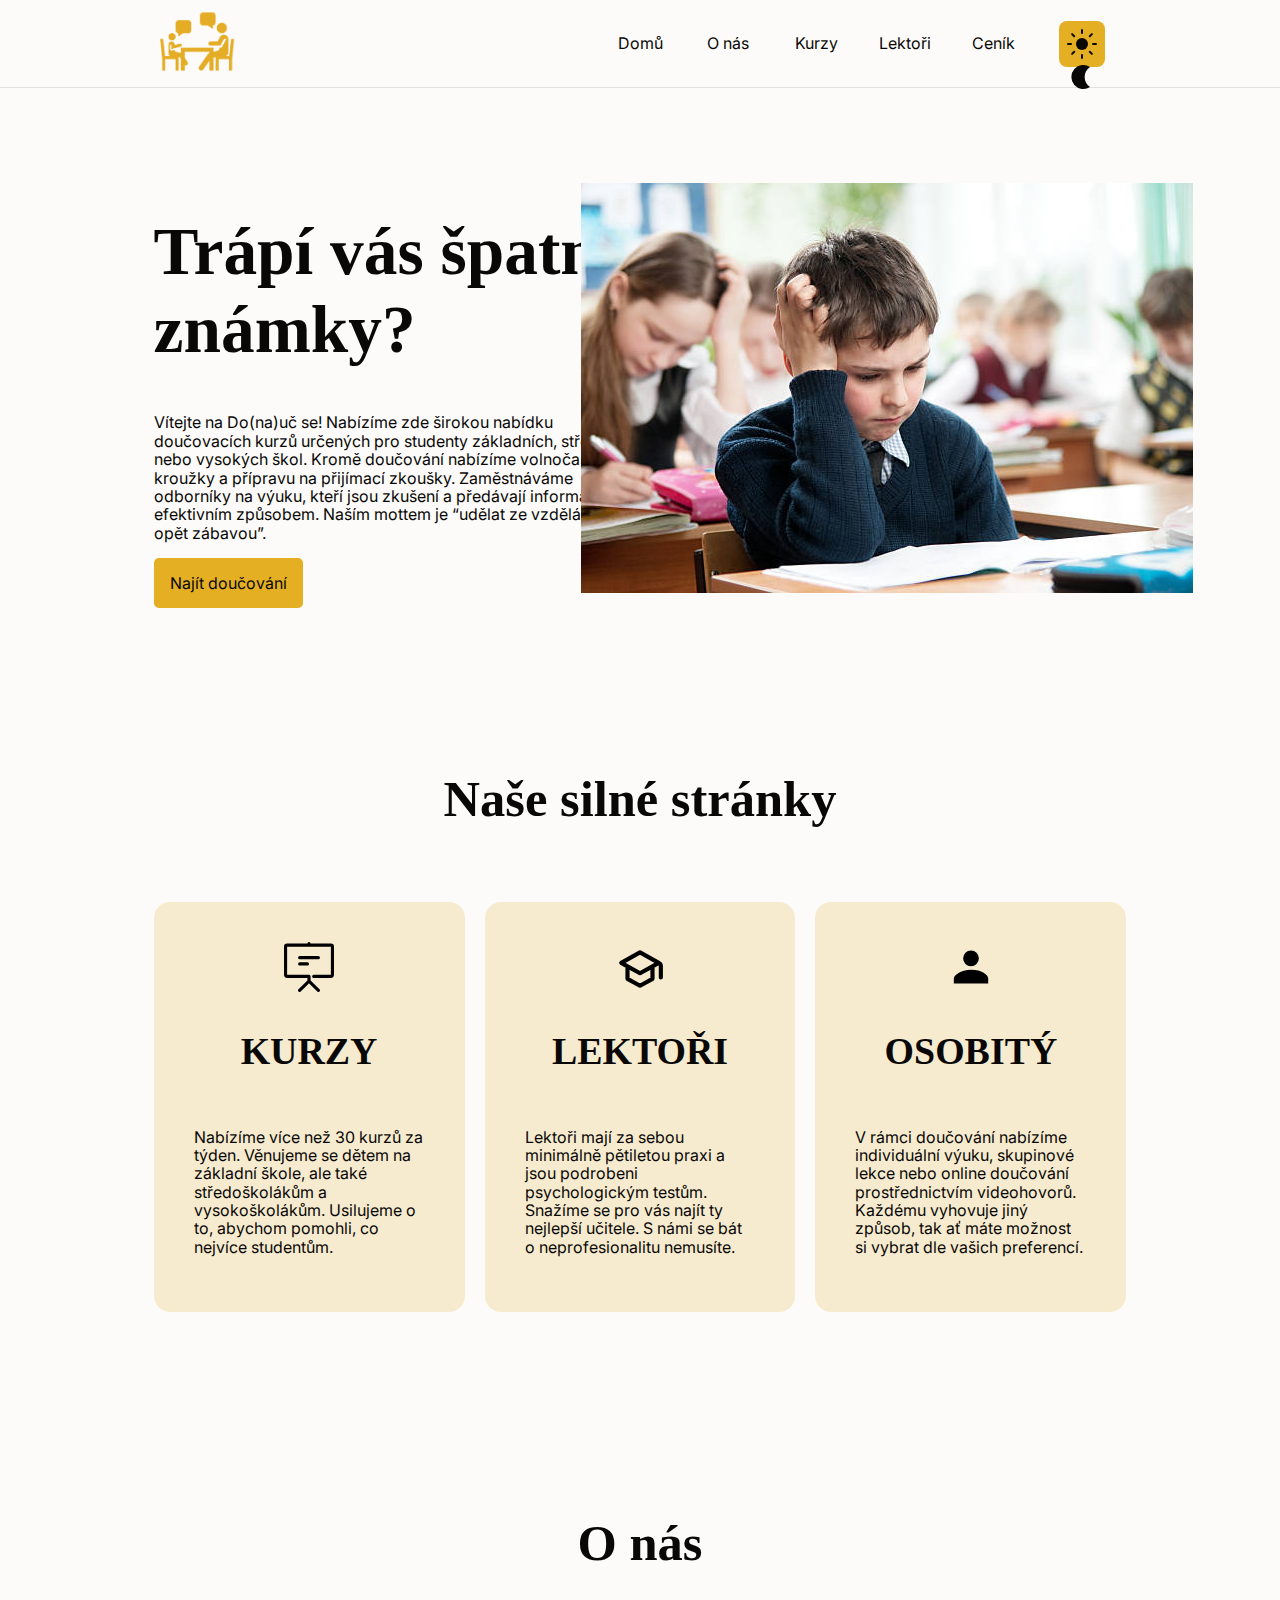
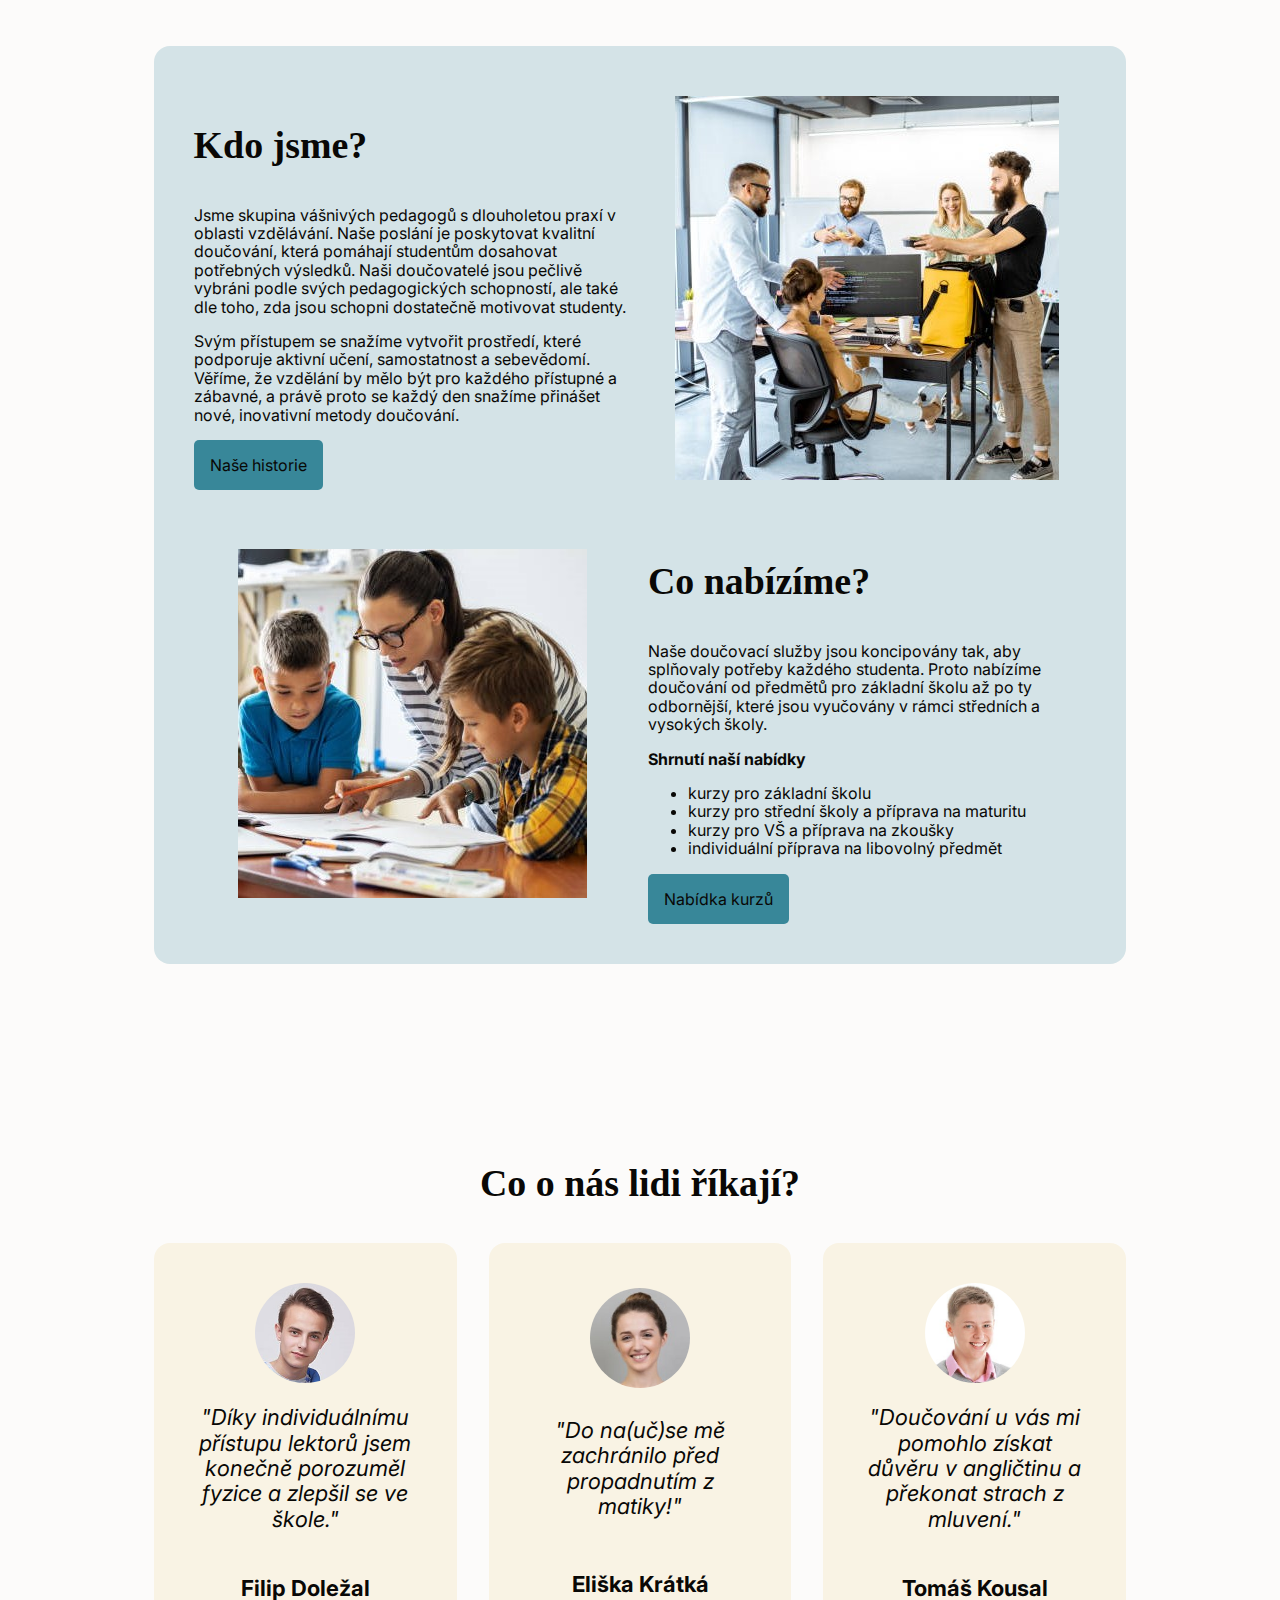
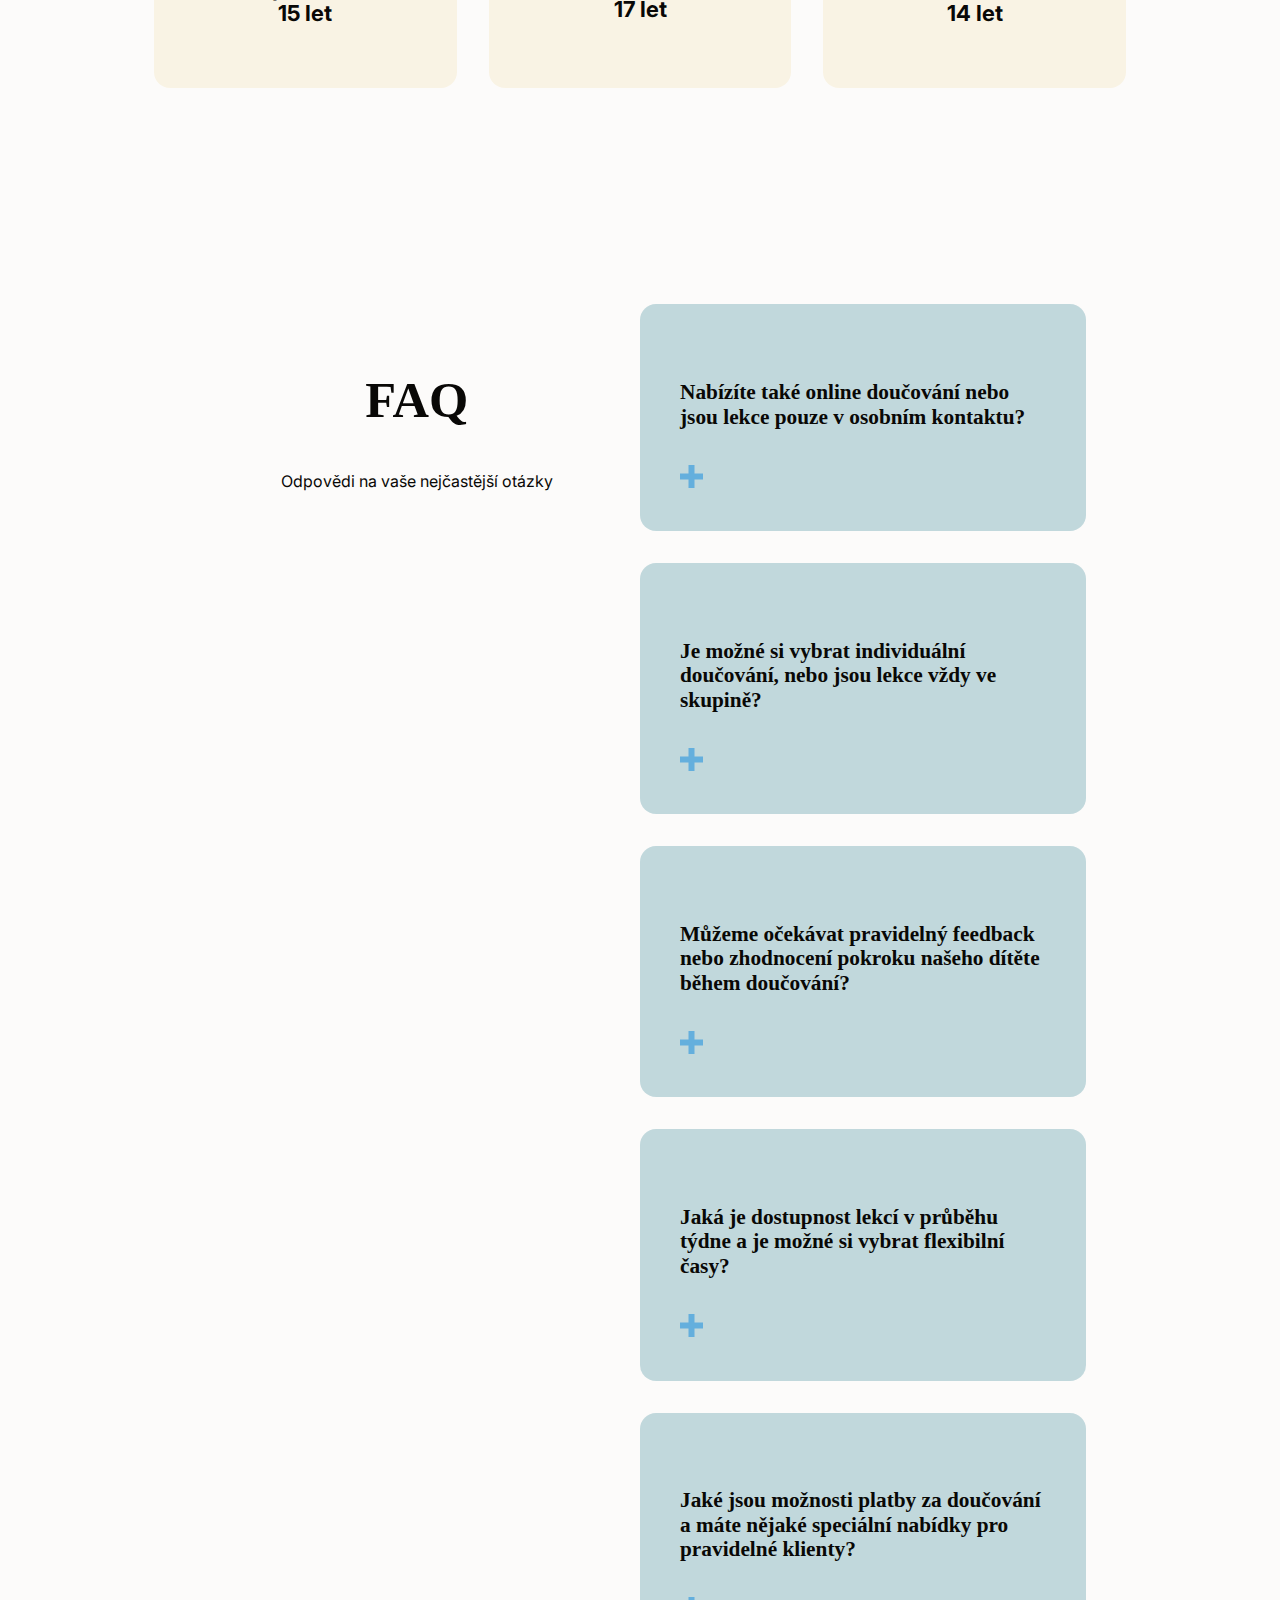
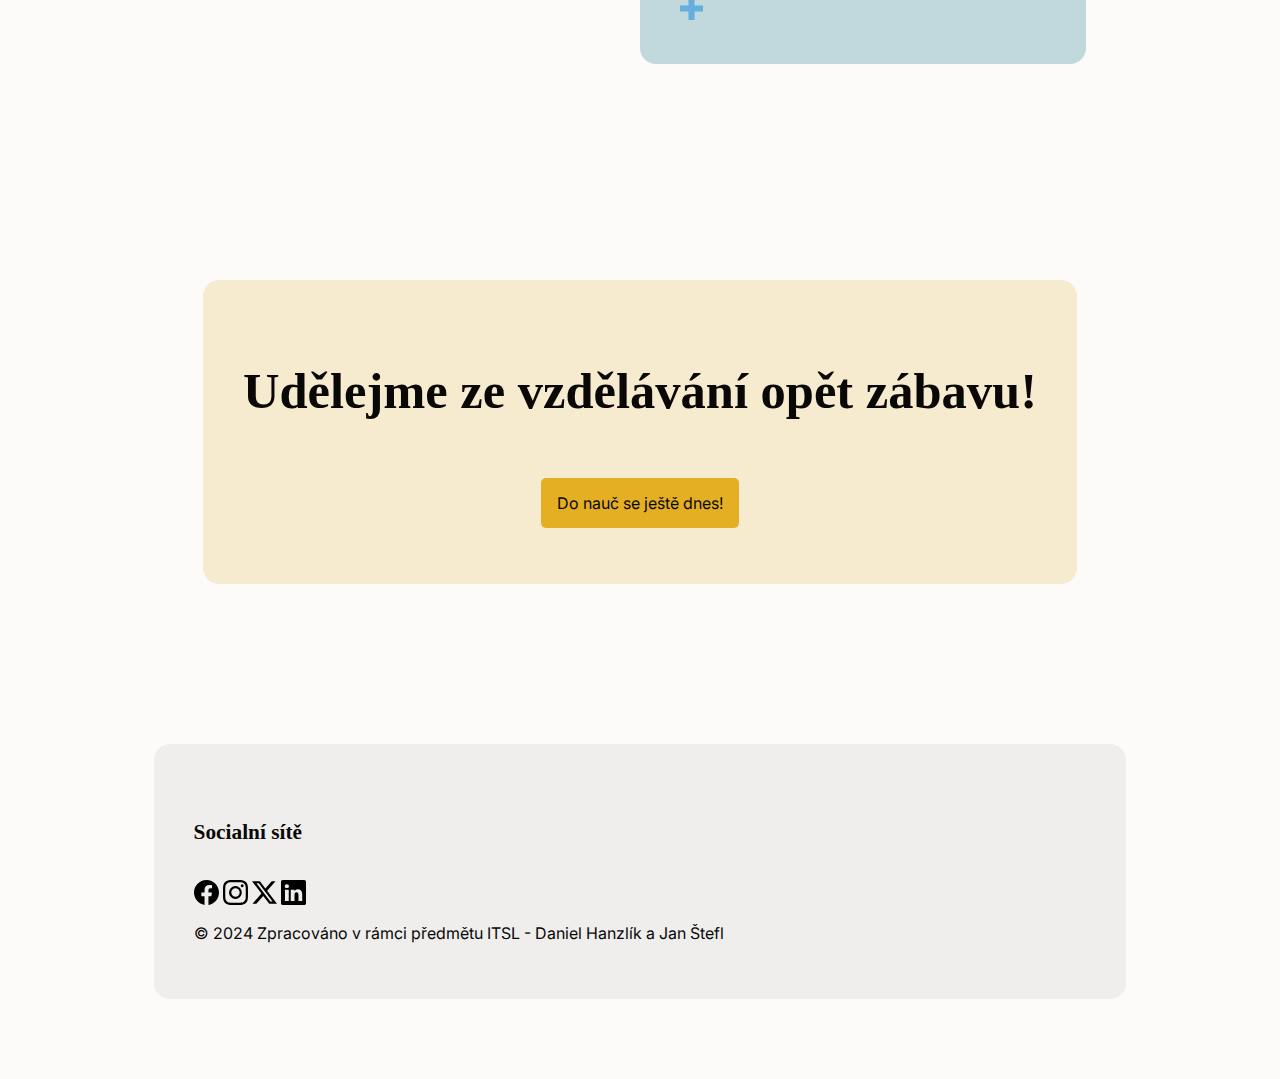
<file: index.html>
<!DOCTYPE html>
<html lang="cs">
  <head>
    <meta charset="UTF-8" />
    <meta name="viewport" content="width=device-width, initial-scale=1.0" />
    <meta name="color-scheme" content="light dark" />
    <link
      rel="apple-touch-icon"
      sizes="180x180"
      href="assets/favicon/apple-touch-icon.png"
    />
    <link
      rel="icon"
      type="image/png"
      sizes="32x32"
      href="assets/favicon/favicon-32x32.png"
    />
    <link
      rel="icon"
      type="image/png"
      sizes="16x16"
      href="assets/favicon/favicon-16x16.png"
    />
    <link rel="manifest" href="assets/favicon/site.webmanifest" />
    <link rel="stylesheet" href="assets/css/normalize.css" />
    <link rel="stylesheet" href="assets/css/font.css" />
    <link rel="stylesheet" href="assets/css/color.css" />
    <link rel="stylesheet" href="assets/css/color-class.css" />
    <link rel="stylesheet" href="assets/css/mycss.css" />
    <link rel="stylesheet" href="assets/css/index.css" />
    <title>Domů</title>
    <script src="assets/js/darkmode.js" defer></script>
    <script src="assets/js/faq-button.js" defer></script>
  </head>
  <body class="bodycontainer">
    <header class="header">
      <nav>
        <ul class="navigation">
          <li class="logo">
            <a href="index.html"
              ><img
                class="img-100"
                src="assets/img/logo/png/donaucse-bez-textu-ctverec.png"
                alt=""
            /></a>
          </li>
          <li class="home"><a href="index.html">Domů</a></li>
          <li class="about"><a href="onas.html">O nás</a></li>
          <li class="services"><a href="kurzy.html">Kurzy</a></li>
          <li class="contact"><a href="lektori.html">Lektoři</a></li>
          <li class="cenik"><a href="cenik.html">Ceník</a></li>
          <button class="darkmode" id="darkmode-btn">
            <svg width="30" height="30" id="light-icon">
              <circle cx="15" cy="15" r="6" fill="currentColor" />

              <line
                id="ray"
                stroke="currentColor"
                stroke-width="2"
                stroke-linecap="round"
                x1="15"
                y1="1"
                x2="15"
                y2="4"
              ></line>

              <use href="#ray" transform="rotate(45 15 15)" />
              <use href="#ray" transform="rotate(90 15 15)" />
              <use href="#ray" transform="rotate(135 15 15)" />
              <use href="#ray" transform="rotate(180 15 15)" />
              <use href="#ray" transform="rotate(225 15 15)" />
              <use href="#ray" transform="rotate(270 15 15)" />
              <use href="#ray" transform="rotate(315 15 15)" />
            </svg>
            <svg width="30" height="30" id="dark-icon">
              <path
                fill="currentColor"
                d="
                        M 23, 5
                        A 12 12 0 1 0 23, 25
                        A 12 12 0 0 1 23, 5"
              />
            </svg>
          </button>
        </ul>
      </nav>
    </header>

    <main class="main">
      <section class="section1">
        <div class="text1">
          <h1 class="zarovnani-vlevo">Trápí vás špatné známky?</h1>
          <p>
            Vítejte na Do(na)uč se! Nabízíme zde širokou nabídku doučovacích
            kurzů určených pro studenty základních, středních nebo vysokých
            škol. Kromě doučování nabízíme volnočasové kroužky a přípravu na
            přijímací zkoušky. Zaměstnáváme odborníky na výuku, kteří jsou
            zkušení a předávají informace efektivním způsobem. Naším mottem je
            “udělat ze vzdělávání opět zábavou”.
          </p>
          <button class="button">
            <a href="kurzy.html">Najít doučování</a>
          </button>
        </div>
        <img
          class="img1"
          src="/assets/img/fotky/domu/hero.jpg"
          alt="hero image"
        />
      </section>

      <section class="section2">
        <h2 class="nadpis2">Naše silné stránky</h2>

        <div class="text2-1 card primary20">
          <img
            class="img-50"
            src="assets/icons/blackboard-svgrepo-com.svg"
            alt=""
          />
          <h3>KURZY</h3>
          <p>
            Nabízíme více než 30 kurzů za týden. Věnujeme se dětem na základní
            škole, ale také středoškolákům a vysokoškolákům. Usilujeme o to,
            abychom pomohli, co nejvíce studentům.
          </p>
        </div>

        <div class="text2-2 card primary20">
          <img
            class="img-50"
            src="assets/icons/school-svgrepo-com.svg"
            alt=""
          />
          <h3>LEKTOŘI</h3>
          <p>
            Lektoři mají za sebou minimálně pětiletou praxi a jsou podrobeni
            psychologickým testům. Snažíme se pro vás najít ty nejlepší učitele.
            S námi se bát o neprofesionalitu nemusíte.
          </p>
        </div>

        <div class="text2-3 card primary20">
          <img
            class="img-50"
            src="assets/icons/person-svgrepo-com.svg"
            alt=""
          />
          <h3>OSOBITÝ</h3>
          <p>
            V rámci doučování nabízíme individuální výuku, skupinové lekce nebo
            online doučování prostřednictvím videohovorů. Každému vyhovuje jiný
            způsob, tak ať máte možnost si vybrat dle vašich preferencí.
          </p>
        </div>
      </section>

      <section class="section3-nadpis">
        <h2 class="nadpis3-1">O nás</h2>
        <div class="section3 obsah3-1 card secondary20">
          <div class="text3-1">
            <h3>Kdo jsme?</h3>
            <p>
              Jsme skupina vášnivých pedagogů s dlouholetou praxí v oblasti
              vzdělávání. Naše poslání je poskytovat kvalitní doučování, která
              pomáhají studentům dosahovat potřebných výsledků. Naši doučovatelé
              jsou pečlivě vybráni podle svých pedagogických schopností, ale
              také dle toho, zda jsou schopni dostatečně motivovat studenty.
            </p>
            <p>
              Svým přístupem se snažíme vytvořit prostředí, které podporuje
              aktivní učení, samostatnost a sebevědomí. Věříme, že vzdělání by
              mělo být pro každého přístupné a zábavné, a právě proto se každý
              den snažíme přinášet nové, inovativní metody doučování.
            </p>
            <button class="button-secondary">
              <a href="onas.html">Naše historie</a>
            </button>
          </div>
          <img
            class="img3-1"
            src="/assets/img/fotky/domu/kdo-jsme.jpg"
            alt="img"
          />
          <div class="text3-2">
            <h3>Co nabízíme?</h3>
            <p>
              Naše doučovací služby jsou koncipovány tak, aby splňovaly potřeby
              každého studenta. Proto nabízíme doučování od předmětů pro
              základní školu až po ty odbornější, které jsou vyučovány v rámci
              středních a vysokých školy.
            </p>
            <b><p>Shrnutí naší nabídky</p></b>
            <ul>
              <li>kurzy pro základní školu</li>
              <li>kurzy pro střední školy a příprava na maturitu</li>
              <li>kurzy pro VŠ a příprava na zkoušky</li>
              <li>individuální příprava na libovolný předmět</li>
            </ul>
            <button class="button-secondary">
              <a href="kurzy.html">Nabídka kurzů</a>
            </button>
          </div>
          <img
            class="img3-2"
            src="/assets/img/fotky/domu/co-nabizime.jpg"
            alt="img"
          />
        </div>
      </section>

      <section class="section4">
        <h3 class="podnadpis4-1">Co o nás lidi říkají?</h3>
        <div class="osoba1 card primary10 citace">
          <img
            class="img-100"
            src="/assets/img/fotky/domu/porret3.jpg"
            alt="obrazek cloveka"
          />
          <p><i> "Do na(uč)se mě zachránilo před propadnutím z matiky!" </i></p>

          <p>
            <b
              >Eliška Krátká <br />
              17 let</b
            >
          </p>
        </div>
        <div class="osoba2 card primary10 citace">
          <img
            class="img-100"
            src="/assets/img/fotky/domu/portret1.jpg"
            alt="obrazek cloveka"
          />
          <p>
            <i>
              "Díky individuálnímu přístupu lektorů jsem konečně porozuměl
              fyzice a zlepšil se ve škole."</i
            >
          </p>

          <p>
            <b
              >Filip Doležal <br />
              15 let</b
            >
          </p>
        </div>
        <div class="osoba3 card primary10 citace">
          <img
            class="img-100"
            src="/assets/img/fotky/domu/portret2.jpg"
            alt="obrazek cloveka"
          />
          <p>
            <i>
              "Doučování u vás mi pomohlo získat důvěru v angličtinu a překonat
              strach z mluvení."</i
            >
          </p>

          <p>
            <b
              >Tomáš Kousal <br />
              14 let</b
            >
          </p>
        </div>
      </section>

      <section class="section6 card">
        <div class="nadpis6-1">
          <h2>FAQ</h2>
          <p>Odpovědi na vaše nejčastější otázky</p>
        </div>

        <div class="otazka1 card secondary30 gap">
          <h5>
            Nabízíte také online doučování nebo jsou lekce pouze v osobním
            kontaktu?
          </h5>
          <button id="otazka1">
            <svg
              width="23"
              height="23"
              viewBox="0 0 23 23"
              fill="none"
              class="faq-icon"
            >
              <path
                d="M11.5 0L11.5 23"
                stroke="var(--accent)"
                stroke-width="6"
              ></path>
              <path
                d="M23 11.5L-2.38419e-07 11.5"
                stroke="var(--accent)"
                stroke-width="6"
              ></path>
            </svg>
          </button>

          <p id="odpoved1">
            Nabízíme jak osobní doučování, tak i online lekce. Pro online
            doučování využíváme interaktivní online platformu, kde studenti a
            instruktoři mohou komunikovat prostřednictvím videohovorů a sdílet
            materiály
          </p>
        </div>
        <div class="otazka2 card secondary30 gap">
          <h5>
            Je možné si vybrat individuální doučování, nebo jsou lekce vždy ve
            skupině?
          </h5>
          <button class="faq-button" id="otazka2">
            <svg
              width="23"
              height="23"
              viewBox="0 0 23 23"
              fill="none"
              class="faq-icon"
            >
              <path
                d="M11.5 0L11.5 23"
                stroke="var(--accent)"
                stroke-width="6"
              ></path>
              <path
                d="M23 11.5L-2.38419e-07 11.5"
                stroke="var(--accent)"
                stroke-width="6"
              ></path>
            </svg>
          </button>

          <p id="odpoved2">
            Stačí nám říct, zda preferujete individuální doučování nebo lekce ve
            skupině. Poté vám připravíme nabídku kurzů odpovídající vašim
            požadavkům.
          </p>
        </div>
        <div class="otazka3 card secondary30 gap">
          <h5>
            Můžeme očekávat pravidelný feedback nebo zhodnocení pokroku našeho
            dítěte během doučování?
          </h5>
          <button class="faq-button" id="otazka3">
            <svg
              width="23"
              height="23"
              viewBox="0 0 23 23"
              fill="none"
              class="faq-icon"
            >
              <path
                d="M11.5 0L11.5 23"
                stroke="var(--accent)"
                stroke-width="6"
              ></path>
              <path
                d="M23 11.5L-2.38419e-07 11.5"
                stroke="var(--accent)"
                stroke-width="6"
              ></path>
            </svg>
          </button>

          <p id="odpoved3">
            Každý student dostává pravidelný feedback od našich instruktorů.
            Během lekcí se sleduje pokrok a na konci každé lekce dostanete
            zhodnocení toho, na čem ještě pracovat a co už jste zvládli. V
            případě Vašeho zájmu Vám zhodnocení můžeme i vypisovat
          </p>
        </div>
        <div class="otazka4 card secondary30 gap">
          <h5>
            Jaká je dostupnost lekcí v průběhu týdne a je možné si vybrat
            flexibilní časy?
          </h5>
          <button class="faq-button" id="otazka4">
            <svg
              width="23"
              height="23"
              viewBox="0 0 23 23"
              fill="none"
              class="faq-icon"
            >
              <path
                d="M11.5 0L11.5 23"
                stroke="var(--accent)"
                stroke-width="6"
              ></path>
              <path
                d="M23 11.5L-2.38419e-07 11.5"
                stroke="var(--accent)"
                stroke-width="6"
              ></path>
            </svg>
          </button>

          <p id="odpoved4">
            Po domluvě s vámi se domluvíme na termínu, který vám vyhovuje. Naše
            lekce jsou k dispozici v průběhu celého týdne, takže si můžete
            vybrat časy, které vám nejlépe vyhovují.
          </p>
        </div>
        <div class="otazka5 card secondary30 gap">
          <h5>
            Jaké jsou možnosti platby za doučování a máte nějaké speciální
            nabídky pro pravidelné klienty?
          </h5>
          <button class="faq-button" id="otazka5">
            <svg
              width="23"
              height="23"
              viewBox="0 0 23 23"
              fill="none"
              class="faq-icon"
            >
              <path
                d="M11.5 0L11.5 23"
                stroke="var(--accent)"
                stroke-width="6"
              ></path>
              <path
                d="M23 11.5L-2.38419e-07 11.5"
                stroke="var(--accent)"
                stroke-width="6"
              ></path>
            </svg>
          </button>

          <p id="odpoved5">
            Platbu za doučování můžete provést buď jednorázově před každou lekcí
            nebo si můžete zakoupit balíček lekcí se slevou. Stačí nám říct,
            jaký způsob platby preferujete, a my vám připravíme fakturu nebo
            platební odkaz.
          </p>
        </div>
      </section>

      <section class="section5 card primary20">
        <h2 class="podnadpis5-1">Udělejme ze vzdělávání opět zábavu!</h2>
        <p class="tlacitko5-1 button">
          <a href="kurzy.html">Do nauč se ještě dnes!</a>
        </p>
      </section>
    </main>

    <footer class="footer card text5">
      <h5>Socialní sítě</h5>
      <img class="img-25" src="/assets/icons/facebook.svg" alt="fb" />
      <img class="img-25" src="/assets/icons/instagram.svg" alt="ig" />
      <img class="img-25" src="/assets/icons/twitter-x.svg" alt="twitter" />
      <img class="img-25" src="/assets/icons/linkedin.svg" alt="linkedin" />
      <p>
        &copy; 2024 Zpracováno v rámci předmětu ITSL - Daniel Hanzlík a Jan
        Štefl
      </p>
    </footer>
  </body>
</html>
</file>
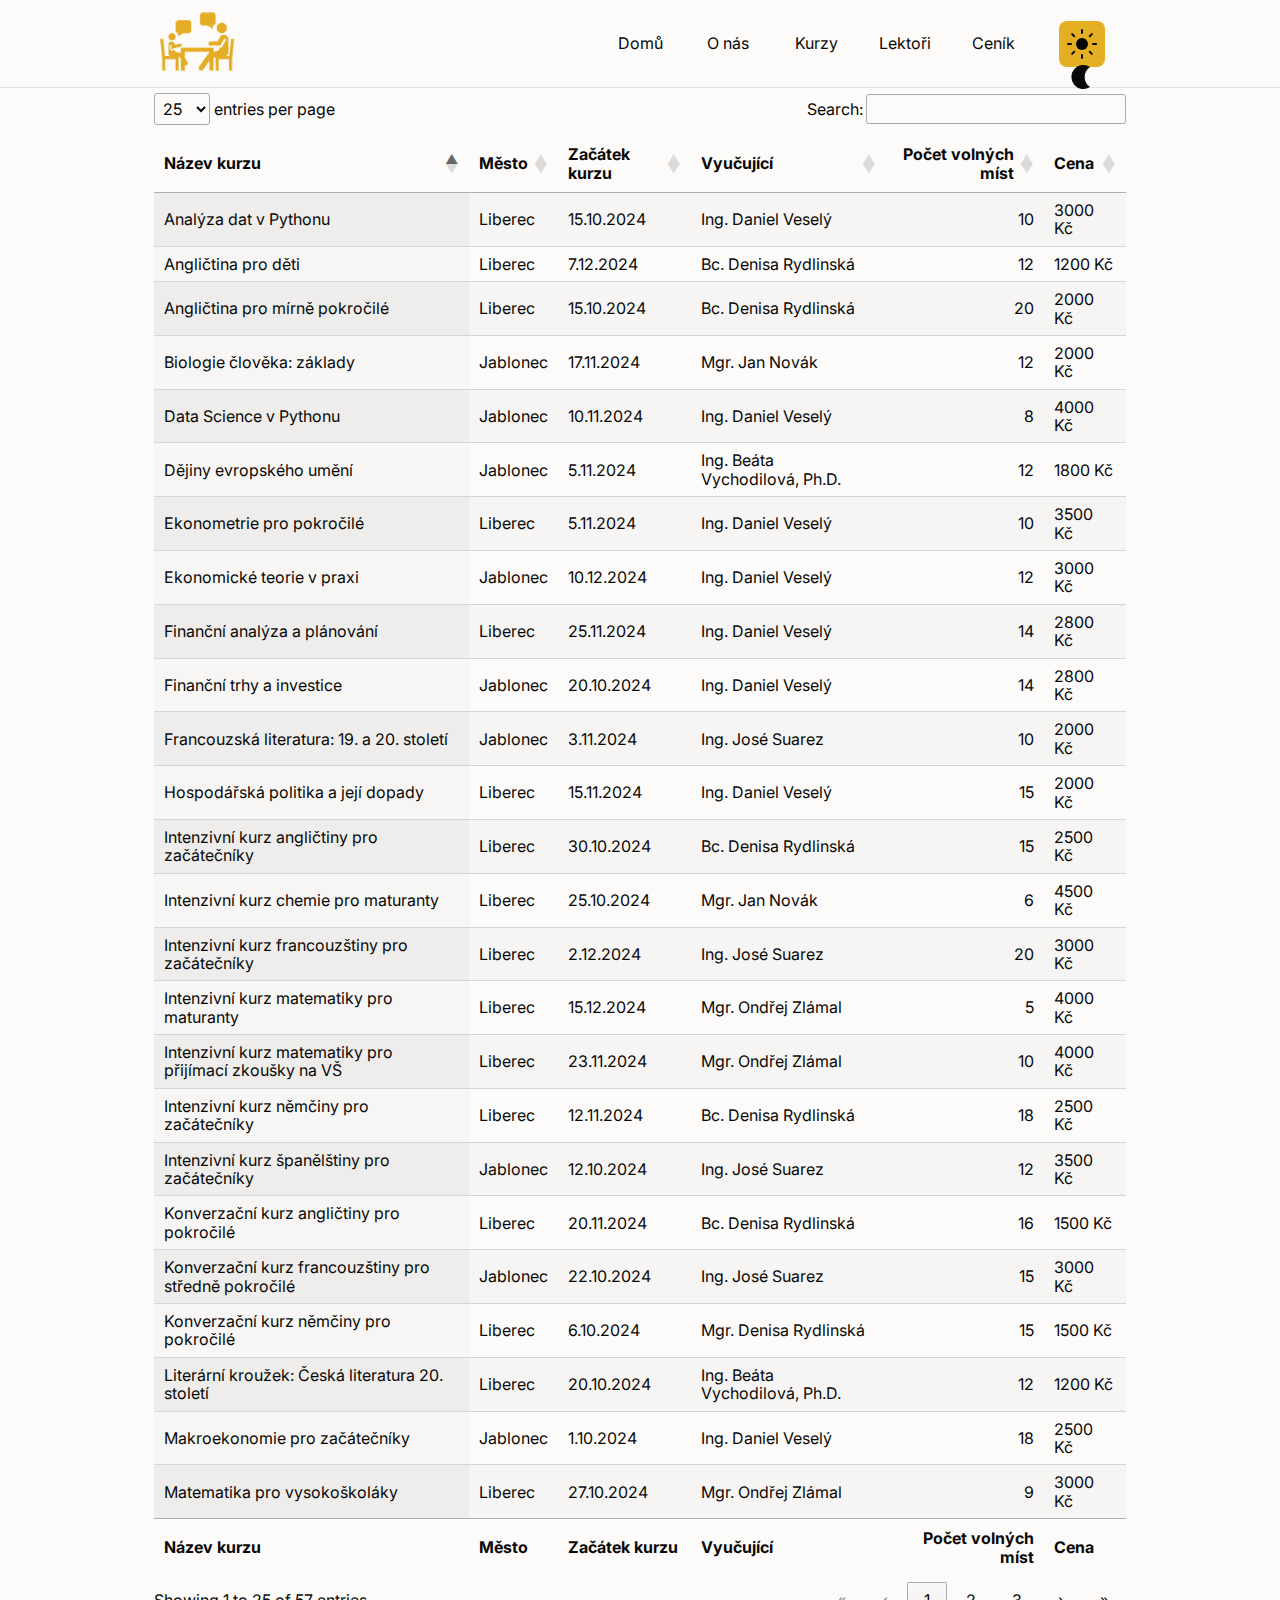
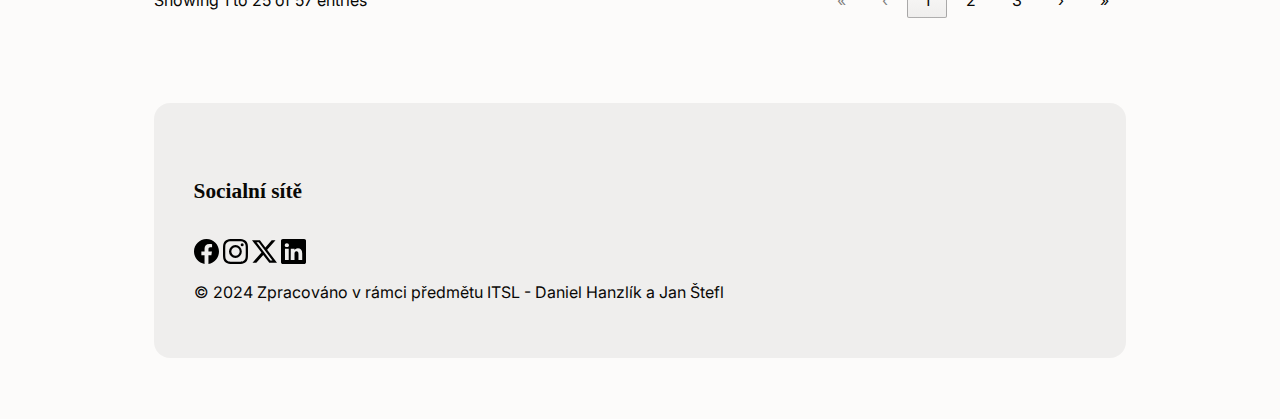
<file: cenik.html>
<!DOCTYPE html>
<html lang="cs">
  <head>
    <meta charset="UTF-8" />
    <meta name="viewport" content="width=device-width, initial-scale=1.0" />
    <meta name="color-scheme" content="light dark" />
    <link
      rel="apple-touch-icon"
      sizes="180x180"
      href="assets/favicon/apple-touch-icon.png"
    />
    <link
      rel="icon"
      type="image/png"
      sizes="32x32"
      href="assets/favicon/favicon-32x32.png"
    />
    <link
      rel="icon"
      type="image/png"
      sizes="16x16"
      href="assets/favicon/favicon-16x16.png"
    />
    <link rel="manifest" href="assets/favicon/site.webmanifest" />
    <link rel="stylesheet" href="assets/css/normalize.css" />
    <link rel="stylesheet" href="assets/css/font.css" />
    <link rel="stylesheet" href="assets/css/color.css" />
    <link rel="stylesheet" href="assets/css/color-class.css" />
    <link rel="stylesheet" href="assets/css/mycss.css" />
    <link rel="stylesheet" href="assets/css/datatables.css" />
    <title>Ceník</title>
    <script src="assets/js/darkmode.js" defer></script>
    <script src="assets/js/jquery-3.7.1.min.js" defer></script>
    <script src="assets/js/datatables.js" defer></script>
  </head>
  <body class="bodycontainer">
    <header class="header">
      <nav>
        <ul class="navigation">
          <li class="logo">
            <a href="index.html"
              ><img
                class="img-100"
                src="assets/img/logo/png/donaucse-bez-textu-ctverec.png"
                alt=""
            /></a>
          </li>
          <li class="home"><a href="index.html">Domů</a></li>
          <li class="about"><a href="onas.html">O nás</a></li>
          <li class="services"><a href="kurzy.html">Kurzy</a></li>
          <li class="contact"><a href="lektori.html">Lektoři</a></li>
          <li class="cenik"><a href="cenik.html">Ceník</a></li>
          <button class="darkmode" id="darkmode-btn">
            <svg width="30" height="30" id="light-icon">
              <circle cx="15" cy="15" r="6" fill="currentColor" />

              <line
                id="ray"
                stroke="currentColor"
                stroke-width="2"
                stroke-linecap="round"
                x1="15"
                y1="1"
                x2="15"
                y2="4"
              ></line>

              <use href="#ray" transform="rotate(45 15 15)" />
              <use href="#ray" transform="rotate(90 15 15)" />
              <use href="#ray" transform="rotate(135 15 15)" />
              <use href="#ray" transform="rotate(180 15 15)" />
              <use href="#ray" transform="rotate(225 15 15)" />
              <use href="#ray" transform="rotate(270 15 15)" />
              <use href="#ray" transform="rotate(315 15 15)" />
            </svg>
            <svg width="30" height="30" id="dark-icon">
              <path
                fill="currentColor"
                d="
                          M 23, 5
                          A 12 12 0 1 0 23, 25
                          A 12 12 0 0 1 23, 5"
              />
            </svg>
          </button>
        </ul>
      </nav>
    </header>

    <main class="main">
      <table
        id="example"
        class="display"
        style="width: 100%"
        data-page-length="25"
      >
        <thead>
          <tr>
            <th>Název kurzu</th>
            <th>Město</th>
            <th>Začátek kurzu</th>
            <th>Vyučující</th>
            <th>Počet volných míst</th>
            <th>Cena</th>
          </tr>
        </thead>
        <tbody>
          <tr>
            <td>Příprava ke státní maturitě z matematiky I.</td>
            <td>Liberec</td>
            <td>2.10.2024</td>
            <td>Mgr. Ondřej Zlámal</td>
            <td>5</td>
            <td>2500 Kč</td>
          </tr>
          <tr>
            <td>Příprava ke státní maturitě z matematiky II.</td>
            <td>Liberec</td>
            <td>3.10.2024</td>
            <td>Mgr. Ondřej Zlámal</td>
            <td>7</td>
            <td>2500 Kč</td>
          </tr>
          <tr>
            <td>Konverzační kurz němčiny pro pokročilé</td>
            <td>Liberec</td>
            <td>6.10.2024</td>
            <td>Mgr. Denisa Rydlinská</td>
            <td>15</td>
            <td>1500 Kč</td>
          </tr>
          <tr>
            <td>Příprava na DELE a DELF jazykové zkoušky</td>
            <td>Jablonec</td>
            <td>7.10.2024</td>
            <td>Ing. José Suarez</td>
            <td>10</td>
            <td>5000 Kč</td>
          </tr>
          <tr>
            <td>Česká historie v kontextu</td>
            <td>Jablonec</td>
            <td>8.10.2024</td>
            <td>Ing. Beáta Vychodilová, Ph.D.</td>
            <td>18</td>
            <td>1000 Kč</td>
          </tr>
          <tr>
            <td>Pokročilá fyzika pro maturanty</td>
            <td>Liberec</td>
            <td>10.10.2024</td>
            <td>Mgr. Ondřej Zlámal</td>
            <td>8</td>
            <td>3000 Kč</td>
          </tr>
          <tr>
            <td>Úvod do biochemie</td>
            <td>Jablonec</td>
            <td>17.10.2024</td>
            <td>Mgr. Jan Novák</td>
            <td>10</td>
            <td>4000 Kč</td>
          </tr>
          <tr>
            <td>Konverzační kurz francouzštiny pro středně pokročilé</td>
            <td>Jablonec</td>
            <td>22.10.2024</td>
            <td>Ing. José Suarez</td>
            <td>15</td>
            <td>3000 Kč</td>
          </tr>
          <tr>
            <td>Intenzivní kurz chemie pro maturanty</td>
            <td>Liberec</td>
            <td>25.10.2024</td>
            <td>Mgr. Jan Novák</td>
            <td>6</td>
            <td>4500 Kč</td>
          </tr>

          <tr>
            <td>Pokročilá fyzika pro maturanty</td>
            <td>Liberec</td>
            <td>10.10.2024</td>
            <td>Mgr. Ondřej Zlámal</td>
            <td>8</td>
            <td>3000 Kč</td>
          </tr>
          <tr>
            <td>Intenzivní kurz španělštiny pro začátečníky</td>
            <td>Jablonec</td>
            <td>12.10.2024</td>
            <td>Ing. José Suarez</td>
            <td>12</td>
            <td>3500 Kč</td>
          </tr>
          <tr>
            <td>Angličtina pro mírně pokročilé</td>
            <td>Liberec</td>
            <td>15.10.2024</td>
            <td>Bc. Denisa Rydlinská</td>
            <td>20</td>
            <td>2000 Kč</td>
          </tr>
          <tr>
            <td>Úvod do biochemie</td>
            <td>Jablonec</td>
            <td>17.10.2024</td>
            <td>Mgr. Jan Novák</td>
            <td>10</td>
            <td>4000 Kč</td>
          </tr>
          <tr>
            <td>Literární kroužek: Česká literatura 20. století</td>
            <td>Liberec</td>
            <td>20.10.2024</td>
            <td>Ing. Beáta Vychodilová, Ph.D.</td>
            <td>12</td>
            <td>1200 Kč</td>
          </tr>
          <tr>
            <td>Matematika pro vysokoškoláky</td>
            <td>Liberec</td>
            <td>27.10.2024</td>
            <td>Mgr. Ondřej Zlámal</td>
            <td>9</td>
            <td>3000 Kč</td>
          </tr>
          <tr>
            <td>Intenzivní kurz angličtiny pro začátečníky</td>
            <td>Liberec</td>
            <td>30.10.2024</td>
            <td>Bc. Denisa Rydlinská</td>
            <td>15</td>
            <td>2500 Kč</td>
          </tr>
          <tr>
            <td>Francouzská literatura: 19. a 20. století</td>
            <td>Jablonec</td>
            <td>3.11.2024</td>
            <td>Ing. José Suarez</td>
            <td>10</td>
            <td>2000 Kč</td>
          </tr>
          <tr>
            <td>Dějiny evropského umění</td>
            <td>Jablonec</td>
            <td>5.11.2024</td>
            <td>Ing. Beáta Vychodilová, Ph.D.</td>
            <td>12</td>
            <td>1800 Kč</td>
          </tr>
          <tr>
            <td>Moderní fyzika: kvantová mechanika</td>
            <td>Liberec</td>
            <td>7.11.2024</td>
            <td>Mgr. Ondřej Zlámal</td>
            <td>6</td>
            <td>3500 Kč</td>
          </tr>
          <tr>
            <td>Španělština pro pokročilé</td>
            <td>Jablonec</td>
            <td>9.11.2024</td>
            <td>Ing. José Suarez</td>
            <td>14</td>
            <td>3000 Kč</td>
          </tr>
          <tr>
            <td>Intenzivní kurz němčiny pro začátečníky</td>
            <td>Liberec</td>
            <td>12.11.2024</td>
            <td>Bc. Denisa Rydlinská</td>
            <td>18</td>
            <td>2500 Kč</td>
          </tr>
          <tr>
            <td>Vývoj českého jazyka</td>
            <td>Liberec</td>
            <td>15.11.2024</td>
            <td>Ing. Beáta Vychodilová, Ph.D.</td>
            <td>10</td>
            <td>1500 Kč</td>
          </tr>
          <tr>
            <td>Biologie člověka: základy</td>
            <td>Jablonec</td>
            <td>17.11.2024</td>
            <td>Mgr. Jan Novák</td>
            <td>12</td>
            <td>2000 Kč</td>
          </tr>
          <tr>
            <td>Konverzační kurz angličtiny pro pokročilé</td>
            <td>Liberec</td>
            <td>20.11.2024</td>
            <td>Bc. Denisa Rydlinská</td>
            <td>16</td>
            <td>1500 Kč</td>
          </tr>
          <tr>
            <td>Intenzivní kurz matematiky pro přijímací zkoušky na VŠ</td>
            <td>Liberec</td>
            <td>23.11.2024</td>
            <td>Mgr. Ondřej Zlámal</td>
            <td>10</td>
            <td>4000 Kč</td>
          </tr>
          <tr>
            <td>Španělská kultura a historie</td>
            <td>Jablonec</td>
            <td>25.11.2024</td>
            <td>Ing. José Suarez</td>
            <td>8</td>
            <td>2500 Kč</td>
          </tr>
          <tr>
            <td>Středověká česká literatura</td>
            <td>Liberec</td>
            <td>27.11.2024</td>
            <td>Ing. Beáta Vychodilová, Ph.D.</td>
            <td>14</td>
            <td>1500 Kč</td>
          </tr>
          <tr>
            <td>Základy chemie pro středoškoláky</td>
            <td>Jablonec</td>
            <td>29.11.2024</td>
            <td>Mgr. Jan Novák</td>
            <td>18</td>
            <td>2500 Kč</td>
          </tr>
          <tr>
            <td>Intenzivní kurz francouzštiny pro začátečníky</td>
            <td>Liberec</td>
            <td>2.12.2024</td>
            <td>Ing. José Suarez</td>
            <td>20</td>
            <td>3000 Kč</td>
          </tr>
          <tr>
            <td>Česká gramatika pro cizince</td>
            <td>Liberec</td>
            <td>5.12.2024</td>
            <td>Ing. Beáta Vychodilová, Ph.D.</td>
            <td>15</td>
            <td>2000 Kč</td>
          </tr>
          <tr>
            <td>Angličtina pro děti</td>
            <td>Liberec</td>
            <td>7.12.2024</td>
            <td>Bc. Denisa Rydlinská</td>
            <td>12</td>
            <td>1200 Kč</td>
          </tr>
          <tr>
            <td>Příprava na zkoušku z biologie pro VŠ</td>
            <td>Jablonec</td>
            <td>9.12.2024</td>
            <td>Mgr. Jan Novák</td>
            <td>10</td>
            <td>3500 Kč</td>
          </tr>
          <tr>
            <td>Pokročilý kurz němčiny pro obchodníky</td>
            <td>Liberec</td>
            <td>12.12.2024</td>
            <td>Bc. Denisa Rydlinská</td>
            <td>10</td>
            <td>3000 Kč</td>
          </tr>
          <tr>
            <td>Intenzivní kurz matematiky pro maturanty</td>
            <td>Liberec</td>
            <td>15.12.2024</td>
            <td>Mgr. Ondřej Zlámal</td>
            <td>5</td>
            <td>4000 Kč</td>
          </tr>
          <tr>
            <td>Španělská konverzace pro pokročilé</td>
            <td>Jablonec</td>
            <td>17.12.2024</td>
            <td>Ing. José Suarez</td>
            <td>18</td>
            <td>2000 Kč</td>
          </tr>
          <tr>
            <td>České dějiny: renesance a baroko</td>
            <td>Liberec</td>
            <td>19.12.2024</td>
            <td>Ing. Beáta Vychodilová, Ph.D.</td>
            <td>14</td>
            <td>1500 Kč</td>
          </tr>
          <tr>
            <td>Základy mikrobiologie</td>
            <td>Jablonec</td>
            <td>21.12.2024</td>
            <td>Mgr. Jan Novák</td>
            <td>10</td>
            <td>3000 Kč</td>
          </tr>

          <tr>
            <td>Úvod do programování v Pythonu</td>
            <td>Liberec</td>
            <td>5.9.2024</td>
            <td>Ing. Daniel Veselý</td>
            <td>10</td>
            <td>3000 Kč</td>
          </tr>
          <tr>
            <td>Webové programování v JavaScriptu</td>
            <td>Liberec</td>
            <td>10.9.2024</td>
            <td>Ing. Daniel Veselý</td>
            <td>12</td>
            <td>3500 Kč</td>
          </tr>
          <tr>
            <td>Základy programování v Javě</td>
            <td>Jablonec</td>
            <td>15.9.2024</td>
            <td>Ing. Daniel Veselý</td>
            <td>8</td>
            <td>3200 Kč</td>
          </tr>
          <tr>
            <td>Pokročilé techniky programování v C++</td>
            <td>Jablonec</td>
            <td>20.9.2024</td>
            <td>Ing. Daniel Veselý</td>
            <td>6</td>
            <td>4000 Kč</td>
          </tr>
          <tr>
            <td>Úvod do ekonomie</td>
            <td>Liberec</td>
            <td>25.9.2024</td>
            <td>Ing. Daniel Veselý</td>
            <td>15</td>
            <td>2000 Kč</td>
          </tr>
          <tr>
            <td>Makroekonomie pro začátečníky</td>
            <td>Jablonec</td>
            <td>1.10.2024</td>
            <td>Ing. Daniel Veselý</td>
            <td>18</td>
            <td>2500 Kč</td>
          </tr>
          <tr>
            <td>Mikroekonomie: základní principy</td>
            <td>Liberec</td>
            <td>5.10.2024</td>
            <td>Ing. Daniel Veselý</td>
            <td>12</td>
            <td>2200 Kč</td>
          </tr>
          <tr>
            <td>Programování mobilních aplikací</td>
            <td>Jablonec</td>
            <td>10.10.2024</td>
            <td>Ing. Daniel Veselý</td>
            <td>8</td>
            <td>3500 Kč</td>
          </tr>
          <tr>
            <td>Analýza dat v Pythonu</td>
            <td>Liberec</td>
            <td>15.10.2024</td>
            <td>Ing. Daniel Veselý</td>
            <td>10</td>
            <td>3000 Kč</td>
          </tr>
          <tr>
            <td>Finanční trhy a investice</td>
            <td>Jablonec</td>
            <td>20.10.2024</td>
            <td>Ing. Daniel Veselý</td>
            <td>14</td>
            <td>2800 Kč</td>
          </tr>
          <tr>
            <td>Programování webových aplikací v PHP</td>
            <td>Liberec</td>
            <td>25.10.2024</td>
            <td>Ing. Daniel Veselý</td>
            <td>9</td>
            <td>3300 Kč</td>
          </tr>
          <tr>
            <td>Úvod do databázových systémů</td>
            <td>Jablonec</td>
            <td>30.10.2024</td>
            <td>Ing. Daniel Veselý</td>
            <td>12</td>
            <td>3000 Kč</td>
          </tr>
          <tr>
            <td>Ekonometrie pro pokročilé</td>
            <td>Liberec</td>
            <td>5.11.2024</td>
            <td>Ing. Daniel Veselý</td>
            <td>10</td>
            <td>3500 Kč</td>
          </tr>
          <tr>
            <td>Data Science v Pythonu</td>
            <td>Jablonec</td>
            <td>10.11.2024</td>
            <td>Ing. Daniel Veselý</td>
            <td>8</td>
            <td>4000 Kč</td>
          </tr>
          <tr>
            <td>Hospodářská politika a její dopady</td>
            <td>Liberec</td>
            <td>15.11.2024</td>
            <td>Ing. Daniel Veselý</td>
            <td>15</td>
            <td>2000 Kč</td>
          </tr>
          <tr>
            <td>Programování v R pro analýzu dat</td>
            <td>Jablonec</td>
            <td>20.11.2024</td>
            <td>Ing. Daniel Veselý</td>
            <td>10</td>
            <td>3200 Kč</td>
          </tr>
          <tr>
            <td>Finanční analýza a plánování</td>
            <td>Liberec</td>
            <td>25.11.2024</td>
            <td>Ing. Daniel Veselý</td>
            <td>14</td>
            <td>2800 Kč</td>
          </tr>
          <tr>
            <td>Pokročilé databázové techniky</td>
            <td>Jablonec</td>
            <td>30.11.2024</td>
            <td>Ing. Daniel Veselý</td>
            <td>8</td>
            <td>3500 Kč</td>
          </tr>
          <tr>
            <td>Úvod do machine learning</td>
            <td>Liberec</td>
            <td>5.12.2024</td>
            <td>Ing. Daniel Veselý</td>
            <td>10</td>
            <td>4000 Kč</td>
          </tr>
          <tr>
            <td>Ekonomické teorie v praxi</td>
            <td>Jablonec</td>
            <td>10.12.2024</td>
            <td>Ing. Daniel Veselý</td>
            <td>12</td>
            <td>3000 Kč</td>
          </tr>
        </tbody>
        <tfoot>
          <tr>
            <th>Název kurzu</th>
            <th>Město</th>
            <th>Začátek kurzu</th>
            <th>Vyučující</th>
            <th>Počet volných míst</th>
            <th>Cena</th>
          </tr>
        </tfoot>
      </table>
    </main>

    <footer class="footer card text5">
      <h5>Socialní sítě</h5>
      <img class="img-25" src="/assets/icons/facebook.svg" alt="fb" />
      <img class="img-25" src="/assets/icons/instagram.svg" alt="ig" />
      <img class="img-25" src="/assets/icons/twitter-x.svg" alt="twitter" />
      <img class="img-25" src="/assets/icons/linkedin.svg" alt="linkedin" />
      <p>
        &copy; 2024 Zpracováno v rámci předmětu ITSL - Daniel Hanzlík a Jan
        Štefl
      </p>
    </footer>
  </body>
</html>
</file>
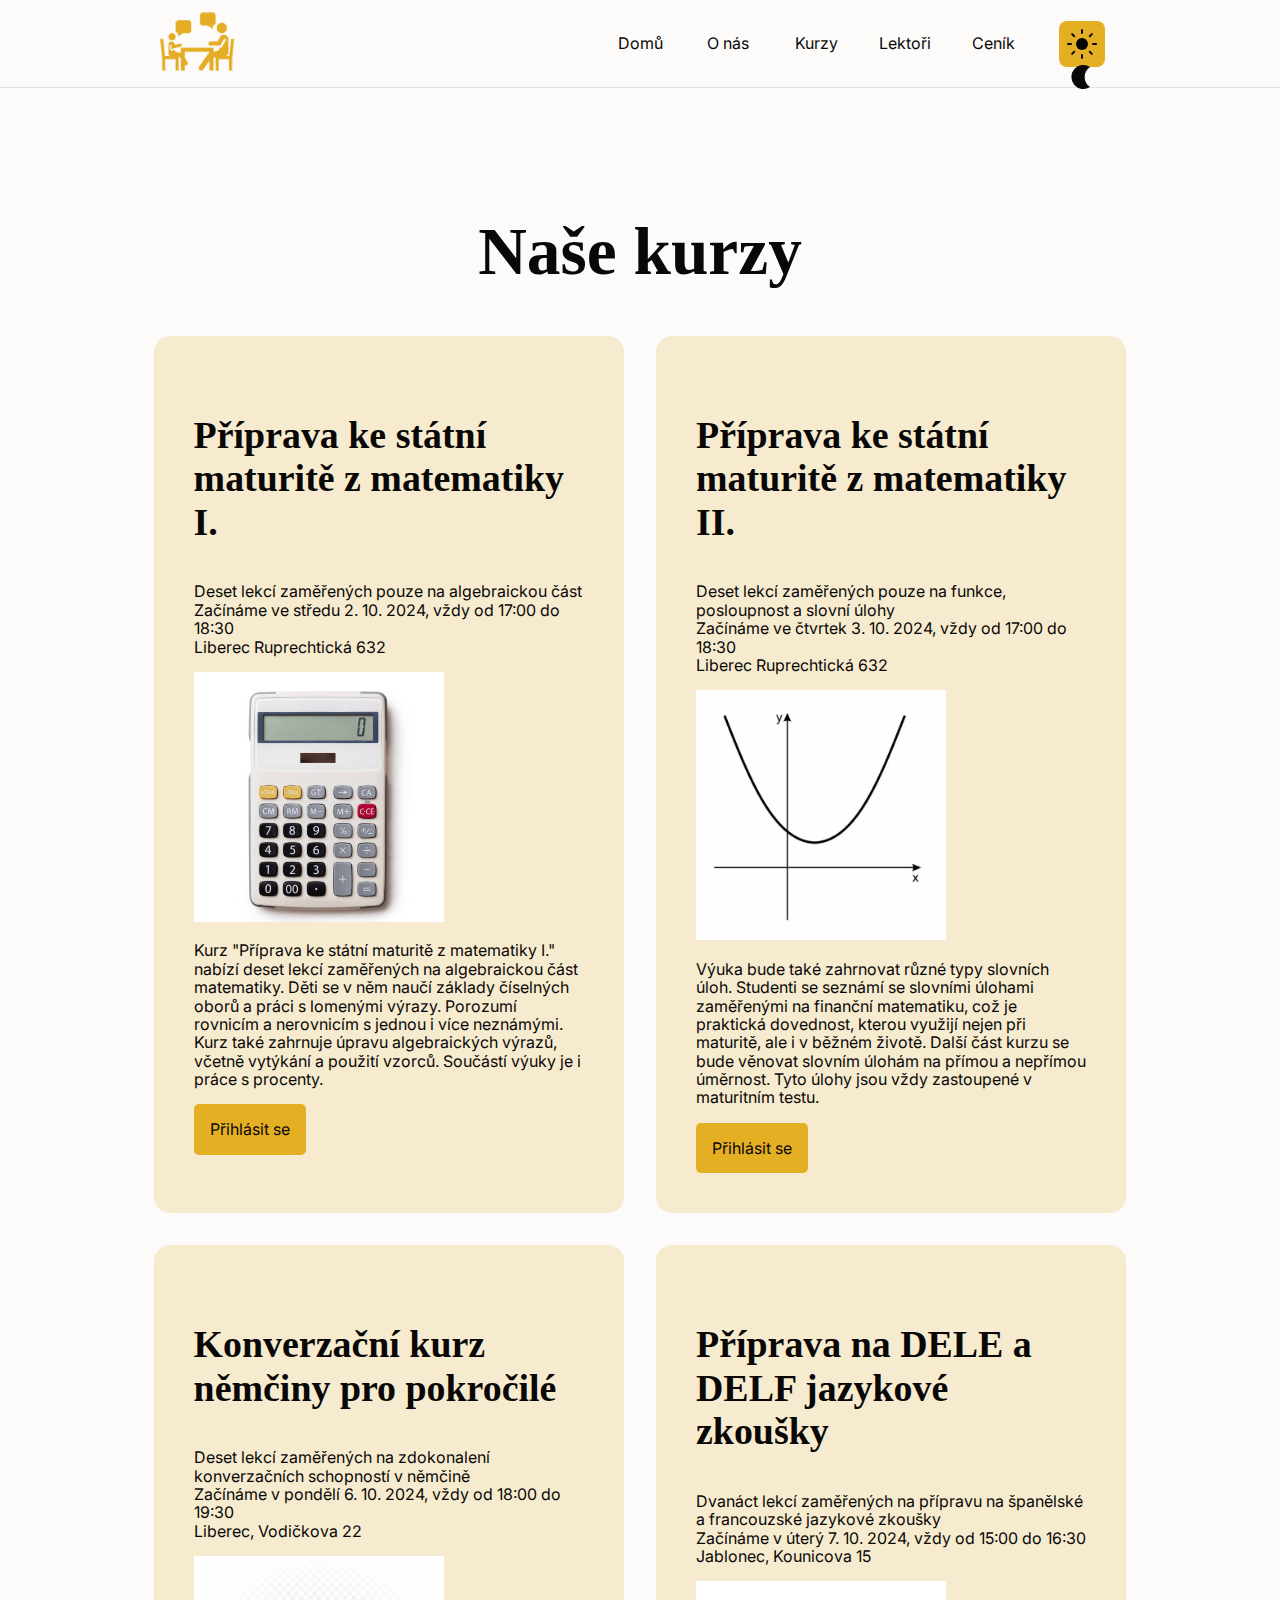
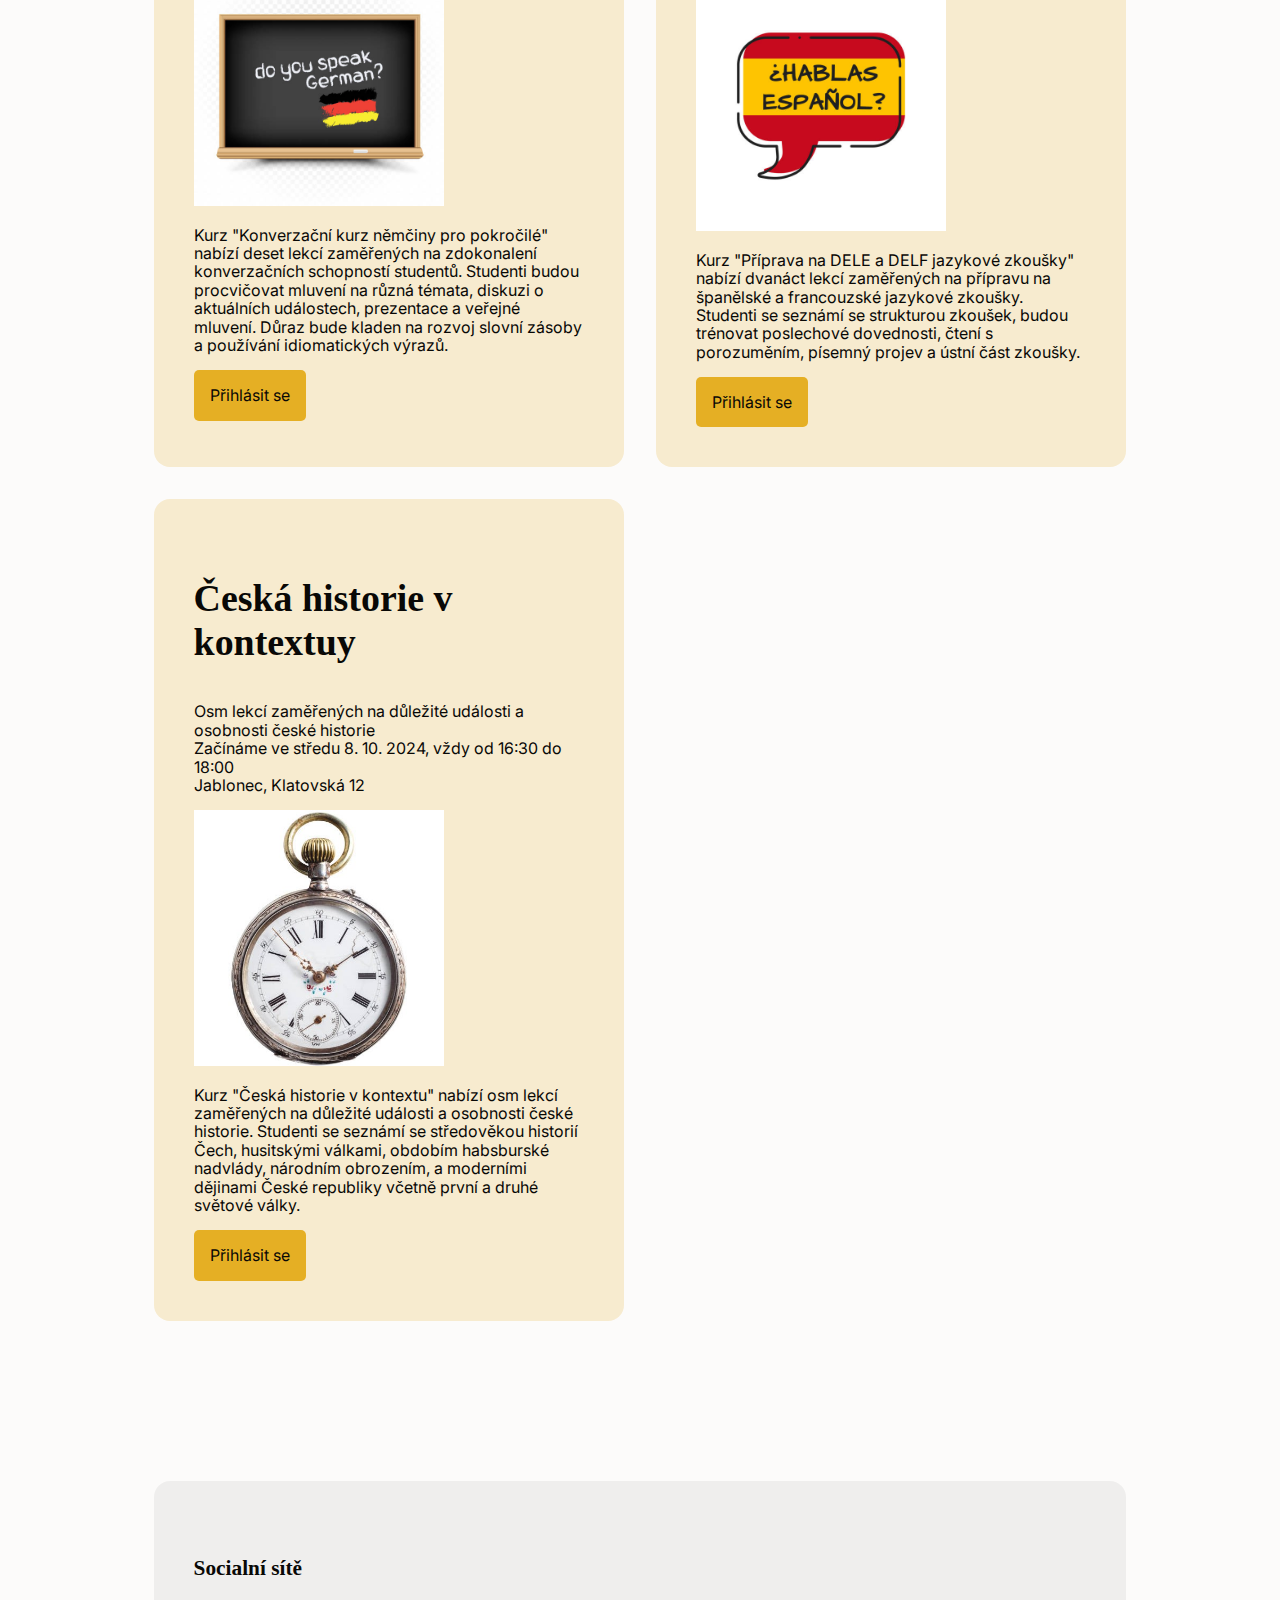
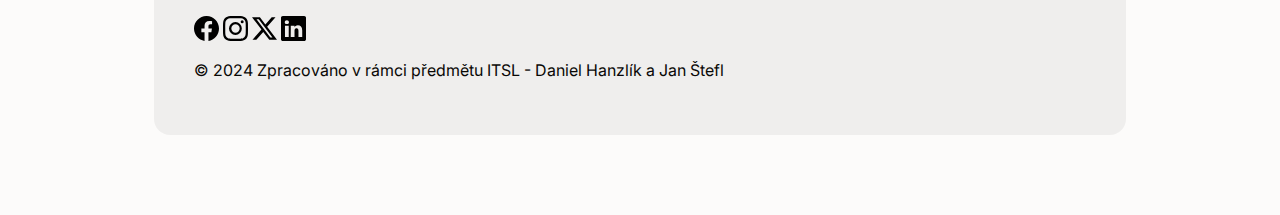
<file: kurzy.html>
<!DOCTYPE html>
<html lang="cs">
  <head>
    <meta charset="UTF-8" />
    <meta name="viewport" content="width=device-width, initial-scale=1.0" />
    <meta name="color-scheme" content="light dark" />
    <link
      rel="apple-touch-icon"
      sizes="180x180"
      href="assets/favicon/apple-touch-icon.png"
    />
    <link
      rel="icon"
      type="image/png"
      sizes="32x32"
      href="assets/favicon/favicon-32x32.png"
    />
    <link
      rel="icon"
      type="image/png"
      sizes="16x16"
      href="assets/favicon/favicon-16x16.png"
    />
    <link rel="manifest" href="assets/favicon/site.webmanifest" />
    <link rel="stylesheet" href="assets/css/normalize.css" />
    <link rel="stylesheet" href="assets/css/font.css" />
    <link rel="stylesheet" href="assets/css/color.css" />
    <link rel="stylesheet" href="assets/css/color-class.css" />
    <link rel="stylesheet" href="assets/css/mycss.css" />
    <link rel="stylesheet" href="assets/css/kurzy.css" />
    <title>Kurzy</title>
    <script src="assets/js/darkmode.js" defer></script>
  </head>
  <body class="bodycontainer">
    <header class="header">
      <nav>
        <ul class="navigation">
          <li class="logo">
            <a href="index.html"
              ><img
                class="img-100"
                src="assets/img/logo/png/donaucse-bez-textu-ctverec.png"
                alt=""
            /></a>
          </li>
          <li class="home"><a href="index.html">Domů</a></li>
          <li class="about"><a href="onas.html">O nás</a></li>
          <li class="services"><a href="kurzy.html">Kurzy</a></li>
          <li class="contact"><a href="lektori.html">Lektoři</a></li>
          <li class="cenik"><a href="cenik.html">Ceník</a></li>
          <button class="darkmode" id="darkmode-btn">
            <svg width="30" height="30" id="light-icon">
              <circle cx="15" cy="15" r="6" fill="currentColor" />

              <line
                id="ray"
                stroke="currentColor"
                stroke-width="2"
                stroke-linecap="round"
                x1="15"
                y1="1"
                x2="15"
                y2="4"
              ></line>

              <use href="#ray" transform="rotate(45 15 15)" />
              <use href="#ray" transform="rotate(90 15 15)" />
              <use href="#ray" transform="rotate(135 15 15)" />
              <use href="#ray" transform="rotate(180 15 15)" />
              <use href="#ray" transform="rotate(225 15 15)" />
              <use href="#ray" transform="rotate(270 15 15)" />
              <use href="#ray" transform="rotate(315 15 15)" />
            </svg>
            <svg width="30" height="30" id="dark-icon">
              <path
                fill="currentColor"
                d="
                        M 23, 5
                        A 12 12 0 1 0 23, 25
                        A 12 12 0 0 1 23, 5"
              />
            </svg>
          </button>
        </ul>
      </nav>
    </header>

    <main class="main">
      <section>
        <h1>Naše kurzy</h1>
        <div class="kurzy">
          <div class="card primary20">
            <h3>Příprava ke státní maturitě z matematiky I.</h3>
            <p>
              Deset lekcí zaměřených pouze na algebraickou část <br />
              Začínáme ve středu 2. 10. 2024, vždy od 17:00 do 18:30 <br />
              Liberec Ruprechtická 632
            </p>
            <img
              class="img-250"
              src="/assets/img/fotky/kurzy/matika1.jpg"
              alt=""
            />
            <p>
              Kurz "Příprava ke státní maturitě z matematiky I." nabízí deset
              lekcí zaměřených na algebraickou část matematiky. Děti se v něm
              naučí základy číselných oborů a práci s lomenými výrazy. Porozumí
              rovnicím a nerovnicím s jednou i více neznámými. Kurz také
              zahrnuje úpravu algebraických výrazů, včetně vytýkání a použití
              vzorců. Součástí výuky je i práce s procenty.
            </p>
            <button class="button">
              <a href="prihlaska.html">Přihlásit se</a>
            </button>
          </div>

          <div class="card primary20">
            <h3>Příprava ke státní maturitě z matematiky II.</h3>
            <p>
              Deset lekcí zaměřených pouze na funkce, posloupnost a slovní úlohy
              <br />
              Začínáme ve čtvrtek 3. 10. 2024, vždy od 17:00 do 18:30 <br />
              Liberec Ruprechtická 632
            </p>
            <img
              class="img-250"
              src="/assets/img/fotky/kurzy/matika2.jpg"
              alt=""
            />
            <p>
              Výuka bude také zahrnovat různé typy slovních úloh. Studenti se
              seznámí se slovními úlohami zaměřenými na finanční matematiku, což
              je praktická dovednost, kterou využijí nejen při maturitě, ale i v
              běžném životě. Další část kurzu se bude věnovat slovním úlohám na
              přímou a nepřímou úměrnost. Tyto úlohy jsou vždy zastoupené v
              maturitním testu.
            </p>
            <button class="button">
              <a href="prihlaska.html">Přihlásit se</a>
            </button>
          </div>

          <div class="card primary20">
            <h3>Konverzační kurz němčiny pro pokročilé</h3>
            <p>
              Deset lekcí zaměřených na zdokonalení konverzačních schopností v
              němčině <br />
              Začínáme v pondělí 6. 10. 2024, vždy od 18:00 do 19:30 <br />
              Liberec, Vodičkova 22
            </p>
            <img
              class="img-250"
              src="/assets/img/fotky/kurzy/nemcina.jpg"
              alt=""
            />
            <p>
              Kurz "Konverzační kurz němčiny pro pokročilé" nabízí deset lekcí
              zaměřených na zdokonalení konverzačních schopností studentů.
              Studenti budou procvičovat mluvení na různá témata, diskuzi o
              aktuálních událostech, prezentace a veřejné mluvení. Důraz bude
              kladen na rozvoj slovní zásoby a používání idiomatických výrazů.
            </p>
            <button class="button">
              <a href="prihlaska.html">Přihlásit se</a>
            </button>
          </div>

          <div class="card primary20">
            <h3>Příprava na DELE a DELF jazykové zkoušky</h3>
            <p>
              Dvanáct lekcí zaměřených na přípravu na španělské a francouzské
              jazykové zkoušky<br />
              Začínáme v úterý 7. 10. 2024, vždy od 15:00 do 16:30 <br />
              Jablonec, Kounicova 15
            </p>
            <img
              class="img-250"
              src="/assets/img/fotky/kurzy/delf.jpg"
              alt=""
            />
            <p>
              Kurz "Příprava na DELE a DELF jazykové zkoušky" nabízí dvanáct
              lekcí zaměřených na přípravu na španělské a francouzské jazykové
              zkoušky. Studenti se seznámí se strukturou zkoušek, budou trénovat
              poslechové dovednosti, čtení s porozuměním, písemný projev a ústní
              část zkoušky.
            </p>
            <button class="button">
              <a href="prihlaska.html">Přihlásit se</a>
            </button>
          </div>

          <div class="card primary20">
            <h3>Česká historie v kontextuy</h3>
            <p>
              Osm lekcí zaměřených na důležité události a osobnosti české
              historie
              <br />
              Začínáme ve středu 8. 10. 2024, vždy od 16:30 do 18:00 <br />
              Jablonec, Klatovská 12
            </p>
            <img
              class="img-250"
              src="/assets/img/fotky/kurzy/dejepis.jpg"
              alt=""
            />
            <p>
              Kurz "Česká historie v kontextu" nabízí osm lekcí zaměřených na
              důležité události a osobnosti české historie. Studenti se seznámí
              se středověkou historií Čech, husitskými válkami, obdobím
              habsburské nadvlády, národním obrozením, a moderními dějinami
              České republiky včetně první a druhé světové války.
            </p>
            <button class="button">
              <a href="prihlaska.html">Přihlásit se</a>
            </button>
          </div>
        </div>
      </section>
    </main>

    <footer class="footer card text5">
      <h5>Socialní sítě</h5>
      <img class="img-25" src="/assets/icons/facebook.svg" alt="fb" />
      <img class="img-25" src="/assets/icons/instagram.svg" alt="ig" />
      <img class="img-25" src="/assets/icons/twitter-x.svg" alt="twitter" />
      <img class="img-25" src="/assets/icons/linkedin.svg" alt="linkedin" />
      <p>
        &copy; 2024 Zpracováno v rámci předmětu ITSL - Daniel Hanzlík a Jan
        Štefl
      </p>
    </footer>
  </body>
</html>
</file>
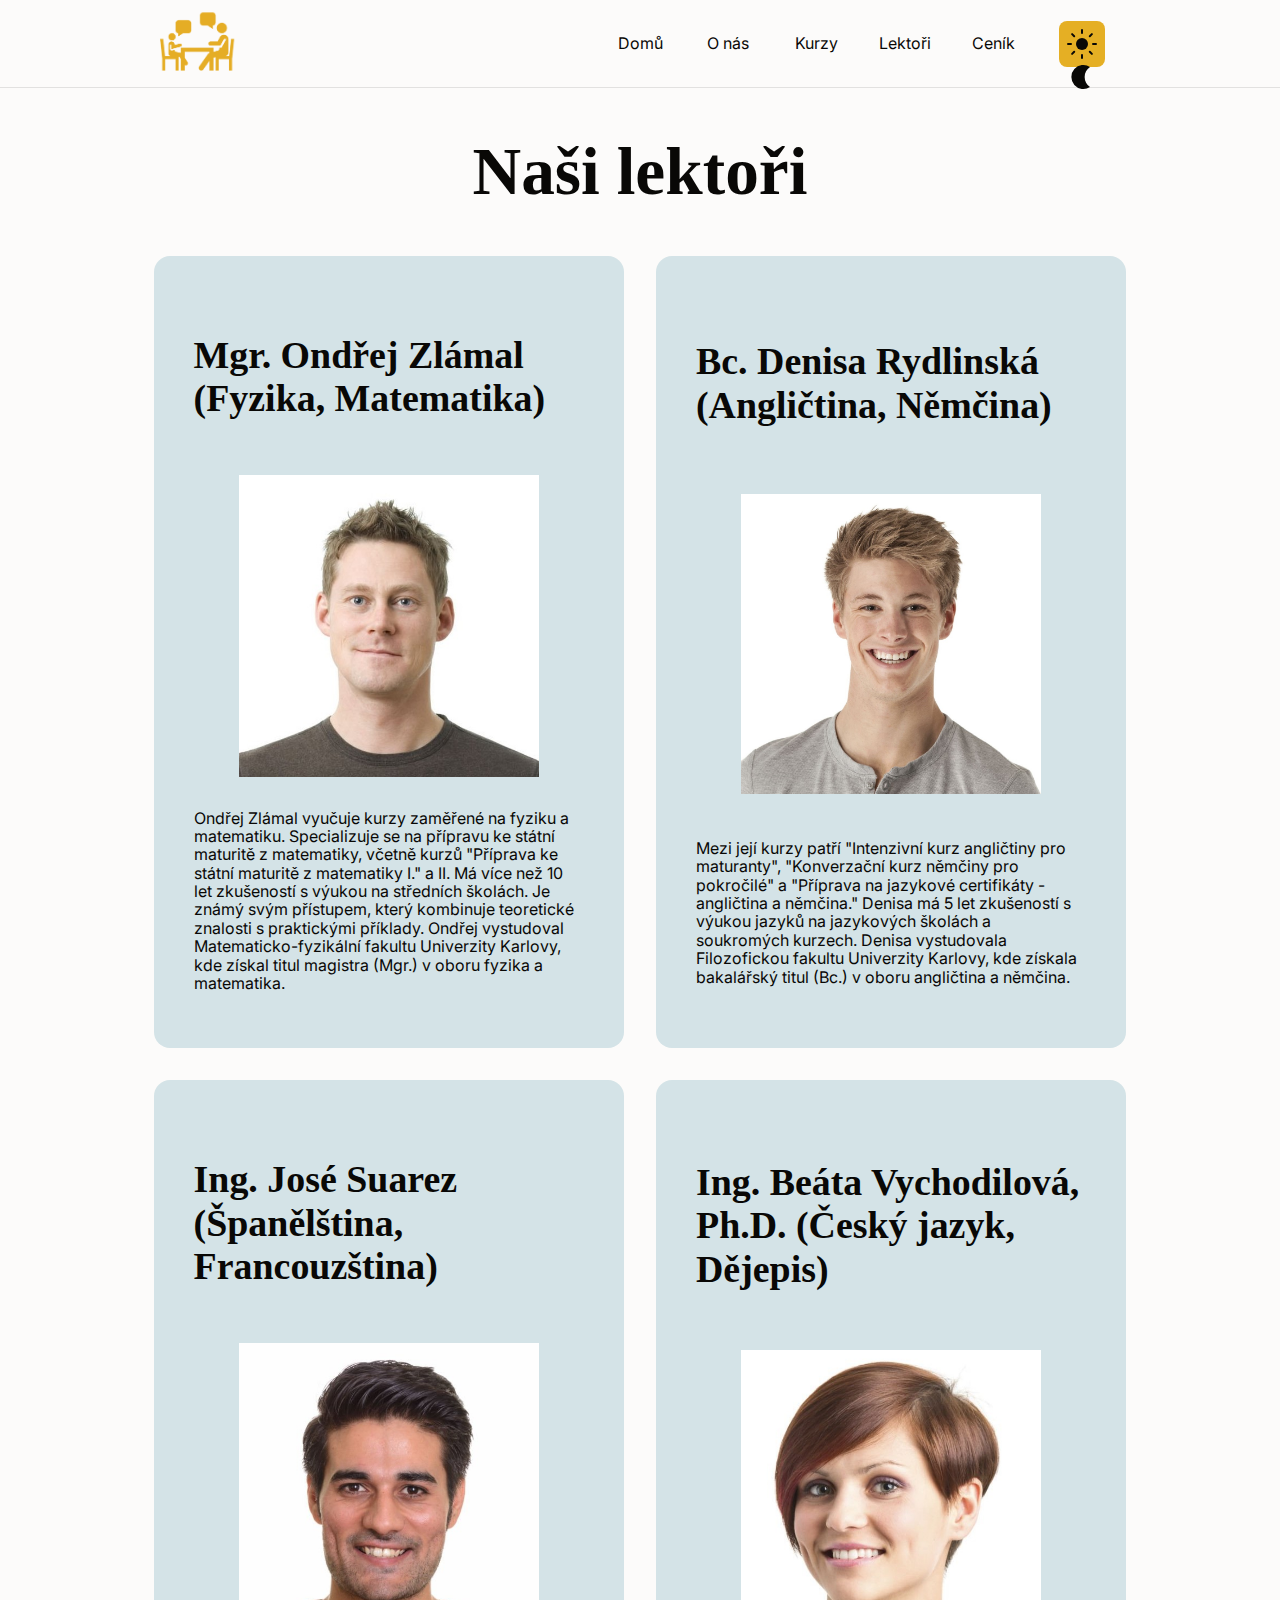
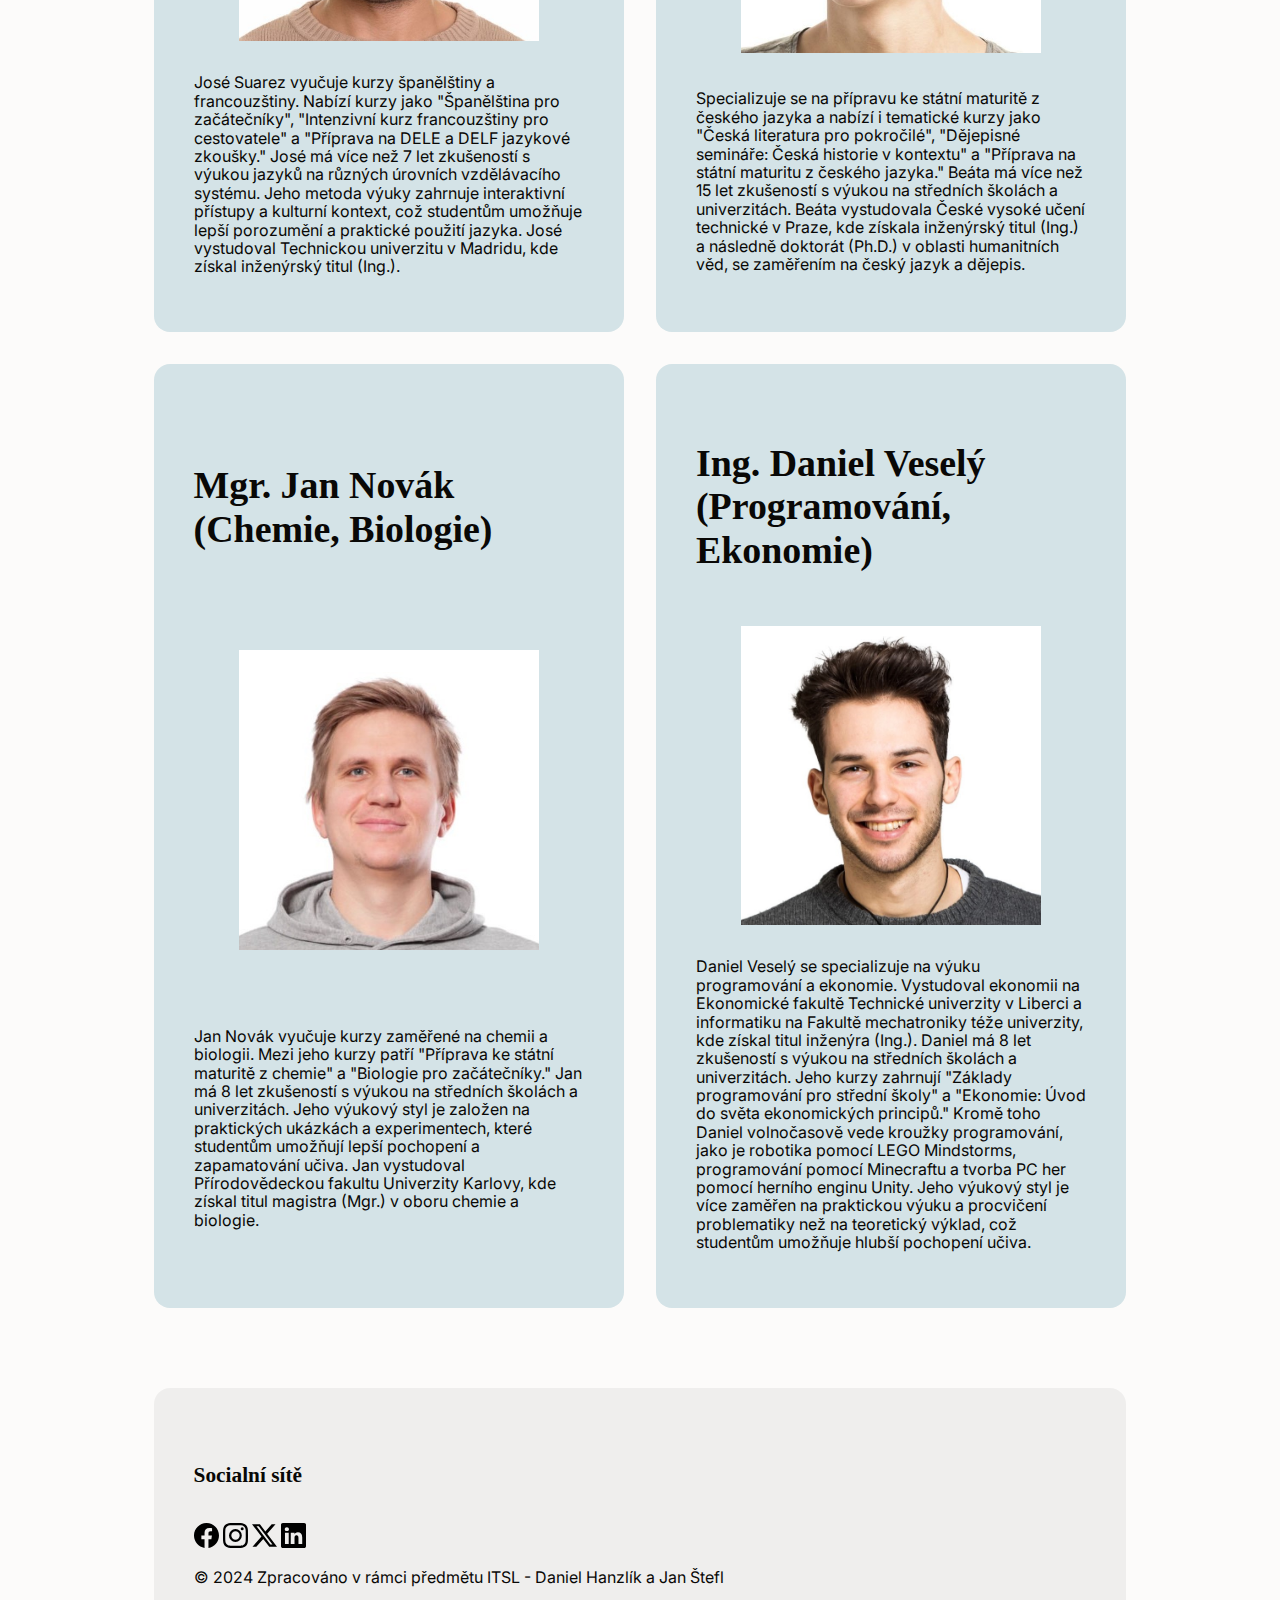
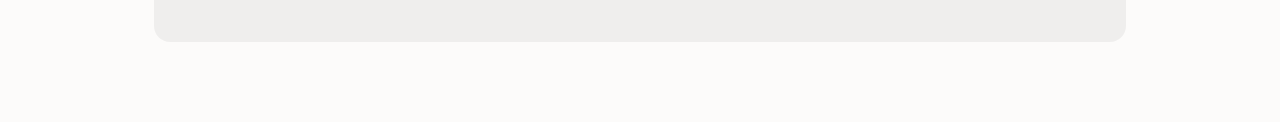
<file: lektori.html>
<!DOCTYPE html>
<html lang="cs">
  <head>
    <meta charset="UTF-8" />
    <meta name="viewport" content="width=device-width, initial-scale=1.0" />
    <meta name="color-scheme" content="light dark" />
    <link
      rel="apple-touch-icon"
      sizes="180x180"
      href="assets/favicon/apple-touch-icon.png"
    />
    <link
      rel="icon"
      type="image/png"
      sizes="32x32"
      href="assets/favicon/favicon-32x32.png"
    />
    <link
      rel="icon"
      type="image/png"
      sizes="16x16"
      href="assets/favicon/favicon-16x16.png"
    />
    <link rel="manifest" href="assets/favicon/site.webmanifest" />
    <link rel="stylesheet" href="assets/css/normalize.css" />
    <link rel="stylesheet" href="assets/css/font.css" />
    <link rel="stylesheet" href="assets/css/color.css" />
    <link rel="stylesheet" href="assets/css/color-class.css" />
    <link rel="stylesheet" href="assets/css/mycss.css" />
    <link rel="stylesheet" href="assets/css/lektori.css" />
    <title>Lektoři</title>
    <script src="assets/js/darkmode.js" defer></script>
  </head>
  <body class="bodycontainer">
    <header class="header">
      <nav>
        <ul class="navigation">
          <li class="logo">
            <a href="index.html"
              ><img
                class="img-100"
                src="assets/img/logo/png/donaucse-bez-textu-ctverec.png"
                alt=""
            /></a>
          </li>
          <li class="home"><a href="index.html">Domů</a></li>
          <li class="about"><a href="onas.html">O nás</a></li>
          <li class="services"><a href="kurzy.html">Kurzy</a></li>
          <li class="contact"><a href="lektori.html">Lektoři</a></li>
          <li class="cenik"><a href="cenik.html">Ceník</a></li>
          <button class="darkmode" id="darkmode-btn">
            <svg width="30" height="30" id="light-icon">
              <circle cx="15" cy="15" r="6" fill="currentColor" />

              <line
                id="ray"
                stroke="currentColor"
                stroke-width="2"
                stroke-linecap="round"
                x1="15"
                y1="1"
                x2="15"
                y2="4"
              ></line>

              <use href="#ray" transform="rotate(45 15 15)" />
              <use href="#ray" transform="rotate(90 15 15)" />
              <use href="#ray" transform="rotate(135 15 15)" />
              <use href="#ray" transform="rotate(180 15 15)" />
              <use href="#ray" transform="rotate(225 15 15)" />
              <use href="#ray" transform="rotate(270 15 15)" />
              <use href="#ray" transform="rotate(315 15 15)" />
            </svg>
            <svg width="30" height="30" id="dark-icon">
              <path
                fill="currentColor"
                d="
                        M 23, 5
                        A 12 12 0 1 0 23, 25
                        A 12 12 0 0 1 23, 5"
              />
            </svg>
          </button>
        </ul>
      </nav>
    </header>

    <main class="main">
      <h1>Naši lektoři</h1>
      <div class="lektori">
        <div class="card secondary20">
          <h3>Mgr. Ondřej Zlámal (Fyzika, Matematika)</h3>
          <img
            class="img-300"
            src="/assets/img/fotky/lektori/CHLAP1.jpg"
            alt="lektor"
          />
          <p>
            Ondřej Zlámal vyučuje kurzy zaměřené na fyziku a matematiku.
            Specializuje se na přípravu ke státní maturitě z matematiky, včetně
            kurzů "Příprava ke státní maturitě z matematiky I." a II. Má více
            než 10 let zkušeností s výukou na středních školách. Je známý svým
            přístupem, který kombinuje teoretické znalosti s praktickými
            příklady. Ondřej vystudoval Matematicko-fyzikální fakultu Univerzity
            Karlovy, kde získal titul magistra (Mgr.) v oboru fyzika a
            matematika.
          </p>
        </div>

        <div class="card secondary20">
          <h3>Bc. Denisa Rydlinská (Angličtina, Němčina)</h3>
          <img
            class="img-300"
            src="/assets/img/fotky/lektori/CHLAP2.jpg"
            alt="lektor"
          />
          <p>
            Mezi její kurzy patří "Intenzivní kurz angličtiny pro maturanty",
            "Konverzační kurz němčiny pro pokročilé" a "Příprava na jazykové
            certifikáty - angličtina a němčina." Denisa má 5 let zkušeností s
            výukou jazyků na jazykových školách a soukromých kurzech. Denisa
            vystudovala Filozofickou fakultu Univerzity Karlovy, kde získala
            bakalářský titul (Bc.) v oboru angličtina a němčina.
          </p>
        </div>

        <div class="card secondary20">
          <h3>Ing. José Suarez (Španělština, Francouzština)</h3>
          <img
            class="img-300"
            src="/assets/img/fotky/lektori/jose.jpg"
            alt="lektor"
          />
          <p>
            José Suarez vyučuje kurzy španělštiny a francouzštiny. Nabízí kurzy
            jako "Španělština pro začátečníky", "Intenzivní kurz francouzštiny
            pro cestovatele" a "Příprava na DELE a DELF jazykové zkoušky." José
            má více než 7 let zkušeností s výukou jazyků na různých úrovních
            vzdělávacího systému. Jeho metoda výuky zahrnuje interaktivní
            přístupy a kulturní kontext, což studentům umožňuje lepší porozumění
            a praktické použití jazyka. José vystudoval Technickou univerzitu v
            Madridu, kde získal inženýrský titul (Ing.).
          </p>
        </div>

        <div class="card secondary20">
          <h3>Ing. Beáta Vychodilová, Ph.D. (Český jazyk, Dějepis)</h3>
          <img
            class="img-300"
            src="/assets/img/fotky/lektori/beata.jpg"
            alt="lektor"
          />
          <p>
            Specializuje se na přípravu ke státní maturitě z českého jazyka a
            nabízí i tematické kurzy jako "Česká literatura pro pokročilé",
            "Dějepisné semináře: Česká historie v kontextu" a "Příprava na
            státní maturitu z českého jazyka." Beáta má více než 15 let
            zkušeností s výukou na středních školách a univerzitách. Beáta
            vystudovala České vysoké učení technické v Praze, kde získala
            inženýrský titul (Ing.) a následně doktorát (Ph.D.) v oblasti
            humanitních věd, se zaměřením na český jazyk a dějepis.
          </p>
        </div>

        <div class="card secondary20">
          <h3>Mgr. Jan Novák (Chemie, Biologie)</h3>
          <img
            class="img-300"
            src="/assets/img/fotky/lektori/CHLAP3.jpg"
            alt="lektor"
          />
          <p>
            Jan Novák vyučuje kurzy zaměřené na chemii a biologii. Mezi jeho
            kurzy patří "Příprava ke státní maturitě z chemie" a "Biologie pro
            začátečníky." Jan má 8 let zkušeností s výukou na středních školách
            a univerzitách. Jeho výukový styl je založen na praktických ukázkách
            a experimentech, které studentům umožňují lepší pochopení a
            zapamatování učiva. Jan vystudoval Přírodovědeckou fakultu
            Univerzity Karlovy, kde získal titul magistra (Mgr.) v oboru chemie
            a biologie.
          </p>
        </div>

        <div class="card secondary20">
          <h3>Ing. Daniel Veselý (Programování, Ekonomie)</h3>
          <img
            class="img-300"
            src="/assets/img/fotky/lektori/CHLAP4.jpg"
            alt="lektor"
          />
          <p>
            Daniel Veselý se specializuje na výuku programování a ekonomie.
            Vystudoval ekonomii na Ekonomické fakultě Technické univerzity v
            Liberci a informatiku na Fakultě mechatroniky téže univerzity, kde
            získal titul inženýra (Ing.). Daniel má 8 let zkušeností s výukou na
            středních školách a univerzitách. Jeho kurzy zahrnují "Základy
            programování pro střední školy" a "Ekonomie: Úvod do světa
            ekonomických principů." Kromě toho Daniel volnočasově vede kroužky
            programování, jako je robotika pomocí LEGO Mindstorms, programování
            pomocí Minecraftu a tvorba PC her pomocí herního enginu Unity. Jeho
            výukový styl je více zaměřen na praktickou výuku a procvičení
            problematiky než na teoretický výklad, což studentům umožňuje hlubší
            pochopení učiva.
          </p>
        </div>
      </div>
    </main>
    <footer class="footer card text5">
      <h5>Socialní sítě</h5>
      <img class="img-25" src="/assets/icons/facebook.svg" alt="fb" />
      <img class="img-25" src="/assets/icons/instagram.svg" alt="ig" />
      <img class="img-25" src="/assets/icons/twitter-x.svg" alt="twitter" />
      <img class="img-25" src="/assets/icons/linkedin.svg" alt="linkedin" />
      <p>
        &copy; 2024 Zpracováno v rámci předmětu ITSL - Daniel Hanzlík a Jan
        Štefl
      </p>
    </footer>
  </body>
</html>
</file>
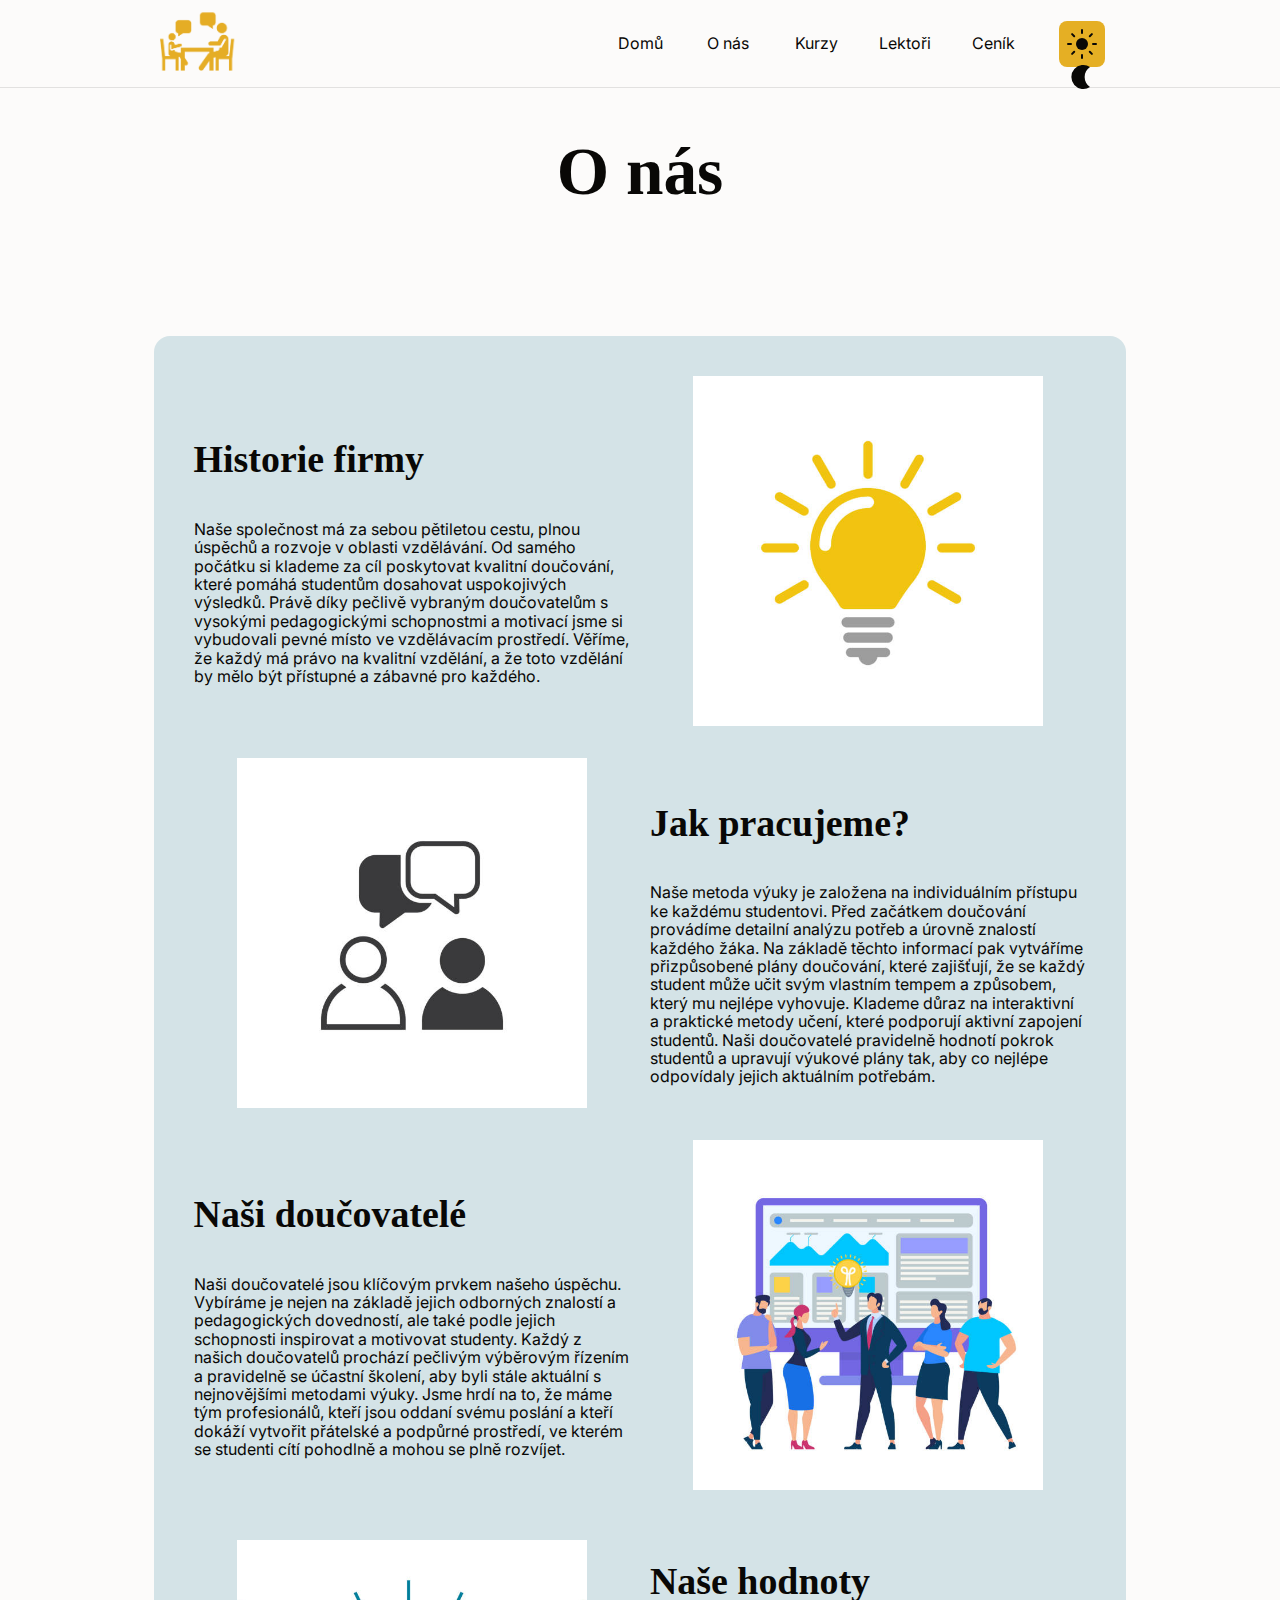
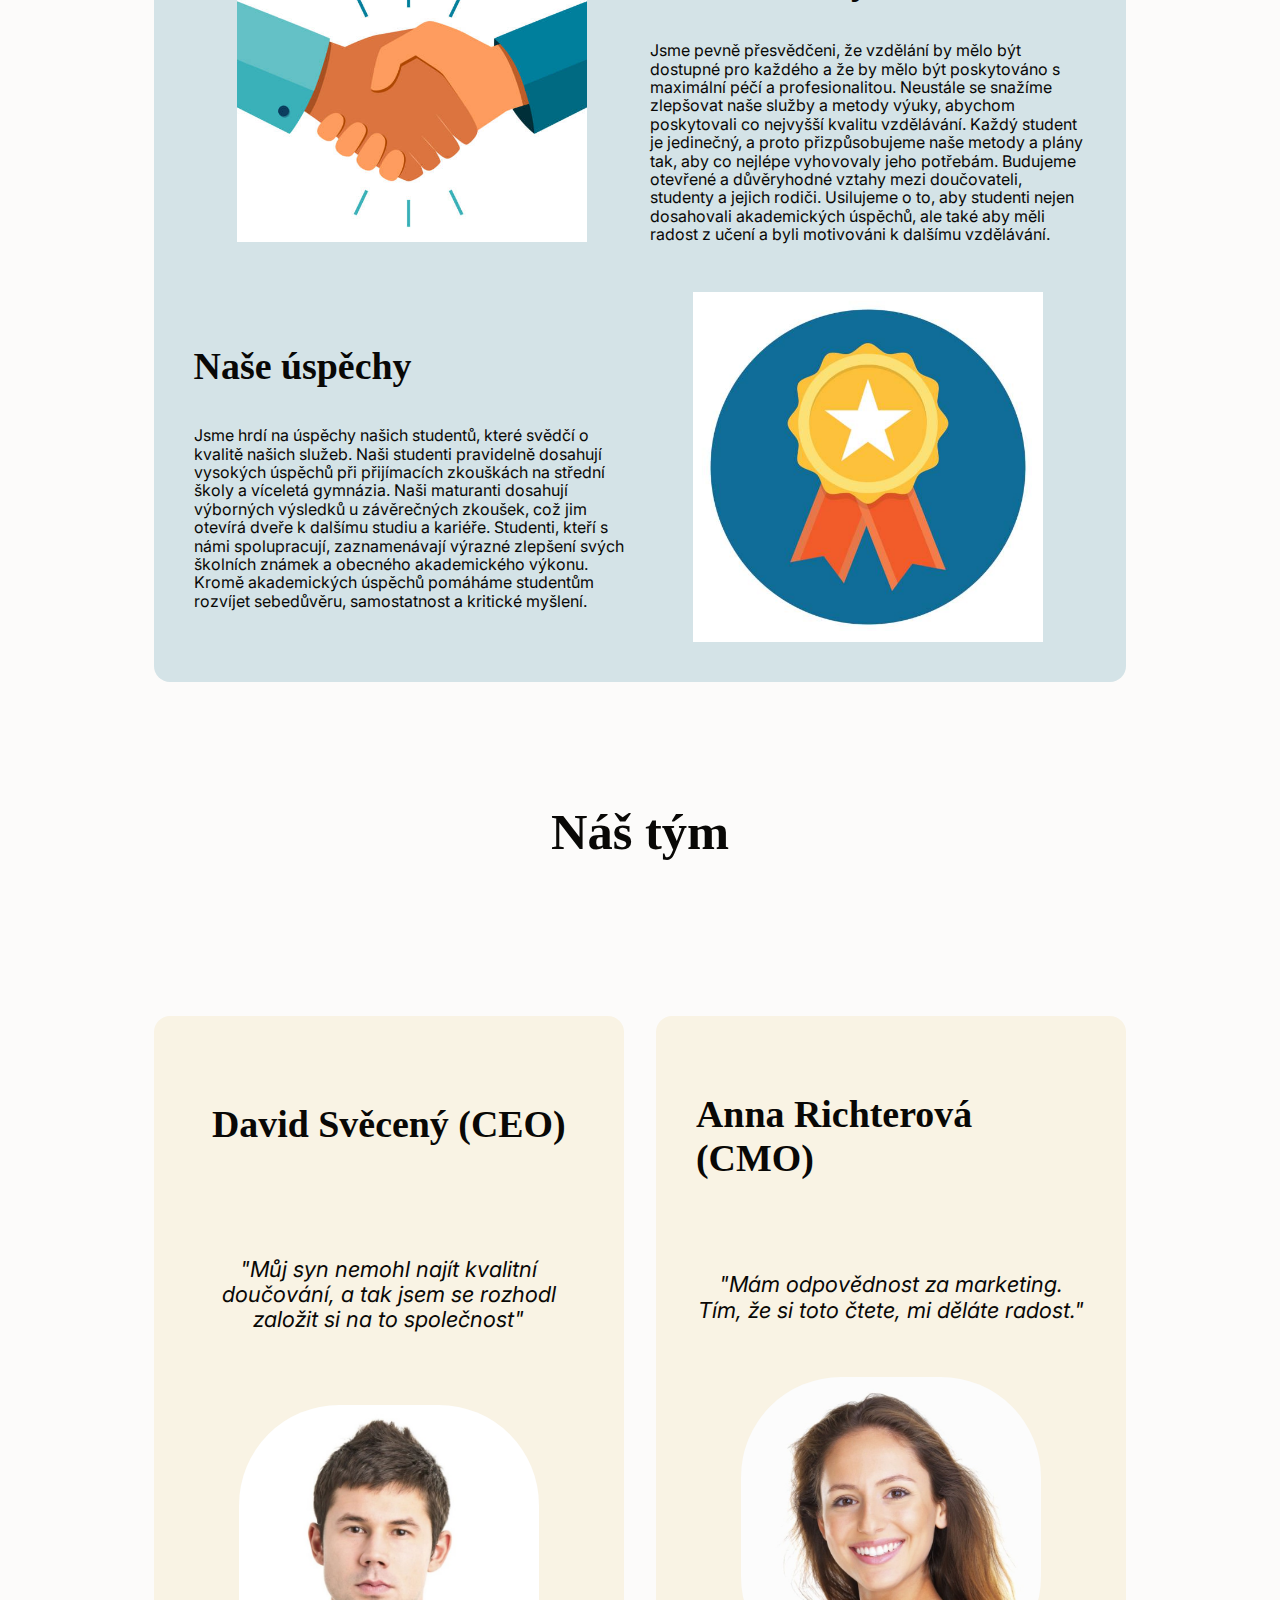
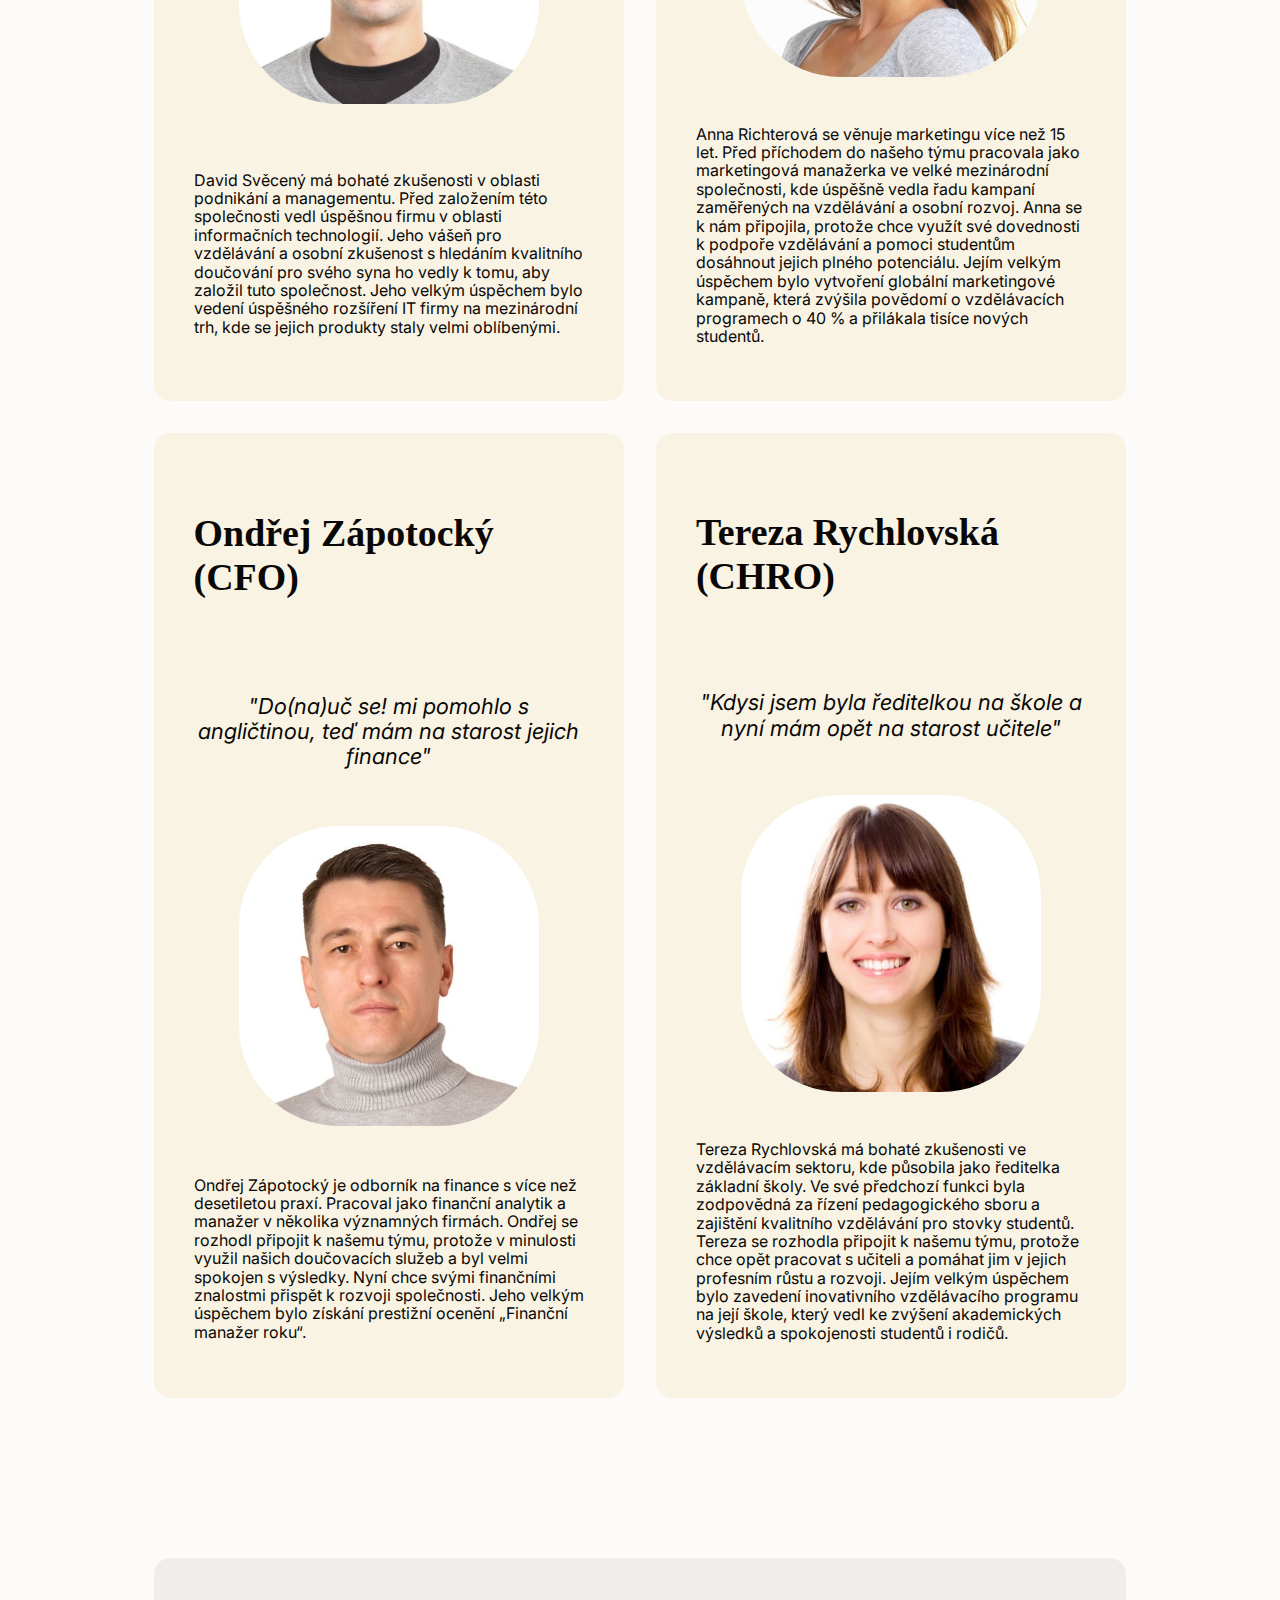
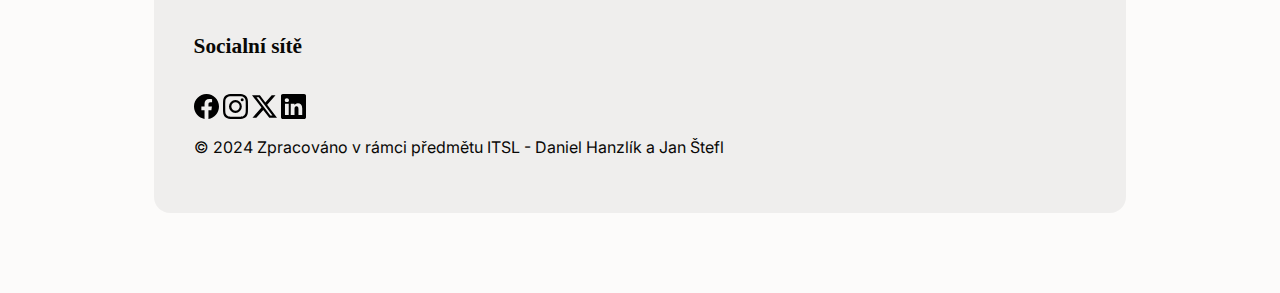
<file: onas.html>
<!DOCTYPE html>
<html lang="cs">
  <head>
    <meta charset="UTF-8" />
    <meta name="viewport" content="width=device-width, initial-scale=1.0" />
    <meta name="color-scheme" content="light dark" />
    <link
      rel="apple-touch-icon"
      sizes="180x180"
      href="assets/favicon/apple-touch-icon.png"
    />
    <link
      rel="icon"
      type="image/png"
      sizes="32x32"
      href="assets/favicon/favicon-32x32.png"
    />
    <link
      rel="icon"
      type="image/png"
      sizes="16x16"
      href="assets/favicon/favicon-16x16.png"
    />
    <link rel="manifest" href="assets/favicon/site.webmanifest" />
    <link rel="stylesheet" href="assets/css/normalize.css" />
    <link rel="stylesheet" href="assets/css/font.css" />
    <link rel="stylesheet" href="assets/css/color.css" />
    <link rel="stylesheet" href="assets/css/color-class.css" />
    <link rel="stylesheet" href="assets/css/mycss.css" />
    <link rel="stylesheet" href="assets/css/onas.css" />
    <title>O nás</title>
    <script src="assets/js/darkmode.js" defer></script>
  </head>
  <body class="bodycontainer">
    <header class="header">
      <nav>
        <ul class="navigation">
          <li class="logo">
            <a href="index.html"
              ><img
                class="img-100"
                src="assets/img/logo/png/donaucse-bez-textu-ctverec.png"
                alt=""
            /></a>
          </li>
          <li class="home"><a href="index.html">Domů</a></li>
          <li class="about"><a href="onas.html">O nás</a></li>
          <li class="services"><a href="kurzy.html">Kurzy</a></li>
          <li class="contact"><a href="lektori.html">Lektoři</a></li>
          <li class="cenik"><a href="cenik.html">Ceník</a></li>
          <button class="darkmode" id="darkmode-btn">
            <svg width="30" height="30" id="light-icon">
              <circle cx="15" cy="15" r="6" fill="currentColor" />

              <line
                id="ray"
                stroke="currentColor"
                stroke-width="2"
                stroke-linecap="round"
                x1="15"
                y1="1"
                x2="15"
                y2="4"
              ></line>

              <use href="#ray" transform="rotate(45 15 15)" />
              <use href="#ray" transform="rotate(90 15 15)" />
              <use href="#ray" transform="rotate(135 15 15)" />
              <use href="#ray" transform="rotate(180 15 15)" />
              <use href="#ray" transform="rotate(225 15 15)" />
              <use href="#ray" transform="rotate(270 15 15)" />
              <use href="#ray" transform="rotate(315 15 15)" />
            </svg>
            <svg width="30" height="30" id="dark-icon">
              <path
                fill="currentColor"
                d="
                        M 23, 5
                        A 12 12 0 1 0 23, 25
                        A 12 12 0 0 1 23, 5"
              />
            </svg>
          </button>
        </ul>
      </nav>
    </header>

    <main class="main">
      <h1 class="nadpis1">O nás</h1>
      <section class="section1 card secondary20">
        <div class="text1-1">
          <h3 class>Historie firmy</h3>
          <p>
            Naše společnost má za sebou pětiletou cestu, plnou úspěchů a rozvoje
            v oblasti vzdělávání. Od samého počátku si klademe za cíl poskytovat
            kvalitní doučování, které pomáhá studentům dosahovat uspokojivých
            výsledků. Právě díky pečlivě vybraným doučovatelům s vysokými
            pedagogickými schopnostmi a motivací jsme si vybudovali pevné místo
            ve vzdělávacím prostředí. Věříme, že každý má právo na kvalitní
            vzdělání, a že toto vzdělání by mělo být přístupné a zábavné pro
            každého.
          </p>
        </div>
        <img
          class="obrazek1-1 img-350"
          src="/assets/img/fotky/o-nas/vznik.jpg"
          alt=""
        />

        <div class="text1-2">
          <h3 class>Jak pracujeme?</h3>
          <p>
            Naše metoda výuky je založena na individuálním přístupu ke každému
            studentovi. Před začátkem doučování provádíme detailní analýzu
            potřeb a úrovně znalostí každého žáka. Na základě těchto informací
            pak vytváříme přizpůsobené plány doučování, které zajišťují, že se
            každý student může učit svým vlastním tempem a způsobem, který mu
            nejlépe vyhovuje. Klademe důraz na interaktivní a praktické metody
            učení, které podporují aktivní zapojení studentů. Naši doučovatelé
            pravidelně hodnotí pokrok studentů a upravují výukové plány tak, aby
            co nejlépe odpovídaly jejich aktuálním potřebám.
          </p>
        </div>
        <img
          class="obrazek1-2 img-350"
          src="/assets/img/fotky/o-nas/jak-pracujeme.jpg"
          alt=""
        />

        <div class="text1-3">
          <h3 class>Naši doučovatelé</h3>
          <p>
            Naši doučovatelé jsou klíčovým prvkem našeho úspěchu. Vybíráme je
            nejen na základě jejich odborných znalostí a pedagogických
            dovedností, ale také podle jejich schopnosti inspirovat a motivovat
            studenty. Každý z našich doučovatelů prochází pečlivým výběrovým
            řízením a pravidelně se účastní školení, aby byli stále aktuální s
            nejnovějšími metodami výuky. Jsme hrdí na to, že máme tým
            profesionálů, kteří jsou oddaní svému poslání a kteří dokáží
            vytvořit přátelské a podpůrné prostředí, ve kterém se studenti cítí
            pohodlně a mohou se plně rozvíjet.
          </p>
        </div>
        <img
          class="obrazek1-3 img-350"
          src="/assets/img/fotky/o-nas/doucovatele.jpg"
          alt=""
        />

        <div class="text1-4">
          <h3 class>Naše hodnoty</h3>
          <p>
            Jsme pevně přesvědčeni, že vzdělání by mělo být dostupné pro každého
            a že by mělo být poskytováno s maximální péčí a profesionalitou.
            Neustále se snažíme zlepšovat naše služby a metody výuky, abychom
            poskytovali co nejvyšší kvalitu vzdělávání. Každý student je
            jedinečný, a proto přizpůsobujeme naše metody a plány tak, aby co
            nejlépe vyhovovaly jeho potřebám. Budujeme otevřené a důvěryhodné
            vztahy mezi doučovateli, studenty a jejich rodiči. Usilujeme o to,
            aby studenti nejen dosahovali akademických úspěchů, ale také aby
            měli radost z učení a byli motivováni k dalšímu vzdělávání.
          </p>
        </div>
        <img
          class="obrazek1-4 img-350"
          src="/assets/img/fotky/o-nas/hodnoty.jpg"
          alt=""
        />

        <div class="text1-5">
          <h3 class>Naše úspěchy</h3>
          <p>
            Jsme hrdí na úspěchy našich studentů, které svědčí o kvalitě našich
            služeb. Naši studenti pravidelně dosahují vysokých úspěchů při
            přijímacích zkouškách na střední školy a víceletá gymnázia. Naši
            maturanti dosahují výborných výsledků u závěrečných zkoušek, což jim
            otevírá dveře k dalšímu studiu a kariéře. Studenti, kteří s námi
            spolupracují, zaznamenávají výrazné zlepšení svých školních známek a
            obecného akademického výkonu. Kromě akademických úspěchů pomáháme
            studentům rozvíjet sebedůvěru, samostatnost a kritické myšlení.
          </p>
        </div>
        <img
          class="obrazek1-5 img-350"
          src="/assets/img/fotky/o-nas/uspechy.jpg"
          alt=""
        />
      </section>

      <h2>Náš tým</h2>
      <section class="section2">
        <div class="clovek1 card primary10">
          <h3>David Svěcený (CEO)</h3>
          <p class="citace">
            <i
              >"Můj syn nemohl najít kvalitní doučování, a tak jsem se rozhodl
              založit si na to společnost"</i
            >
          </p>
          <img
            class="portret-300"
            src="/assets/img/fotky/tym/CHLAP1.jpg"
            alt=""
          />
          <p>
            David Svěcený má bohaté zkušenosti v oblasti podnikání a
            managementu. Před založením této společnosti vedl úspěšnou firmu v
            oblasti informačních technologií. Jeho vášeň pro vzdělávání a osobní
            zkušenost s hledáním kvalitního doučování pro svého syna ho vedly k
            tomu, aby založil tuto společnost. Jeho velkým úspěchem bylo vedení
            úspěšného rozšíření IT firmy na mezinárodní trh, kde se jejich
            produkty staly velmi oblíbenými.
          </p>
        </div>

        <div class="clovek2 card primary10">
          <h3>Anna Richterová (CMO)</h3>
          <p class="citace">
            <i
              >"Mám odpovědnost za marketing. Tím, že si toto čtete, mi děláte
              radost."</i
            >
          </p>
          <img
            class="portret-300"
            src="/assets/img/fotky/tym/ZENA1.jpg"
            alt=""
          />
          <p>
            Anna Richterová se věnuje marketingu více než 15 let. Před příchodem
            do našeho týmu pracovala jako marketingová manažerka ve velké
            mezinárodní společnosti, kde úspěšně vedla řadu kampaní zaměřených
            na vzdělávání a osobní rozvoj. Anna se k nám připojila, protože chce
            využít své dovednosti k podpoře vzdělávání a pomoci studentům
            dosáhnout jejich plného potenciálu. Jejím velkým úspěchem bylo
            vytvoření globální marketingové kampaně, která zvýšila povědomí o
            vzdělávacích programech o 40 % a přilákala tisíce nových studentů.
          </p>
        </div>

        <div class="clovek3 card primary10">
          <h3>Ondřej Zápotocký (CFO)</h3>
          <p class="citace">
            <i
              >"Do(na)uč se! mi pomohlo s angličtinou, teď mám na starost jejich
              finance"</i
            >
          </p>
          <img
            class="portret-300"
            src="/assets/img/fotky/tym/CHLAP2.jpg"
            alt=""
          />
          <p>
            Ondřej Zápotocký je odborník na finance s více než desetiletou
            praxí. Pracoval jako finanční analytik a manažer v několika
            významných firmách. Ondřej se rozhodl připojit k našemu týmu,
            protože v minulosti využil našich doučovacích služeb a byl velmi
            spokojen s výsledky. Nyní chce svými finančními znalostmi přispět k
            rozvoji společnosti. Jeho velkým úspěchem bylo získání prestižní
            ocenění „Finanční manažer roku“.
          </p>
        </div>

        <div class="clovek4 card primary10">
          <h3>Tereza Rychlovská (CHRO)</h3>
          <p class="citace">
            <i
              >"Kdysi jsem byla ředitelkou na škole a nyní mám opět na starost
              učitele"</i
            >
          </p>
          <img
            class="portret-300"
            src="/assets/img/fotky/tym/ZENA2.jpg"
            alt=""
          />
          <p>
            Tereza Rychlovská má bohaté zkušenosti ve vzdělávacím sektoru, kde
            působila jako ředitelka základní školy. Ve své předchozí funkci byla
            zodpovědná za řízení pedagogického sboru a zajištění kvalitního
            vzdělávání pro stovky studentů. Tereza se rozhodla připojit k našemu
            týmu, protože chce opět pracovat s učiteli a pomáhat jim v jejich
            profesním růstu a rozvoji. Jejím velkým úspěchem bylo zavedení
            inovativního vzdělávacího programu na její škole, který vedl ke
            zvýšení akademických výsledků a spokojenosti studentů i rodičů.
          </p>
        </div>
      </section>
    </main>

    <footer class="footer card text5">
      <h5>Socialní sítě</h5>
      <img class="img-25" src="/assets/icons/facebook.svg" alt="fb" />
      <img class="img-25" src="/assets/icons/instagram.svg" alt="ig" />
      <img class="img-25" src="/assets/icons/twitter-x.svg" alt="twitter" />
      <img class="img-25" src="/assets/icons/linkedin.svg" alt="linkedin" />
      <p>
        &copy; 2024 Zpracováno v rámci předmětu ITSL - Daniel Hanzlík a Jan
        Štefl
      </p>
    </footer>
  </body>
</html>
</file>
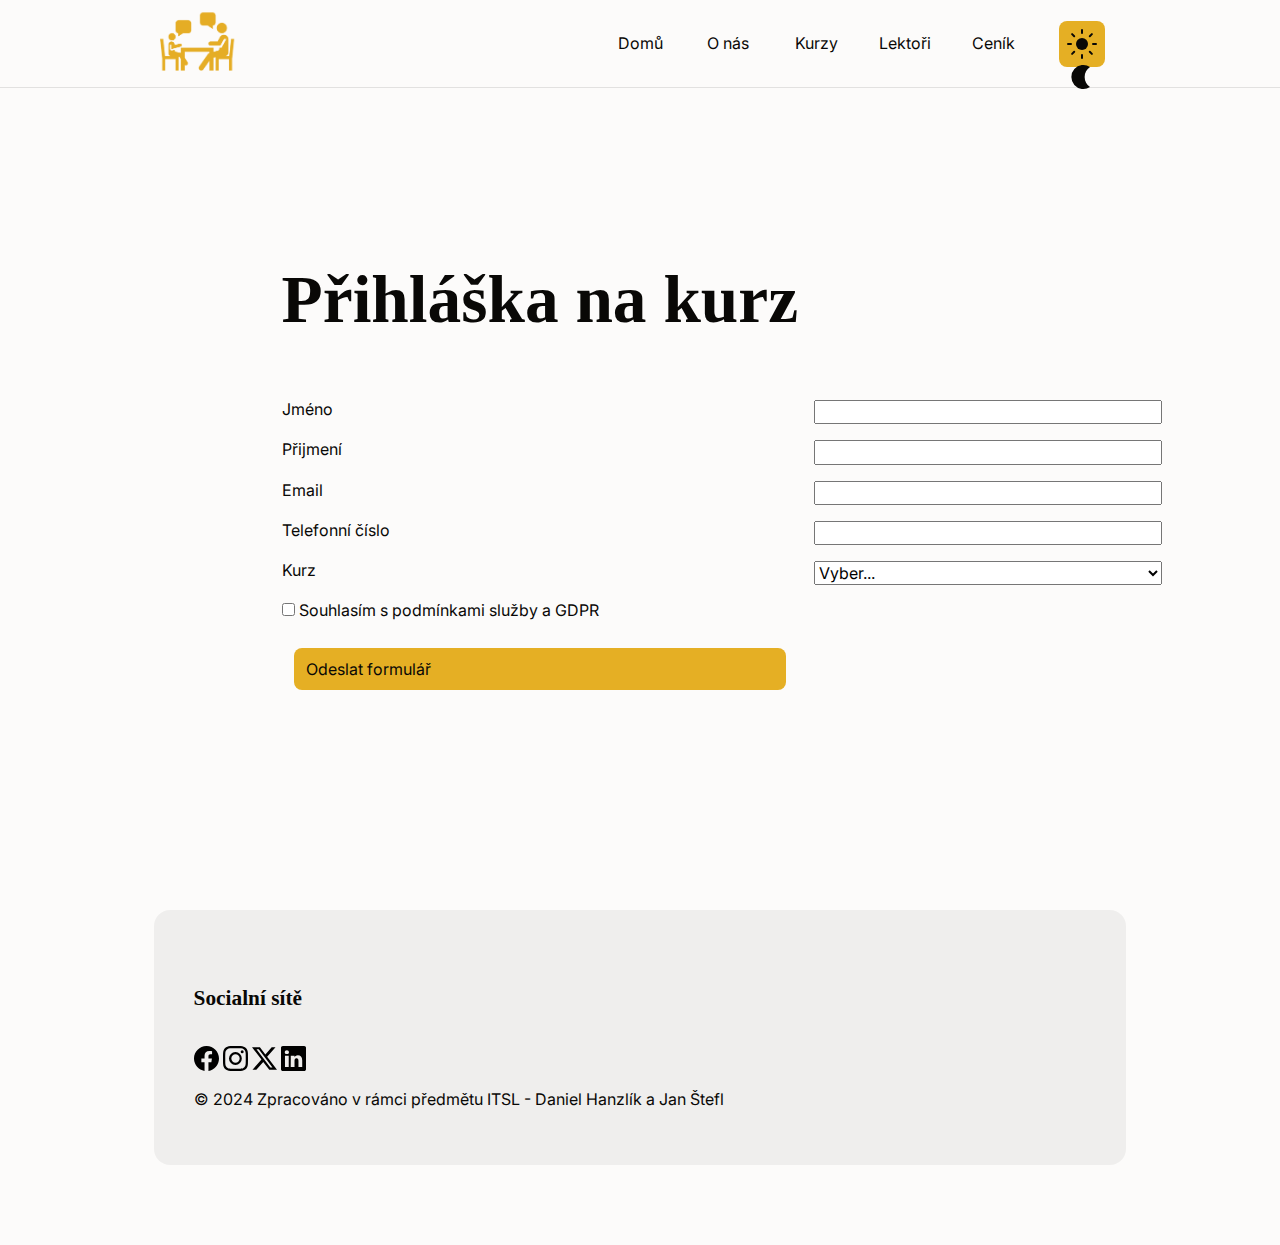
<file: prihlaska.html>
<!DOCTYPE html>
<html lang="cs">
  <head>
    <meta charset="UTF-8" />
    <meta name="viewport" content="width=device-width, initial-scale=1.0" />
    <meta name="color-scheme" content="light dark" />
    <link
      rel="apple-touch-icon"
      sizes="180x180"
      href="assets/favicon/apple-touch-icon.png"
    />
    <link
      rel="icon"
      type="image/png"
      sizes="32x32"
      href="assets/favicon/favicon-32x32.png"
    />
    <link
      rel="icon"
      type="image/png"
      sizes="16x16"
      href="assets/favicon/favicon-16x16.png"
    />
    <link rel="manifest" href="assets/favicon/site.webmanifest" />
    <link rel="stylesheet" href="assets/css/normalize.css" />
    <link rel="stylesheet" href="assets/css/font.css" />
    <link rel="stylesheet" href="assets/css/color.css" />
    <link rel="stylesheet" href="assets/css/color-class.css" />
    <link rel="stylesheet" href="assets/css/mycss.css" />
    <link rel="stylesheet" href="assets/css/prihlaska.css" />
    <title>Kurzy</title>
    <script src="assets/js/darkmode.js" defer></script>
    <script src="assets/js/fake-submit.js" defer></script>
  </head>
  <body class="bodycontainer">
    <header class="header">
      <nav>
        <ul class="navigation">
          <li class="logo">
            <a href="index.html"
              ><img
                class="img-100"
                src="assets/img/logo/png/donaucse-bez-textu-ctverec.png"
                alt=""
            /></a>
          </li>
          <li class="home"><a href="index.html">Domů</a></li>
          <li class="about"><a href="onas.html">O nás</a></li>
          <li class="services"><a href="kurzy.html">Kurzy</a></li>
          <li class="contact"><a href="lektori.html">Lektoři</a></li>
          <li class="cenik"><a href="cenik.html">Ceník</a></li>
          <button class="darkmode" id="darkmode-btn">
            <svg width="30" height="30" id="light-icon">
              <circle cx="15" cy="15" r="6" fill="currentColor" />

              <line
                id="ray"
                stroke="currentColor"
                stroke-width="2"
                stroke-linecap="round"
                x1="15"
                y1="1"
                x2="15"
                y2="4"
              ></line>

              <use href="#ray" transform="rotate(45 15 15)" />
              <use href="#ray" transform="rotate(90 15 15)" />
              <use href="#ray" transform="rotate(135 15 15)" />
              <use href="#ray" transform="rotate(180 15 15)" />
              <use href="#ray" transform="rotate(225 15 15)" />
              <use href="#ray" transform="rotate(270 15 15)" />
              <use href="#ray" transform="rotate(315 15 15)" />
            </svg>
            <svg width="30" height="30" id="dark-icon">
              <path
                fill="currentColor"
                d="
                        M 23, 5
                        A 12 12 0 1 0 23, 25
                        A 12 12 0 0 1 23, 5"
              />
            </svg>
          </button>
        </ul>
      </nav>
    </header>

    <main class="main">
      <form id="fake-submit">
        <h1>Přihláška na kurz</h1>
        <div>
          <label for="validationDefault01" class="form-label">Jméno</label>
          <input type="text" class="form-control" id="jmeno" required />
        </div>
        <div>
          <label for="validationDefault02" class="form-label">Přijmení</label>
          <input type="text" class="form-control" id="prijmeni" required />
        </div>
        <div>
          <label for="validationDefault06" class="form-label">Email</label>
          <input
            type="email"
            class="form-control"
            id="email"
            aria-describedby="inputGroupPrepend2"
            required
          />
        </div>
        <div>
          <label for="validationDefault03" class="form-label"
            >Telefonní číslo</label
          >
          <input type="tel" class="form-control" id="telefon" required />
        </div>
        <div>
          <label for="validationDefault04" class="form-label">Kurz</label>
          <select class="form-select" id="kurz" required>
            <option selected disabled value="">Vyber...</option>
            <option>Příprava ke státní maturitě z matematiky I.</option>
            <option>Příprava ke státní maturitě z matematiky II.</option>
            <option>Konverzační kurz němčiny pro pokročilé</option>
            <option>Příprava na DELE a DELF jazykové zkoušky</option>
            <option>Česká historie v kontextuy</option>
          </select>
        </div>
        <div class="span">
          <div class="form-check">
            <input
              class="form-check-input"
              type="checkbox"
              value=""
              id="souhlas"
              required
            />
            <label class="form-check-label" for="invalidCheck2">
              Souhlasím s podmínkami služby a GDPR
            </label>
          </div>
        </div>
        <div class="span">
          <button class="form-tlacitko primary" type="submit">
            Odeslat formulář
          </button>
        </div>
      </form>
    </main>

    <footer class="footer card text5">
      <h5>Socialní sítě</h5>
      <img class="img-25" src="/assets/icons/facebook.svg" alt="fb" />
      <img class="img-25" src="/assets/icons/instagram.svg" alt="ig" />
      <img class="img-25" src="/assets/icons/twitter-x.svg" alt="twitter" />
      <img class="img-25" src="/assets/icons/linkedin.svg" alt="linkedin" />
      <p>
        &copy; 2024 Zpracováno v rámci předmětu ITSL - Daniel Hanzlík a Jan
        Štefl
      </p>
    </footer>
  </body>
</html>
</file>
<file: assets/css/font.css>
@import url("https://fonts.googleapis.com/css?family=Sugo:700|Inter:400");

body {
  font-family: "Inter";
  font-weight: 400;
}

h1,
h2,
h3,
h4,
h5 {
  font-family: "Sugo";
  font-weight: 700;
}

html {
  font-size: 100%;
} /* 16px */

h1 {
  font-size: 4.21rem; /* 67.36px */
}

h2 {
  font-size: 3.158rem; /* 50.56px */
}

h3 {
  font-size: 2.369rem; /* 37.92px */
}

h4 {
  font-size: 1.777rem; /* 28.48px */
}

h5 {
  font-size: 1.333rem; /* 21.28px */
}

small {
  font-size: 0.75rem; /* 12px */
}
</file>
<file: assets/css/color.css>
/*svetly rezim*/
@media (prefers-color-scheme: light) {
  :root {
    --text: #090806;
    --background: #fcfbfa;
    --primary: #e5af24;
    --secondary: #388799;
    --accent: #64afdd;

    /*shades*/
    --text5: hsl(40, 20%, 3%, 5%);
    --text10: hsl(40, 20%, 3%, 10%);
    --text15: hsl(40, 20%, 3%, 15%);
    --text20: hsl(40, 20%, 3%, 20%);
    --text25: hsl(40, 20%, 3%, 25%);
    --text30: hsl(40, 20%, 3%, 30%);
    --text35: hsl(40, 20%, 3%, 35%);
    --text40: hsl(40, 20%, 3%, 40%);
    --text45: hsl(40, 20%, 3%, 45%);
    --text50: hsl(40, 20%, 3%, 50%);
    --text55: hsl(40, 20%, 3%, 55%);
    --text60: hsl(40, 20%, 3%, 60%);
    --text65: hsl(40, 20%, 3%, 65%);
    --text70: hsl(40, 20%, 3%, 70%);
    --text75: hsl(40, 20%, 3%, 75%);
    --text80: hsl(40, 20%, 3%, 80%);
    --text85: hsl(40, 20%, 3%, 85%);
    --text90: hsl(40, 20%, 3%, 90%);
    --text95: hsl(40, 20%, 3%, 95%);
    --primary5: hsl(43, 79%, 52%, 5%);
    --primary10: hsl(43, 79%, 52%, 10%);
    --primary15: hsl(43, 79%, 52%, 15%);
    --primary20: hsl(43, 79%, 52%, 20%);
    --primary25: hsl(43, 79%, 52%, 25%);
    --primary30: hsl(43, 79%, 52%, 30%);
    --primary35: hsl(43, 79%, 52%, 35%);
    --primary40: hsl(43, 79%, 52%, 40%);
    --primary45: hsl(43, 79%, 52%, 45%);
    --primary50: hsl(43, 79%, 52%, 50%);
    --primary55: hsl(43, 79%, 52%, 55%);
    --primary60: hsl(43, 79%, 52%, 60%);
    --primary65: hsl(43, 79%, 52%, 65%);
    --primary70: hsl(43, 79%, 52%, 70%);
    --primary75: hsl(43, 79%, 52%, 75%);
    --primary80: hsl(43, 79%, 52%, 80%);
    --primary85: hsl(43, 79%, 52%, 85%);
    --primary90: hsl(43, 79%, 52%, 90%);
    --primary95: hsl(43, 79%, 52%, 95%);
    --secondary5: hsl(191, 46%, 41%, 5%);
    --secondary10: hsl(191, 46%, 41%, 10%);
    --secondary15: hsl(191, 46%, 41%, 15%);
    --secondary20: hsl(191, 46%, 41%, 20%);
    --secondary25: hsl(191, 46%, 41%, 25%);
    --secondary30: hsl(191, 46%, 41%, 30%);
    --secondary35: hsl(191, 46%, 41%, 35%);
    --secondary40: hsl(191, 46%, 41%, 40%);
    --secondary45: hsl(191, 46%, 41%, 45%);
    --secondary50: hsl(191, 46%, 41%, 50%);
    --secondary55: hsl(191, 46%, 41%, 55%);
    --secondary60: hsl(191, 46%, 41%, 60%);
    --secondary65: hsl(191, 46%, 41%, 65%);
    --secondary70: hsl(191, 46%, 41%, 70%);
    --secondary75: hsl(191, 46%, 41%, 75%);
    --secondary80: hsl(191, 46%, 41%, 80%);
    --secondary85: hsl(191, 46%, 41%, 85%);
    --secondary90: hsl(191, 46%, 41%, 90%);
    --secondary95: hsl(191, 46%, 41%, 95%);
    --accent5: hsl(203, 64%, 63%, 5%);
    --accent10: hsl(203, 64%, 63%, 10%);
    --accent15: hsl(203, 64%, 63%, 15%);
    --accent20: hsl(203, 64%, 63%, 20%);
    --accent25: hsl(203, 64%, 63%, 25%);
    --accent30: hsl(203, 64%, 63%, 30%);
    --accent35: hsl(203, 64%, 63%, 35%);
    --accent40: hsl(203, 64%, 63%, 40%);
    --accent45: hsl(203, 64%, 63%, 45%);
    --accent50: hsl(203, 64%, 63%, 50%);
    --accent55: hsl(203, 64%, 63%, 55%);
    --accent60: hsl(203, 64%, 63%, 60%);
    --accent65: hsl(203, 64%, 63%, 65%);
    --accent70: hsl(203, 64%, 63%, 70%);
    --accent75: hsl(203, 64%, 63%, 75%);
    --accent80: hsl(203, 64%, 63%, 80%);
    --accent85: hsl(203, 64%, 63%, 85%);
    --accent90: hsl(203, 64%, 63%, 90%);
    --accent95: hsl(203, 64%, 63%, 95%);

    /*static*/
    --static: rgba(225, 225, 225, 0.5);
    --static4: rgba(225, 225, 225, 0.2);
    --static3: rgb(255, 255, 255);
    --static2: #0f0f0f;
    --static5: rgb(24, 172, 122);
    --static6: rgba(0, 0, 0, 0.05);
    --static7: rgba(0, 0, 0, 0.1);
    --static8: rgba(0, 0, 0, 0.05);
    --static9: rgba(0, 0, 0, 0.3);
    --static10: rgba(225, 225, 225);
    --static11: rgba(0, 0, 0, 0.03);
    --static12: rgba(255, 255, 255, 0.8);
    --static13: rgb(235, 235, 235);
    --static14: rgba(0, 0, 0, 0.2);
    --static15: rgba(255, 255, 255, 0.5);
  }
}

/*tmavy rezim*/
@media (prefers-color-scheme: dark) {
  :root {
    --text: #f9f8f6;
    --background: #060504;
    --primary: #dba41a;
    --secondary: #66b5c7;
    --accent: #226c9b;

    /*shades*/
    --text5: hsl(40, 20%, 97%, 5%);
    --text10: hsl(40, 20%, 97%, 10%);
    --text15: hsl(40, 20%, 97%, 15%);
    --text20: hsl(40, 20%, 97%, 20%);
    --text25: hsl(40, 20%, 97%, 25%);
    --text30: hsl(40, 20%, 97%, 30%);
    --text35: hsl(40, 20%, 97%, 35%);
    --text40: hsl(40, 20%, 97%, 40%);
    --text45: hsl(40, 20%, 97%, 45%);
    --text50: hsl(40, 20%, 97%, 50%);
    --text55: hsl(40, 20%, 97%, 55%);
    --text60: hsl(40, 20%, 97%, 60%);
    --text65: hsl(40, 20%, 97%, 65%);
    --text70: hsl(40, 20%, 97%, 70%);
    --text75: hsl(40, 20%, 97%, 75%);
    --text80: hsl(40, 20%, 97%, 80%);
    --text85: hsl(40, 20%, 97%, 85%);
    --text90: hsl(40, 20%, 97%, 90%);
    --text95: hsl(40, 20%, 97%, 95%);
    --primary5: hsl(43, 79%, 48%, 5%);
    --primary10: hsl(43, 79%, 48%, 10%);
    --primary15: hsl(43, 79%, 48%, 15%);
    --primary20: hsl(43, 79%, 48%, 20%);
    --primary25: hsl(43, 79%, 48%, 25%);
    --primary30: hsl(43, 79%, 48%, 30%);
    --primary35: hsl(43, 79%, 48%, 35%);
    --primary40: hsl(43, 79%, 48%, 40%);
    --primary45: hsl(43, 79%, 48%, 45%);
    --primary50: hsl(43, 79%, 48%, 50%);
    --primary55: hsl(43, 79%, 48%, 55%);
    --primary60: hsl(43, 79%, 48%, 60%);
    --primary65: hsl(43, 79%, 48%, 65%);
    --primary70: hsl(43, 79%, 48%, 70%);
    --primary75: hsl(43, 79%, 48%, 75%);
    --primary80: hsl(43, 79%, 48%, 80%);
    --primary85: hsl(43, 79%, 48%, 85%);
    --primary90: hsl(43, 79%, 48%, 90%);
    --primary95: hsl(43, 79%, 48%, 95%);
    --secondary5: hsl(191, 46%, 59%, 5%);
    --secondary10: hsl(191, 46%, 59%, 10%);
    --secondary15: hsl(191, 46%, 59%, 15%);
    --secondary20: hsl(191, 46%, 59%, 20%);
    --secondary25: hsl(191, 46%, 59%, 25%);
    --secondary30: hsl(191, 46%, 59%, 30%);
    --secondary35: hsl(191, 46%, 59%, 35%);
    --secondary40: hsl(191, 46%, 59%, 40%);
    --secondary45: hsl(191, 46%, 59%, 45%);
    --secondary50: hsl(191, 46%, 59%, 50%);
    --secondary55: hsl(191, 46%, 59%, 55%);
    --secondary60: hsl(191, 46%, 59%, 60%);
    --secondary65: hsl(191, 46%, 59%, 65%);
    --secondary70: hsl(191, 46%, 59%, 70%);
    --secondary75: hsl(191, 46%, 59%, 75%);
    --secondary80: hsl(191, 46%, 59%, 80%);
    --secondary85: hsl(191, 46%, 59%, 85%);
    --secondary90: hsl(191, 46%, 59%, 90%);
    --secondary95: hsl(191, 46%, 59%, 95%);
    --accent5: hsl(203, 64%, 37%, 5%);
    --accent10: hsl(203, 64%, 37%, 10%);
    --accent15: hsl(203, 64%, 37%, 15%);
    --accent20: hsl(203, 64%, 37%, 20%);
    --accent25: hsl(203, 64%, 37%, 25%);
    --accent30: hsl(203, 64%, 37%, 30%);
    --accent35: hsl(203, 64%, 37%, 35%);
    --accent40: hsl(203, 64%, 37%, 40%);
    --accent45: hsl(203, 64%, 37%, 45%);
    --accent50: hsl(203, 64%, 37%, 50%);
    --accent55: hsl(203, 64%, 37%, 55%);
    --accent60: hsl(203, 64%, 37%, 60%);
    --accent65: hsl(203, 64%, 37%, 65%);
    --accent70: hsl(203, 64%, 37%, 70%);
    --accent75: hsl(203, 64%, 37%, 75%);
    --accent80: hsl(203, 64%, 37%, 80%);
    --accent85: hsl(203, 64%, 37%, 85%);
    --accent90: hsl(203, 64%, 37%, 90%);
    --accent95: hsl(203, 64%, 37%, 95%);

    /*static*/
    --static: rgba(225, 225, 225, 0.5);
    --static4: rgba(225, 225, 225, 0.2);
    --static3: rgb(255, 255, 255);
    --static2: #0f0f0f;
    --static5: rgb(24, 172, 122);
    --static6: rgba(0, 0, 0, 0.05);
    --static7: rgba(225, 225, 225, 0.74);
    --static8: rgba(0, 0, 0, 0.05);
    --static9: rgba(0, 0, 0, 0.3);
    --static10: rgba(225, 225, 225);
    --static11: rgba(0, 0, 0, 0.03);
    --static12: rgba(255, 255, 255, 0.8);
    --static13: rgb(235, 235, 235);
    --static14: rgba(0, 0, 0, 0.2);
    --static15: rgba(255, 255, 255, 0.5);
  }
}

/*svetly rezim*/
.light-theme {
  --text: #090806;
  --background: #fcfbfa;
  --primary: #e5af24;
  --secondary: #388799;
  --accent: #64afdd;

  /*shades*/
  --text5: hsl(40, 20%, 3%, 5%);
  --text10: hsl(40, 20%, 3%, 10%);
  --text15: hsl(40, 20%, 3%, 15%);
  --text20: hsl(40, 20%, 3%, 20%);
  --text25: hsl(40, 20%, 3%, 25%);
  --text30: hsl(40, 20%, 3%, 30%);
  --text35: hsl(40, 20%, 3%, 35%);
  --text40: hsl(40, 20%, 3%, 40%);
  --text45: hsl(40, 20%, 3%, 45%);
  --text50: hsl(40, 20%, 3%, 50%);
  --text55: hsl(40, 20%, 3%, 55%);
  --text60: hsl(40, 20%, 3%, 60%);
  --text65: hsl(40, 20%, 3%, 65%);
  --text70: hsl(40, 20%, 3%, 70%);
  --text75: hsl(40, 20%, 3%, 75%);
  --text80: hsl(40, 20%, 3%, 80%);
  --text85: hsl(40, 20%, 3%, 85%);
  --text90: hsl(40, 20%, 3%, 90%);
  --text95: hsl(40, 20%, 3%, 95%);
  --primary5: hsl(43, 79%, 52%, 5%);
  --primary10: hsl(43, 79%, 52%, 10%);
  --primary15: hsl(43, 79%, 52%, 15%);
  --primary20: hsl(43, 79%, 52%, 20%);
  --primary25: hsl(43, 79%, 52%, 25%);
  --primary30: hsl(43, 79%, 52%, 30%);
  --primary35: hsl(43, 79%, 52%, 35%);
  --primary40: hsl(43, 79%, 52%, 40%);
  --primary45: hsl(43, 79%, 52%, 45%);
  --primary50: hsl(43, 79%, 52%, 50%);
  --primary55: hsl(43, 79%, 52%, 55%);
  --primary60: hsl(43, 79%, 52%, 60%);
  --primary65: hsl(43, 79%, 52%, 65%);
  --primary70: hsl(43, 79%, 52%, 70%);
  --primary75: hsl(43, 79%, 52%, 75%);
  --primary80: hsl(43, 79%, 52%, 80%);
  --primary85: hsl(43, 79%, 52%, 85%);
  --primary90: hsl(43, 79%, 52%, 90%);
  --primary95: hsl(43, 79%, 52%, 95%);
  --secondary5: hsl(191, 46%, 41%, 5%);
  --secondary10: hsl(191, 46%, 41%, 10%);
  --secondary15: hsl(191, 46%, 41%, 15%);
  --secondary20: hsl(191, 46%, 41%, 20%);
  --secondary25: hsl(191, 46%, 41%, 25%);
  --secondary30: hsl(191, 46%, 41%, 30%);
  --secondary35: hsl(191, 46%, 41%, 35%);
  --secondary40: hsl(191, 46%, 41%, 40%);
  --secondary45: hsl(191, 46%, 41%, 45%);
  --secondary50: hsl(191, 46%, 41%, 50%);
  --secondary55: hsl(191, 46%, 41%, 55%);
  --secondary60: hsl(191, 46%, 41%, 60%);
  --secondary65: hsl(191, 46%, 41%, 65%);
  --secondary70: hsl(191, 46%, 41%, 70%);
  --secondary75: hsl(191, 46%, 41%, 75%);
  --secondary80: hsl(191, 46%, 41%, 80%);
  --secondary85: hsl(191, 46%, 41%, 85%);
  --secondary90: hsl(191, 46%, 41%, 90%);
  --secondary95: hsl(191, 46%, 41%, 95%);
  --accent5: hsl(203, 64%, 63%, 5%);
  --accent10: hsl(203, 64%, 63%, 10%);
  --accent15: hsl(203, 64%, 63%, 15%);
  --accent20: hsl(203, 64%, 63%, 20%);
  --accent25: hsl(203, 64%, 63%, 25%);
  --accent30: hsl(203, 64%, 63%, 30%);
  --accent35: hsl(203, 64%, 63%, 35%);
  --accent40: hsl(203, 64%, 63%, 40%);
  --accent45: hsl(203, 64%, 63%, 45%);
  --accent50: hsl(203, 64%, 63%, 50%);
  --accent55: hsl(203, 64%, 63%, 55%);
  --accent60: hsl(203, 64%, 63%, 60%);
  --accent65: hsl(203, 64%, 63%, 65%);
  --accent70: hsl(203, 64%, 63%, 70%);
  --accent75: hsl(203, 64%, 63%, 75%);
  --accent80: hsl(203, 64%, 63%, 80%);
  --accent85: hsl(203, 64%, 63%, 85%);
  --accent90: hsl(203, 64%, 63%, 90%);
  --accent95: hsl(203, 64%, 63%, 95%);

  /*static*/
  --static: rgba(225, 225, 225, 0.5);
  --static4: rgba(225, 225, 225, 0.2);
  --static3: rgb(255, 255, 255);
  --static2: #0f0f0f;
  --static5: rgb(24, 172, 122);
  --static6: rgba(0, 0, 0, 0.05);
  --static7: rgba(0, 0, 0, 0.1);
  --static8: rgba(0, 0, 0, 0.05);
  --static9: rgba(0, 0, 0, 0.3);
  --static10: rgba(225, 225, 225);
  --static11: rgba(0, 0, 0, 0.03);
  --static12: rgba(255, 255, 255, 0.8);
  --static13: rgb(235, 235, 235);
  --static14: rgba(0, 0, 0, 0.2);
  --static15: rgba(255, 255, 255, 0.5);
}

.dark-theme {
  --text: #f9f8f6;
  --background: #060504;
  --primary: #dba41a;
  --secondary: #66b5c7;
  --accent: #226c9b;

  /*shades*/
  --text5: hsl(40, 20%, 97%, 5%);
  --text10: hsl(40, 20%, 97%, 10%);
  --text15: hsl(40, 20%, 97%, 15%);
  --text20: hsl(40, 20%, 97%, 20%);
  --text25: hsl(40, 20%, 97%, 25%);
  --text30: hsl(40, 20%, 97%, 30%);
  --text35: hsl(40, 20%, 97%, 35%);
  --text40: hsl(40, 20%, 97%, 40%);
  --text45: hsl(40, 20%, 97%, 45%);
  --text50: hsl(40, 20%, 97%, 50%);
  --text55: hsl(40, 20%, 97%, 55%);
  --text60: hsl(40, 20%, 97%, 60%);
  --text65: hsl(40, 20%, 97%, 65%);
  --text70: hsl(40, 20%, 97%, 70%);
  --text75: hsl(40, 20%, 97%, 75%);
  --text80: hsl(40, 20%, 97%, 80%);
  --text85: hsl(40, 20%, 97%, 85%);
  --text90: hsl(40, 20%, 97%, 90%);
  --text95: hsl(40, 20%, 97%, 95%);
  --primary5: hsl(43, 79%, 48%, 5%);
  --primary10: hsl(43, 79%, 48%, 10%);
  --primary15: hsl(43, 79%, 48%, 15%);
  --primary20: hsl(43, 79%, 48%, 20%);
  --primary25: hsl(43, 79%, 48%, 25%);
  --primary30: hsl(43, 79%, 48%, 30%);
  --primary35: hsl(43, 79%, 48%, 35%);
  --primary40: hsl(43, 79%, 48%, 40%);
  --primary45: hsl(43, 79%, 48%, 45%);
  --primary50: hsl(43, 79%, 48%, 50%);
  --primary55: hsl(43, 79%, 48%, 55%);
  --primary60: hsl(43, 79%, 48%, 60%);
  --primary65: hsl(43, 79%, 48%, 65%);
  --primary70: hsl(43, 79%, 48%, 70%);
  --primary75: hsl(43, 79%, 48%, 75%);
  --primary80: hsl(43, 79%, 48%, 80%);
  --primary85: hsl(43, 79%, 48%, 85%);
  --primary90: hsl(43, 79%, 48%, 90%);
  --primary95: hsl(43, 79%, 48%, 95%);
  --secondary5: hsl(191, 46%, 59%, 5%);
  --secondary10: hsl(191, 46%, 59%, 10%);
  --secondary15: hsl(191, 46%, 59%, 15%);
  --secondary20: hsl(191, 46%, 59%, 20%);
  --secondary25: hsl(191, 46%, 59%, 25%);
  --secondary30: hsl(191, 46%, 59%, 30%);
  --secondary35: hsl(191, 46%, 59%, 35%);
  --secondary40: hsl(191, 46%, 59%, 40%);
  --secondary45: hsl(191, 46%, 59%, 45%);
  --secondary50: hsl(191, 46%, 59%, 50%);
  --secondary55: hsl(191, 46%, 59%, 55%);
  --secondary60: hsl(191, 46%, 59%, 60%);
  --secondary65: hsl(191, 46%, 59%, 65%);
  --secondary70: hsl(191, 46%, 59%, 70%);
  --secondary75: hsl(191, 46%, 59%, 75%);
  --secondary80: hsl(191, 46%, 59%, 80%);
  --secondary85: hsl(191, 46%, 59%, 85%);
  --secondary90: hsl(191, 46%, 59%, 90%);
  --secondary95: hsl(191, 46%, 59%, 95%);
  --accent5: hsl(203, 64%, 37%, 5%);
  --accent10: hsl(203, 64%, 37%, 10%);
  --accent15: hsl(203, 64%, 37%, 15%);
  --accent20: hsl(203, 64%, 37%, 20%);
  --accent25: hsl(203, 64%, 37%, 25%);
  --accent30: hsl(203, 64%, 37%, 30%);
  --accent35: hsl(203, 64%, 37%, 35%);
  --accent40: hsl(203, 64%, 37%, 40%);
  --accent45: hsl(203, 64%, 37%, 45%);
  --accent50: hsl(203, 64%, 37%, 50%);
  --accent55: hsl(203, 64%, 37%, 55%);
  --accent60: hsl(203, 64%, 37%, 60%);
  --accent65: hsl(203, 64%, 37%, 65%);
  --accent70: hsl(203, 64%, 37%, 70%);
  --accent75: hsl(203, 64%, 37%, 75%);
  --accent80: hsl(203, 64%, 37%, 80%);
  --accent85: hsl(203, 64%, 37%, 85%);
  --accent90: hsl(203, 64%, 37%, 90%);
  --accent95: hsl(203, 64%, 37%, 95%);

  /*static*/
  --static: rgba(225, 225, 225, 0.5);
  --static4: rgba(225, 225, 225, 0.2);
  --static3: rgb(255, 255, 255);
  --static2: #0f0f0f;
  --static5: rgb(24, 172, 122);
  --static6: rgba(0, 0, 0, 0.05);
  --static7: rgba(225, 225, 225, 0.74);
  --static8: rgba(0, 0, 0, 0.05);
  --static9: rgba(0, 0, 0, 0.3);
  --static10: rgba(225, 225, 225);
  --static11: rgba(0, 0, 0, 0.03);
  --static12: rgba(255, 255, 255, 0.8);
  --static13: rgb(235, 235, 235);
  --static14: rgba(0, 0, 0, 0.2);
  --static15: rgba(255, 255, 255, 0.5);
}
</file>
<file: assets/css/color-class.css>
.text {
  background-color: var(--text);
}

.background {
  background-color: var(--background);
}

.primary {
  background-color: var(--primary);
}

.secondary {
  background-color: var(--secondary);
}

.accent {
  background-color: var(--accent);
}

.textcontrast {
  background-color: var(--textcontrast);
}

.bgcontrast {
  background-color: var(--bgcontrast);
}

.primarycontrast {
  background-color: var(--primarycontrast);
}

.secondarycontrast {
  background-color: var(--secondarycontrast);
}

.accentcontrast {
  background-color: var(--accentcontrast);
}

.text5 {
  background-color: var(--text5);
}

.text10 {
  background-color: var(--text10);
}

.text15 {
  background-color: var(--text15);
}

.text20 {
  background-color: var(--text20);
}

.text25 {
  background-color: var(--text25);
}

.text30 {
  background-color: var(--text30);
}

.text35 {
  background-color: var(--text35);
}

.text40 {
  background-color: var(--text40);
}

.text45 {
  background-color: var(--text45);
}

.text50 {
  background-color: var(--text50);
}

.text55 {
  background-color: var(--text55);
}

.text60 {
  background-color: var(--text60);
}

.text65 {
  background-color: var(--text65);
}

.text70 {
  background-color: var(--text70);
}

.text75 {
  background-color: var(--text75);
}

.text80 {
  background-color: var(--text80);
}

.text85 {
  background-color: var(--text85);
}

.text90 {
  background-color: var(--text90);
}

.text95 {
  background-color: var(--text95);
}

.primary5 {
  background-color: var(--primary5);
}

.primary10 {
  background-color: var(--primary10);
}

.primary15 {
  background-color: var(--primary15);
}

.primary20 {
  background-color: var(--primary20);
}

.primary25 {
  background-color: var(--primary25);
}

.primary30 {
  background-color: var(--primary30);
}

.primary35 {
  background-color: var(--primary35);
}

.primary40 {
  background-color: var(--primary40);
}

.primary45 {
  background-color: var(--primary45);
}

.primary50 {
  background-color: var(--primary50);
}

.primary55 {
  background-color: var(--primary55);
}

.primary60 {
  background-color: var(--primary60);
}

.primary65 {
  background-color: var(--primary65);
}

.primary70 {
  background-color: var(--primary70);
}

.primary75 {
  background-color: var(--primary75);
}

.primary80 {
  background-color: var(--primary80);
}

.primary85 {
  background-color: var(--primary85);
}

.primary90 {
  background-color: var(--primary90);
}

.primary95 {
  background-color: var(--primary95);
}

.secondary5 {
  background-color: var(--secondary5);
}

.secondary10 {
  background-color: var(--secondary10);
}

.secondary15 {
  background-color: var(--secondary15);
}

.secondary20 {
  background-color: var(--secondary20);
}

.secondary25 {
  background-color: var(--secondary25);
}

.secondary30 {
  background-color: var(--secondary30);
}

.secondary35 {
  background-color: var(--secondary35);
}

.secondary40 {
  background-color: var(--secondary40);
}

.secondary45 {
  background-color: var(--secondary45);
}

.secondary50 {
  background-color: var(--secondary50);
}

.secondary55 {
  background-color: var(--secondary55);
}

.secondary60 {
  background-color: var(--secondary60);
}

.secondary65 {
  background-color: var(--secondary65);
}

.secondary70 {
  background-color: var(--secondary70);
}

.secondary75 {
  background-color: var(--secondary75);
}

.secondary80 {
  background-color: var(--secondary80);
}

.secondary85 {
  background-color: var(--secondary85);
}

.secondary90 {
  background-color: var(--secondary90);
}

.secondary95 {
  background-color: var(--secondary95);
}

.accent5 {
  background-color: var(--accent5);
}

.accent10 {
  background-color: var(--accent10);
}

.accent15 {
  background-color: var(--accent15);
}

.accent20 {
  background-color: var(--accent20);
}

.accent25 {
  background-color: var(--accent25);
}

.accent30 {
  background-color: var(--accent30);
}

.accent35 {
  background-color: var(--accent35);
}

.accent40 {
  background-color: var(--accent40);
}

.accent45 {
  background-color: var(--accent45);
}

.accent50 {
  background-color: var(--accent50);
}

.accent55 {
  background-color: var(--accent55);
}

.accent60 {
  background-color: var(--accent60);
}

.accent65 {
  background-color: var(--accent65);
}

.accent70 {
  background-color: var(--accent70);
}

.accent75 {
  background-color: var(--accent75);
}

.accent80 {
  background-color: var(--accent80);
}

.accent85 {
  background-color: var(--accent85);
}

.accent90 {
  background-color: var(--accent90);
}

.accent95 {
  background-color: var(--accent95);
}

.static {
  background-color: var(--static);
}

.static4 {
  background-color: var(--static4);
}

.static3 {
  background-color: var(--static3);
}

.static2 {
  background-color: var(--static2);
}

.static5 {
  background-color: var(--static5);
}

.static6 {
  background-color: var(--static6);
}

.static7 {
  background-color: var(--static7);
}

.static8 {
  background-color: var(--static8);
}

.static9 {
  background-color: var(--static9);
}

.static10 {
  background-color: var(--static10);
}

.static11 {
  background-color: var(--static11);
}

.static12 {
  background-color: var(--static12);
}

.static13 {
  background-color: var(--static13);
}

.static14 {
  background-color: var(--static14);
}

.static15 {
  background-color: var(--static15);
}
</file>
<file: assets/css/mycss.css>
* {
  box-sizing: border-box;
}

:root {
  --margin-lg: 0 12%;
  --margin-md: 0 6%;
  --border1: 1rem;
  --border05: 0.5rem;
}

button {
  all: unset;
  cursor: pointer;
}

a:link {
  text-decoration: none;
  color: var(--text);
}

a:visited {
  text-decoration: none;
  color: var(--text);
}

body {
  background-color: var(--background);
  color: var(--text);
}

main,
footer {
  margin: var(--margin-lg);
}

main > section,
footer {
  margin-top: 5rem;
  margin-bottom: 5rem;
  border-radius: var(--border1);
}

h1 {
  text-align: center;
}

.citace {
  font-size: 22px;
  text-align: center;
}

.gap {
  margin-top: 1rem;
  margin-bottom: 1rem;
}

.img-400 {
  width: 100%;
  max-width: 400px;
  object-fit: contain;
}

.img-300 {
  width: 100%;
  max-width: 300px;
  object-fit: contain;
}

.img-350 {
  width: 100%;
  max-width: 350px;
  object-fit: contain;
}

.portret-300 {
  width: 100%;
  max-width: 300px;
  object-fit: cover;
  border-radius: 100px;
}

.img-250 {
  width: 100%;
  max-width: 250px;
  object-fit: contain;
}

.img-200 {
  width: 100%;
  max-width: 200px;
  object-fit: contain;
}

nav > button {
  max-width: fit-content;
  max-height: fit-content;
}

#darkmode-btn {
  max-width: 30px;
  max-height: 30px;
  padding: 0.5rem;
  margin: 0.5rem;
  border-radius: 0.5rem;
  background-color: var(--primary);
  color: var(--text);
  text-align: center;
  text-decoration: none;
  cursor: pointer;
}

.button {
  background-color: var(--primary);
  color: var(--text);
  border: none;
  padding: 1rem;
  border-radius: 5px;
  cursor: pointer;
}

.button-secondary {
  background-color: var(--secondary);
  color: var(--text);
  border: none;
  padding: 1rem;
  border-radius: 5px;
  cursor: pointer;
}

.card {
  padding: 2.5rem;
  border-radius: var(--border1);
}

.bodycontainer {
  display: grid;
  grid-template-columns: 1fr 1fr 1fr 1fr;
  grid-template-rows: auto;
  grid-template-areas:
    "header header header header"
    "main main main main"
    "footer footer footer footer";
}

.header {
  grid-area: header;
}

nav > ul {
  list-style-type: none;
  margin: 0;
  margin-block-start: 0px;
  margin-block-end: 0px;
  margin-inline-start: 0px;
  margin-inline-end: 0px;
  padding-inline-start: 0px;
}

.navigation {
  padding: 0.5rem 12%;
  border-bottom: 1px solid var(--static7);
  display: grid;
  place-items: center;
  grid-template-columns: 1fr 4fr 1fr 1fr 1fr 1fr 1fr 1fr;
  grid-template-rows: auto;
  grid-template-areas: "logo . home about services contact cenik darkmode";
}

.img-25 {
  width: 100%;
  max-width: 25px;
  object-fit: contain;
}

.img-50 {
  width: 100%;
  max-width: 50px;
  object-fit: contain;
}

.img-100 {
  width: 100%;
  max-width: 100px;
  object-fit: contain;
}

.cenik {
  grid-area: cenik;
}

.darkmode {
  grid-area: darkmode;
}

.logo {
  grid-area: logo;
}

.home {
  grid-area: home;
}

.about {
  grid-area: about;
}

.services {
  grid-area: services;
}

.contact {
  grid-area: contact;
}

.main {
  display: grid;
  place-items: center;
  grid-area: main;
}

.footer {
  grid-area: footer;
}

@media only screen and (max-width: 550px) {
  .navigation {
    padding: 0.5rem 12%;
    border-bottom: 1px solid var(--static7);
    display: grid;
    place-items: center;
    grid-template-columns: 1fr;
    grid-template-rows: auto;
    grid-template-areas:
      "logo"
      "home"
      "about"
      "services"
      "contact"
      "cenik"
      "darkmode";
  }

  .bodycontainer {
    display: grid;
    grid-template-columns: 1fr;
    grid-template-rows: auto;
    grid-template-areas:
      "header"
      "main"
      "footer";
  }

}
</file>
<file: assets/css/index.css>
.zarovnani-vlevo {
  text-align: left;
}

.section1 {
  display: grid;
  place-items: center;
  row-gap: 2rem;
  column-gap: 1rem;
  min-height: 400px;
  max-height: 400px;
  grid-template-columns: 1fr 1fr 1fr 1fr;
  grid-template-rows: auto;
  grid-template-areas: "text1 text1 img1 img1";
}

.text1 {
  grid-area: text1;
}

.img1 {
  grid-area: img1;
}

.section2 {
  display: grid;
  place-items: center;
  row-gap: 2rem;
  column-gap: 1rem;
  grid-template-columns: 1fr 1fr 1fr;
  grid-template-rows: auto;
  grid-template-areas:
    "nadpis2 nadpis2 nadpis2"
    "text2-1 text2-2 text2-3";
  column-gap: 20px;
}

.nadpis2 {
  grid-area: nadpis2;
  text-align: center;
}

.text2-1 {
  display: grid;
  grid-area: text2-1;
  place-items: center;
  grid-template-rows: auto;
  height: 100%;
}

.text2-2 {
  display: grid;
  grid-area: text2-2;
  place-items: center;
  grid-template-rows: auto;
  height: 100%;
}

.text2-3 {
  display: grid;
  grid-area: text2-3;
  place-items: center;
  grid-template-rows: auto;
  height: 100%;
}

.section3-nadpis {
  display: grid;
  place-items: center;
  row-gap: 2rem;
  column-gap: 1rem;
  grid-template-columns: 1fr;
  grid-template-rows: auto;
  grid-template-areas:
    "nadpis3-1"
    "obsah3-1";
}

.nadpis3-1 {
  grid-area: nadpis3-1;
  text-align: center;
}

.obsah3-1 {
  grid-area: obsah3-1;
}

.section3 {
  display: grid;
  place-items: center;
  row-gap: 2rem;
  column-gap: 1rem;
  grid-template-columns: 1fr 1fr;
  grid-template-rows: auto;
  grid-template-areas:
    "text3-1 img3-1"
    "img3-2 text3-2";
}

.text3-1 {
  grid-area: text3-1;
}

.img3-1 {
  grid-area: img3-1;
}

.text3-2 {
  grid-area: text3-2;
}

.img3-2 {
  grid-area: img3-2;
}

.button3-1 {
  grid-area: button3-1;
  text-align: center;
  width: 50%;
}

.section4 {
  display: grid;
  place-items: center;
  grid-template-columns: 1fr 1fr 1fr;
  grid-template-rows: auto;
  column-gap: 2rem;
  grid-template-areas:
    "podnadpis4-1  podnadpis4-1 podnadpis4-1"
    " osoba2 osoba1 osoba3 ";
}

.section4 > div > img {
  border-radius: 100px;
}

.podnadpis4-1 {
  grid-area: podnadpis4-1;
  text-align: center;
}

.osoba1 {
  display: grid;
  place-items: center;
  grid-area: osoba1;
  text-align: center;
  height: 100%;
}

.osoba2 {
  display: grid;
  place-items: center;
  grid-area: osoba2;
  text-align: center;
  height: 100%;
}

.osoba3 {
  display: grid;
  place-items: center;
  grid-area: osoba3;
  text-align: center;
  height: 100%;
}

.section5 {
  display: grid;
  place-items: center;
  grid-template-columns: 1fr;
  grid-template-rows: auto;
  grid-template-areas:
    "podnadpis5-1"
    "text5-1"
    "tlacitko5-1";
}

.podnadpis5-1 {
  grid-area: podnadpis5-1;
  text-align: center;
}

.text5-1 {
  grid-area: text5-1;
}

.tlacitko5-1 {
  grid-area: tlacitko5-1;
  text-align: center;
}

.section6 {
  display: grid;
  place-items: center;
  grid-template-columns: 1fr 1fr;
  grid-template-rows: auto;
  grid-template-areas:
    "nadpis6-1 otazka1"
    "text6-1 otazka2"
    ". otazka3"
    ". otazka4"
    ". otazka5";
}

.section6 > .card > p {
  display: none;
}

.nadpis6-1 {
  grid-area: nadpis6-1;
  text-align: center;
}

.text6-1 {
  grid-area: text6-1;
}

.otazka1 {
  grid-area: otazka1;
}

.otazka2 {
  grid-area: otazka2;
}

.otazka3 {
  grid-area: otazka3;
}

.otazka4 {
  grid-area: otazka4;
}

.otazka5 {
  grid-area: otazka5;
}

@media only screen and (max-width: 550px) {
  .section1 {
    display: grid;
    place-items: center;
    row-gap: 2rem;
    column-gap: 1rem;
    grid-template-columns: 1fr;
    grid-template-rows: auto;
    grid-template-areas:
      "text1"
      "img1";
  }

  .section2 {
    display: grid;
    place-items: center;
    row-gap: 2rem;
    column-gap: 1rem;
    grid-template-columns: 1fr;
    grid-template-rows: auto;
    grid-template-areas:
      "nadpis2"
      "text2-1"
      "text2-2"
      "text2-3";
  }

  .section3 {
    display: grid;
    place-items: center;
    row-gap: 2rem;
    column-gap: 1rem;
    grid-template-columns: 1fr;
    grid-template-rows: auto;
    grid-template-areas:
      "text3-1" 
      "img3-1"
      "text3-2"
      "img3-2";
  }

  .section3-nadpis {
    display: grid;
    place-items: center;
    row-gap: 2rem;
    column-gap: 1rem;
    grid-template-columns: 1fr;
    grid-template-rows: auto;
    grid-template-areas:
      "nadpis3-1"
      "obsah3-1";
  }

  .section4 {
    display: grid;
    place-items: center;
    grid-template-columns: 1fr;
    grid-template-rows: auto;
    column-gap: 2rem;
    grid-template-areas:
      "podnadpis4-1"
      "osoba1"
      "osoba2"
      "osoba3";
  }



  .section5 {
    display: grid;
    place-items: center;
    grid-template-columns: 1fr;
    grid-template-rows: auto;
    grid-template-areas:
      "podnadpis5-1"
      "text5-1"
      "tlacitko5-1";
  }

  .section6 {
    display: grid;
    place-items: center;
    grid-template-columns: 1fr;
    grid-template-rows: auto;
    grid-template-areas:
      "nadpis6-1"
      "text6-1"
      "otazka1"
      "otazka2"
      "otazka3"
      "otazka4"
      "otazka5";
  }
}
</file>
<file: assets/css/datatables.css>
@charset "UTF-8";
:root {
  --dt-row-selected: 13, 110, 253;
  --dt-row-selected-text: 255, 255, 255;
  --dt-row-selected-link: 9, 10, 11;
  --dt-row-stripe: 0, 0, 0;
  --dt-row-hover: 0, 0, 0;
  --dt-column-ordering: 0, 0, 0;
  --dt-html-background: white;
}
:root.dark {
  --dt-html-background: rgb(33, 37, 41);
}

table.dataTable td.dt-control {
  text-align: center;
  cursor: pointer;
}
table.dataTable td.dt-control:before {
  display: inline-block;
  box-sizing: border-box;
  content: "";
  border-top: 5px solid transparent;
  border-left: 10px solid rgba(0, 0, 0, 0.5);
  border-bottom: 5px solid transparent;
  border-right: 0px solid transparent;
}
table.dataTable tr.dt-hasChild td.dt-control:before {
  border-top: 10px solid rgba(0, 0, 0, 0.5);
  border-left: 5px solid transparent;
  border-bottom: 0px solid transparent;
  border-right: 5px solid transparent;
}

html.dark table.dataTable td.dt-control:before,
:root[data-bs-theme="dark"] table.dataTable td.dt-control:before {
  border-left-color: rgba(255, 255, 255, 0.5);
}
html.dark table.dataTable tr.dt-hasChild td.dt-control:before,
:root[data-bs-theme="dark"]
  table.dataTable
  tr.dt-hasChild
  td.dt-control:before {
  border-top-color: rgba(255, 255, 255, 0.5);
  border-left-color: transparent;
}

div.dt-scroll-body thead tr,
div.dt-scroll-body tfoot tr {
  height: 0;
}
div.dt-scroll-body thead tr th,
div.dt-scroll-body thead tr td,
div.dt-scroll-body tfoot tr th,
div.dt-scroll-body tfoot tr td {
  height: 0 !important;
  padding-top: 0px !important;
  padding-bottom: 0px !important;
  border-top-width: 0px !important;
  border-bottom-width: 0px !important;
}
div.dt-scroll-body thead tr th div.dt-scroll-sizing,
div.dt-scroll-body thead tr td div.dt-scroll-sizing,
div.dt-scroll-body tfoot tr th div.dt-scroll-sizing,
div.dt-scroll-body tfoot tr td div.dt-scroll-sizing {
  height: 0 !important;
  overflow: hidden !important;
}

table.dataTable thead > tr > th:active,
table.dataTable thead > tr > td:active {
  outline: none;
}
table.dataTable thead > tr > th.dt-orderable-asc span.dt-column-order:before,
table.dataTable thead > tr > th.dt-ordering-asc span.dt-column-order:before,
table.dataTable thead > tr > td.dt-orderable-asc span.dt-column-order:before,
table.dataTable thead > tr > td.dt-ordering-asc span.dt-column-order:before {
  position: absolute;
  display: block;
  bottom: 50%;
  content: "▲";
  content: "▲"/"";
}
table.dataTable thead > tr > th.dt-orderable-desc span.dt-column-order:after,
table.dataTable thead > tr > th.dt-ordering-desc span.dt-column-order:after,
table.dataTable thead > tr > td.dt-orderable-desc span.dt-column-order:after,
table.dataTable thead > tr > td.dt-ordering-desc span.dt-column-order:after {
  position: absolute;
  display: block;
  top: 50%;
  content: "▼";
  content: "▼"/"";
}
table.dataTable thead > tr > th.dt-orderable-asc,
table.dataTable thead > tr > th.dt-orderable-desc,
table.dataTable thead > tr > th.dt-ordering-asc,
table.dataTable thead > tr > th.dt-ordering-desc,
table.dataTable thead > tr > td.dt-orderable-asc,
table.dataTable thead > tr > td.dt-orderable-desc,
table.dataTable thead > tr > td.dt-ordering-asc,
table.dataTable thead > tr > td.dt-ordering-desc {
  position: relative;
  padding-right: 30px;
}
table.dataTable thead > tr > th.dt-orderable-asc span.dt-column-order,
table.dataTable thead > tr > th.dt-orderable-desc span.dt-column-order,
table.dataTable thead > tr > th.dt-ordering-asc span.dt-column-order,
table.dataTable thead > tr > th.dt-ordering-desc span.dt-column-order,
table.dataTable thead > tr > td.dt-orderable-asc span.dt-column-order,
table.dataTable thead > tr > td.dt-orderable-desc span.dt-column-order,
table.dataTable thead > tr > td.dt-ordering-asc span.dt-column-order,
table.dataTable thead > tr > td.dt-ordering-desc span.dt-column-order {
  position: absolute;
  right: 12px;
  top: 0;
  bottom: 0;
  width: 12px;
}
table.dataTable thead > tr > th.dt-orderable-asc span.dt-column-order:before,
table.dataTable thead > tr > th.dt-orderable-asc span.dt-column-order:after,
table.dataTable thead > tr > th.dt-orderable-desc span.dt-column-order:before,
table.dataTable thead > tr > th.dt-orderable-desc span.dt-column-order:after,
table.dataTable thead > tr > th.dt-ordering-asc span.dt-column-order:before,
table.dataTable thead > tr > th.dt-ordering-asc span.dt-column-order:after,
table.dataTable thead > tr > th.dt-ordering-desc span.dt-column-order:before,
table.dataTable thead > tr > th.dt-ordering-desc span.dt-column-order:after,
table.dataTable thead > tr > td.dt-orderable-asc span.dt-column-order:before,
table.dataTable thead > tr > td.dt-orderable-asc span.dt-column-order:after,
table.dataTable thead > tr > td.dt-orderable-desc span.dt-column-order:before,
table.dataTable thead > tr > td.dt-orderable-desc span.dt-column-order:after,
table.dataTable thead > tr > td.dt-ordering-asc span.dt-column-order:before,
table.dataTable thead > tr > td.dt-ordering-asc span.dt-column-order:after,
table.dataTable thead > tr > td.dt-ordering-desc span.dt-column-order:before,
table.dataTable thead > tr > td.dt-ordering-desc span.dt-column-order:after {
  left: 0;
  opacity: 0.125;
  line-height: 9px;
  font-size: 0.8em;
}
table.dataTable thead > tr > th.dt-orderable-asc,
table.dataTable thead > tr > th.dt-orderable-desc,
table.dataTable thead > tr > td.dt-orderable-asc,
table.dataTable thead > tr > td.dt-orderable-desc {
  cursor: pointer;
}
table.dataTable thead > tr > th.dt-orderable-asc:hover,
table.dataTable thead > tr > th.dt-orderable-desc:hover,
table.dataTable thead > tr > td.dt-orderable-asc:hover,
table.dataTable thead > tr > td.dt-orderable-desc:hover {
  outline: 2px solid rgba(0, 0, 0, 0.05);
  outline-offset: -2px;
}
table.dataTable thead > tr > th.dt-ordering-asc span.dt-column-order:before,
table.dataTable thead > tr > th.dt-ordering-desc span.dt-column-order:after,
table.dataTable thead > tr > td.dt-ordering-asc span.dt-column-order:before,
table.dataTable thead > tr > td.dt-ordering-desc span.dt-column-order:after {
  opacity: 0.6;
}
table.dataTable
  thead
  > tr
  > th.sorting_desc_disabled
  span.dt-column-order:after,
table.dataTable
  thead
  > tr
  > th.sorting_asc_disabled
  span.dt-column-order:before,
table.dataTable
  thead
  > tr
  > td.sorting_desc_disabled
  span.dt-column-order:after,
table.dataTable
  thead
  > tr
  > td.sorting_asc_disabled
  span.dt-column-order:before {
  display: none;
}
table.dataTable thead > tr > th:active,
table.dataTable thead > tr > td:active {
  outline: none;
}

div.dt-scroll-body > table.dataTable > thead > tr > th,
div.dt-scroll-body > table.dataTable > thead > tr > td {
  overflow: hidden;
}

:root.dark table.dataTable thead > tr > th.dt-orderable-asc:hover,
:root.dark table.dataTable thead > tr > th.dt-orderable-desc:hover,
:root.dark table.dataTable thead > tr > td.dt-orderable-asc:hover,
:root.dark table.dataTable thead > tr > td.dt-orderable-desc:hover,
:root[data-bs-theme="dark"]
  table.dataTable
  thead
  > tr
  > th.dt-orderable-asc:hover,
:root[data-bs-theme="dark"]
  table.dataTable
  thead
  > tr
  > th.dt-orderable-desc:hover,
:root[data-bs-theme="dark"]
  table.dataTable
  thead
  > tr
  > td.dt-orderable-asc:hover,
:root[data-bs-theme="dark"]
  table.dataTable
  thead
  > tr
  > td.dt-orderable-desc:hover {
  outline: 2px solid rgba(255, 255, 255, 0.05);
}

div.dt-processing {
  position: absolute;
  top: 50%;
  left: 50%;
  width: 200px;
  margin-left: -100px;
  margin-top: -22px;
  text-align: center;
  padding: 2px;
  z-index: 10;
}
div.dt-processing > div:last-child {
  position: relative;
  width: 80px;
  height: 15px;
  margin: 1em auto;
}
div.dt-processing > div:last-child > div {
  position: absolute;
  top: 0;
  width: 13px;
  height: 13px;
  border-radius: 50%;
  background: rgb(13, 110, 253);
  background: rgb(var(--dt-row-selected));
  animation-timing-function: cubic-bezier(0, 1, 1, 0);
}
div.dt-processing > div:last-child > div:nth-child(1) {
  left: 8px;
  animation: datatables-loader-1 0.6s infinite;
}
div.dt-processing > div:last-child > div:nth-child(2) {
  left: 8px;
  animation: datatables-loader-2 0.6s infinite;
}
div.dt-processing > div:last-child > div:nth-child(3) {
  left: 32px;
  animation: datatables-loader-2 0.6s infinite;
}
div.dt-processing > div:last-child > div:nth-child(4) {
  left: 56px;
  animation: datatables-loader-3 0.6s infinite;
}

@keyframes datatables-loader-1 {
  0% {
    transform: scale(0);
  }
  100% {
    transform: scale(1);
  }
}
@keyframes datatables-loader-3 {
  0% {
    transform: scale(1);
  }
  100% {
    transform: scale(0);
  }
}
@keyframes datatables-loader-2 {
  0% {
    transform: translate(0, 0);
  }
  100% {
    transform: translate(24px, 0);
  }
}
table.dataTable.nowrap th,
table.dataTable.nowrap td {
  white-space: nowrap;
}
table.dataTable th,
table.dataTable td {
  box-sizing: border-box;
}
table.dataTable th.dt-left,
table.dataTable td.dt-left {
  text-align: left;
}
table.dataTable th.dt-center,
table.dataTable td.dt-center {
  text-align: center;
}
table.dataTable th.dt-right,
table.dataTable td.dt-right {
  text-align: right;
}
table.dataTable th.dt-justify,
table.dataTable td.dt-justify {
  text-align: justify;
}
table.dataTable th.dt-nowrap,
table.dataTable td.dt-nowrap {
  white-space: nowrap;
}
table.dataTable th.dt-empty,
table.dataTable td.dt-empty {
  text-align: center;
  vertical-align: top;
}
table.dataTable th.dt-type-numeric,
table.dataTable th.dt-type-date,
table.dataTable td.dt-type-numeric,
table.dataTable td.dt-type-date {
  text-align: right;
}
table.dataTable thead th,
table.dataTable thead td,
table.dataTable tfoot th,
table.dataTable tfoot td {
  text-align: left;
}
table.dataTable thead th.dt-head-left,
table.dataTable thead td.dt-head-left,
table.dataTable tfoot th.dt-head-left,
table.dataTable tfoot td.dt-head-left {
  text-align: left;
}
table.dataTable thead th.dt-head-center,
table.dataTable thead td.dt-head-center,
table.dataTable tfoot th.dt-head-center,
table.dataTable tfoot td.dt-head-center {
  text-align: center;
}
table.dataTable thead th.dt-head-right,
table.dataTable thead td.dt-head-right,
table.dataTable tfoot th.dt-head-right,
table.dataTable tfoot td.dt-head-right {
  text-align: right;
}
table.dataTable thead th.dt-head-justify,
table.dataTable thead td.dt-head-justify,
table.dataTable tfoot th.dt-head-justify,
table.dataTable tfoot td.dt-head-justify {
  text-align: justify;
}
table.dataTable thead th.dt-head-nowrap,
table.dataTable thead td.dt-head-nowrap,
table.dataTable tfoot th.dt-head-nowrap,
table.dataTable tfoot td.dt-head-nowrap {
  white-space: nowrap;
}
table.dataTable tbody th.dt-body-left,
table.dataTable tbody td.dt-body-left {
  text-align: left;
}
table.dataTable tbody th.dt-body-center,
table.dataTable tbody td.dt-body-center {
  text-align: center;
}
table.dataTable tbody th.dt-body-right,
table.dataTable tbody td.dt-body-right {
  text-align: right;
}
table.dataTable tbody th.dt-body-justify,
table.dataTable tbody td.dt-body-justify {
  text-align: justify;
}
table.dataTable tbody th.dt-body-nowrap,
table.dataTable tbody td.dt-body-nowrap {
  white-space: nowrap;
}

/*
 * Table styles
 */
table.dataTable {
  width: 100%;
  margin: 0 auto;
  border-spacing: 0;
  /*
   * Header and footer styles
   */
  /*
   * Body styles
   */
}
table.dataTable thead th,
table.dataTable tfoot th {
  font-weight: bold;
}
table.dataTable > thead > tr > th,
table.dataTable > thead > tr > td {
  padding: 10px;
  border-bottom: 1px solid rgba(0, 0, 0, 0.3);
}
table.dataTable > thead > tr > th:active,
table.dataTable > thead > tr > td:active {
  outline: none;
}
table.dataTable > tfoot > tr > th,
table.dataTable > tfoot > tr > td {
  border-top: 1px solid rgba(0, 0, 0, 0.3);
  padding: 10px 10px 6px 10px;
}
table.dataTable > tbody > tr {
  background-color: transparent;
}
table.dataTable > tbody > tr:first-child > * {
  border-top: none;
}
table.dataTable > tbody > tr:last-child > * {
  border-bottom: none;
}
table.dataTable > tbody > tr.selected > * {
  box-shadow: inset 0 0 0 9999px rgba(13, 110, 253, 0.9);
  box-shadow: inset 0 0 0 9999px rgba(var(--dt-row-selected), 0.9);
  color: rgb(255, 255, 255);
  color: rgb(var(--dt-row-selected-text));
}
table.dataTable > tbody > tr.selected a {
  color: rgb(9, 10, 11);
  color: rgb(var(--dt-row-selected-link));
}
table.dataTable > tbody > tr > th,
table.dataTable > tbody > tr > td {
  padding: 8px 10px;
}
table.dataTable.row-border > tbody > tr > *,
table.dataTable.display > tbody > tr > * {
  border-top: 1px solid rgba(0, 0, 0, 0.15);
}
table.dataTable.row-border > tbody > tr:first-child > *,
table.dataTable.display > tbody > tr:first-child > * {
  border-top: none;
}
table.dataTable.row-border > tbody > tr.selected + tr.selected > td,
table.dataTable.display > tbody > tr.selected + tr.selected > td {
  border-top-color: rgba(13, 110, 253, 0.65);
  border-top-color: rgba(var(--dt-row-selected), 0.65);
}
table.dataTable.cell-border > tbody > tr > * {
  border-top: 1px solid rgba(0, 0, 0, 0.15);
  border-right: 1px solid rgba(0, 0, 0, 0.15);
}
table.dataTable.cell-border > tbody > tr > *:first-child {
  border-left: 1px solid rgba(0, 0, 0, 0.15);
}
table.dataTable.cell-border > tbody > tr:first-child > * {
  border-top: 1px solid rgba(0, 0, 0, 0.3);
}
table.dataTable.stripe > tbody > tr:nth-child(odd) > *,
table.dataTable.display > tbody > tr:nth-child(odd) > * {
  box-shadow: inset 0 0 0 9999px rgba(0, 0, 0, 0.023);
  box-shadow: inset 0 0 0 9999px rgba(var(--dt-row-stripe), 0.023);
}
table.dataTable.stripe > tbody > tr:nth-child(odd).selected > *,
table.dataTable.display > tbody > tr:nth-child(odd).selected > * {
  box-shadow: inset 0 0 0 9999px rgba(13, 110, 253, 0.923);
  box-shadow: inset 0 0 0 9999px rgba(var(--dt-row-selected), 0.923);
}
table.dataTable.hover > tbody > tr:hover > *,
table.dataTable.display > tbody > tr:hover > * {
  box-shadow: inset 0 0 0 9999px rgba(0, 0, 0, 0.035);
  box-shadow: inset 0 0 0 9999px rgba(var(--dt-row-hover), 0.035);
}
table.dataTable.hover > tbody > tr.selected:hover > *,
table.dataTable.display > tbody > tr.selected:hover > * {
  box-shadow: inset 0 0 0 9999px #0d6efd !important;
  box-shadow: inset 0 0 0 9999px rgba(var(--dt-row-selected), 1) !important;
}
table.dataTable.order-column > tbody tr > .sorting_1,
table.dataTable.order-column > tbody tr > .sorting_2,
table.dataTable.order-column > tbody tr > .sorting_3,
table.dataTable.display > tbody tr > .sorting_1,
table.dataTable.display > tbody tr > .sorting_2,
table.dataTable.display > tbody tr > .sorting_3 {
  box-shadow: inset 0 0 0 9999px rgba(0, 0, 0, 0.019);
  box-shadow: inset 0 0 0 9999px rgba(var(--dt-column-ordering), 0.019);
}
table.dataTable.order-column > tbody tr.selected > .sorting_1,
table.dataTable.order-column > tbody tr.selected > .sorting_2,
table.dataTable.order-column > tbody tr.selected > .sorting_3,
table.dataTable.display > tbody tr.selected > .sorting_1,
table.dataTable.display > tbody tr.selected > .sorting_2,
table.dataTable.display > tbody tr.selected > .sorting_3 {
  box-shadow: inset 0 0 0 9999px rgba(13, 110, 253, 0.919);
  box-shadow: inset 0 0 0 9999px rgba(var(--dt-row-selected), 0.919);
}
table.dataTable.display > tbody > tr:nth-child(odd) > .sorting_1,
table.dataTable.order-column.stripe > tbody > tr:nth-child(odd) > .sorting_1 {
  box-shadow: inset 0 0 0 9999px rgba(0, 0, 0, 0.054);
  box-shadow: inset 0 0 0 9999px rgba(var(--dt-column-ordering), 0.054);
}
table.dataTable.display > tbody > tr:nth-child(odd) > .sorting_2,
table.dataTable.order-column.stripe > tbody > tr:nth-child(odd) > .sorting_2 {
  box-shadow: inset 0 0 0 9999px rgba(0, 0, 0, 0.047);
  box-shadow: inset 0 0 0 9999px rgba(var(--dt-column-ordering), 0.047);
}
table.dataTable.display > tbody > tr:nth-child(odd) > .sorting_3,
table.dataTable.order-column.stripe > tbody > tr:nth-child(odd) > .sorting_3 {
  box-shadow: inset 0 0 0 9999px rgba(0, 0, 0, 0.039);
  box-shadow: inset 0 0 0 9999px rgba(var(--dt-column-ordering), 0.039);
}
table.dataTable.display > tbody > tr:nth-child(odd).selected > .sorting_1,
table.dataTable.order-column.stripe
  > tbody
  > tr:nth-child(odd).selected
  > .sorting_1 {
  box-shadow: inset 0 0 0 9999px rgba(13, 110, 253, 0.954);
  box-shadow: inset 0 0 0 9999px rgba(var(--dt-row-selected), 0.954);
}
table.dataTable.display > tbody > tr:nth-child(odd).selected > .sorting_2,
table.dataTable.order-column.stripe
  > tbody
  > tr:nth-child(odd).selected
  > .sorting_2 {
  box-shadow: inset 0 0 0 9999px rgba(13, 110, 253, 0.947);
  box-shadow: inset 0 0 0 9999px rgba(var(--dt-row-selected), 0.947);
}
table.dataTable.display > tbody > tr:nth-child(odd).selected > .sorting_3,
table.dataTable.order-column.stripe
  > tbody
  > tr:nth-child(odd).selected
  > .sorting_3 {
  box-shadow: inset 0 0 0 9999px rgba(13, 110, 253, 0.939);
  box-shadow: inset 0 0 0 9999px rgba(var(--dt-row-selected), 0.939);
}
table.dataTable.display > tbody > tr.even > .sorting_1,
table.dataTable.order-column.stripe > tbody > tr.even > .sorting_1 {
  box-shadow: inset 0 0 0 9999px rgba(0, 0, 0, 0.019);
  box-shadow: inset 0 0 0 9999px rgba(var(--dt-column-ordering), 0.019);
}
table.dataTable.display > tbody > tr.even > .sorting_2,
table.dataTable.order-column.stripe > tbody > tr.even > .sorting_2 {
  box-shadow: inset 0 0 0 9999px rgba(0, 0, 0, 0.011);
  box-shadow: inset 0 0 0 9999px rgba(var(--dt-column-ordering), 0.011);
}
table.dataTable.display > tbody > tr.even > .sorting_3,
table.dataTable.order-column.stripe > tbody > tr.even > .sorting_3 {
  box-shadow: inset 0 0 0 9999px rgba(0, 0, 0, 0.003);
  box-shadow: inset 0 0 0 9999px rgba(var(--dt-column-ordering), 0.003);
}
table.dataTable.display > tbody > tr.even.selected > .sorting_1,
table.dataTable.order-column.stripe > tbody > tr.even.selected > .sorting_1 {
  box-shadow: inset 0 0 0 9999px rgba(13, 110, 253, 0.919);
  box-shadow: inset 0 0 0 9999px rgba(var(--dt-row-selected), 0.919);
}
table.dataTable.display > tbody > tr.even.selected > .sorting_2,
table.dataTable.order-column.stripe > tbody > tr.even.selected > .sorting_2 {
  box-shadow: inset 0 0 0 9999px rgba(13, 110, 253, 0.911);
  box-shadow: inset 0 0 0 9999px rgba(var(--dt-row-selected), 0.911);
}
table.dataTable.display > tbody > tr.even.selected > .sorting_3,
table.dataTable.order-column.stripe > tbody > tr.even.selected > .sorting_3 {
  box-shadow: inset 0 0 0 9999px rgba(13, 110, 253, 0.903);
  box-shadow: inset 0 0 0 9999px rgba(var(--dt-row-selected), 0.903);
}
table.dataTable.display tbody tr:hover > .sorting_1,
table.dataTable.order-column.hover tbody tr:hover > .sorting_1 {
  box-shadow: inset 0 0 0 9999px rgba(0, 0, 0, 0.082);
  box-shadow: inset 0 0 0 9999px rgba(var(--dt-row-hover), 0.082);
}
table.dataTable.display tbody tr:hover > .sorting_2,
table.dataTable.order-column.hover tbody tr:hover > .sorting_2 {
  box-shadow: inset 0 0 0 9999px rgba(0, 0, 0, 0.074);
  box-shadow: inset 0 0 0 9999px rgba(var(--dt-row-hover), 0.074);
}
table.dataTable.display tbody tr:hover > .sorting_3,
table.dataTable.order-column.hover tbody tr:hover > .sorting_3 {
  box-shadow: inset 0 0 0 9999px rgba(0, 0, 0, 0.062);
  box-shadow: inset 0 0 0 9999px rgba(var(--dt-row-hover), 0.062);
}
table.dataTable.display tbody tr:hover.selected > .sorting_1,
table.dataTable.order-column.hover tbody tr:hover.selected > .sorting_1 {
  box-shadow: inset 0 0 0 9999px rgba(13, 110, 253, 0.982);
  box-shadow: inset 0 0 0 9999px rgba(var(--dt-row-selected), 0.982);
}
table.dataTable.display tbody tr:hover.selected > .sorting_2,
table.dataTable.order-column.hover tbody tr:hover.selected > .sorting_2 {
  box-shadow: inset 0 0 0 9999px rgba(13, 110, 253, 0.974);
  box-shadow: inset 0 0 0 9999px rgba(var(--dt-row-selected), 0.974);
}
table.dataTable.display tbody tr:hover.selected > .sorting_3,
table.dataTable.order-column.hover tbody tr:hover.selected > .sorting_3 {
  box-shadow: inset 0 0 0 9999px rgba(13, 110, 253, 0.962);
  box-shadow: inset 0 0 0 9999px rgba(var(--dt-row-selected), 0.962);
}
table.dataTable.compact thead th,
table.dataTable.compact thead td,
table.dataTable.compact tfoot th,
table.dataTable.compact tfoot td,
table.dataTable.compact tbody th,
table.dataTable.compact tbody td {
  padding: 4px;
}

/*
 * Control feature layout
 */
div.dt-container {
  position: relative;
  clear: both;
}
div.dt-container div.dt-layout-row {
  display: table;
  clear: both;
  width: 100%;
}
div.dt-container div.dt-layout-row.dt-layout-table {
  display: block;
}
div.dt-container div.dt-layout-row.dt-layout-table div.dt-layout-cell {
  display: block;
}
div.dt-container div.dt-layout-cell {
  display: table-cell;
  vertical-align: middle;
  padding: 5px 0;
}
div.dt-container div.dt-layout-cell.dt-full {
  text-align: center;
}
div.dt-container div.dt-layout-cell.dt-start {
  text-align: left;
}
div.dt-container div.dt-layout-cell.dt-end {
  text-align: right;
}
div.dt-container div.dt-layout-cell:empty {
  display: none;
}
div.dt-container .dt-search input {
  border: 1px solid #aaa;
  border-radius: 3px;
  padding: 5px;
  background-color: transparent;
  color: inherit;
  margin-left: 3px;
}
div.dt-container .dt-input {
  border: 1px solid #aaa;
  border-radius: 3px;
  padding: 5px;
  background-color: transparent;
  color: inherit;
}
div.dt-container select.dt-input {
  padding: 4px;
}
div.dt-container .dt-paging .dt-paging-button {
  box-sizing: border-box;
  display: inline-block;
  min-width: 1.5em;
  padding: 0.5em 1em;
  margin-left: 2px;
  text-align: center;
  text-decoration: none !important;
  cursor: pointer;
  color: inherit !important;
  border: 1px solid transparent;
  border-radius: 2px;
  background: transparent;
}
div.dt-container .dt-paging .dt-paging-button.current,
div.dt-container .dt-paging .dt-paging-button.current:hover {
  color: inherit !important;
  border: 1px solid rgba(0, 0, 0, 0.3);
  background-color: rgba(0, 0, 0, 0.05);
  background: -webkit-gradient(
    linear,
    left top,
    left bottom,
    color-stop(0%, rgba(230, 230, 230, 0.05)),
    color-stop(100%, rgba(0, 0, 0, 0.05))
  ); /* Chrome,Safari4+ */
  background: -webkit-linear-gradient(
    top,
    rgba(230, 230, 230, 0.05) 0%,
    rgba(0, 0, 0, 0.05) 100%
  ); /* Chrome10+,Safari5.1+ */
  background: -moz-linear-gradient(
    top,
    rgba(230, 230, 230, 0.05) 0%,
    rgba(0, 0, 0, 0.05) 100%
  ); /* FF3.6+ */
  background: -ms-linear-gradient(
    top,
    rgba(230, 230, 230, 0.05) 0%,
    rgba(0, 0, 0, 0.05) 100%
  ); /* IE10+ */
  background: -o-linear-gradient(
    top,
    rgba(230, 230, 230, 0.05) 0%,
    rgba(0, 0, 0, 0.05) 100%
  ); /* Opera 11.10+ */
  background: linear-gradient(
    to bottom,
    rgba(230, 230, 230, 0.05) 0%,
    rgba(0, 0, 0, 0.05) 100%
  ); /* W3C */
}
div.dt-container .dt-paging .dt-paging-button.disabled,
div.dt-container .dt-paging .dt-paging-button.disabled:hover,
div.dt-container .dt-paging .dt-paging-button.disabled:active {
  cursor: default;
  color: rgba(0, 0, 0, 0.5) !important;
  border: 1px solid transparent;
  background: transparent;
  box-shadow: none;
}
div.dt-container .dt-paging .dt-paging-button:hover {
  color: white !important;
  border: 1px solid #111;
  background-color: #111;
  background: -webkit-gradient(
    linear,
    left top,
    left bottom,
    color-stop(0%, #585858),
    color-stop(100%, #111)
  ); /* Chrome,Safari4+ */
  background: -webkit-linear-gradient(
    top,
    #585858 0%,
    #111 100%
  ); /* Chrome10+,Safari5.1+ */
  background: -moz-linear-gradient(top, #585858 0%, #111 100%); /* FF3.6+ */
  background: -ms-linear-gradient(top, #585858 0%, #111 100%); /* IE10+ */
  background: -o-linear-gradient(top, #585858 0%, #111 100%); /* Opera 11.10+ */
  background: linear-gradient(to bottom, #585858 0%, #111 100%); /* W3C */
}
div.dt-container .dt-paging .dt-paging-button:active {
  outline: none;
  background-color: #0c0c0c;
  background: -webkit-gradient(
    linear,
    left top,
    left bottom,
    color-stop(0%, #2b2b2b),
    color-stop(100%, #0c0c0c)
  ); /* Chrome,Safari4+ */
  background: -webkit-linear-gradient(
    top,
    #2b2b2b 0%,
    #0c0c0c 100%
  ); /* Chrome10+,Safari5.1+ */
  background: -moz-linear-gradient(top, #2b2b2b 0%, #0c0c0c 100%); /* FF3.6+ */
  background: -ms-linear-gradient(top, #2b2b2b 0%, #0c0c0c 100%); /* IE10+ */
  background: -o-linear-gradient(
    top,
    #2b2b2b 0%,
    #0c0c0c 100%
  ); /* Opera 11.10+ */
  background: linear-gradient(to bottom, #2b2b2b 0%, #0c0c0c 100%); /* W3C */
  box-shadow: inset 0 0 3px #111;
}
div.dt-container .dt-paging .ellipsis {
  padding: 0 1em;
}
div.dt-container .dt-length,
div.dt-container .dt-search,
div.dt-container .dt-info,
div.dt-container .dt-processing,
div.dt-container .dt-paging {
  color: inherit;
}
div.dt-container .dataTables_scroll {
  clear: both;
}
div.dt-container .dataTables_scroll div.dt-scroll-body {
  -webkit-overflow-scrolling: touch;
}
div.dt-container
  .dataTables_scroll
  div.dt-scroll-body
  > table
  > thead
  > tr
  > th,
div.dt-container
  .dataTables_scroll
  div.dt-scroll-body
  > table
  > thead
  > tr
  > td,
div.dt-container
  .dataTables_scroll
  div.dt-scroll-body
  > table
  > tbody
  > tr
  > th,
div.dt-container
  .dataTables_scroll
  div.dt-scroll-body
  > table
  > tbody
  > tr
  > td {
  vertical-align: middle;
}
div.dt-container
  .dataTables_scroll
  div.dt-scroll-body
  > table
  > thead
  > tr
  > th
  > div.dataTables_sizing,
div.dt-container
  .dataTables_scroll
  div.dt-scroll-body
  > table
  > thead
  > tr
  > td
  > div.dataTables_sizing,
div.dt-container
  .dataTables_scroll
  div.dt-scroll-body
  > table
  > tbody
  > tr
  > th
  > div.dataTables_sizing,
div.dt-container
  .dataTables_scroll
  div.dt-scroll-body
  > table
  > tbody
  > tr
  > td
  > div.dataTables_sizing {
  height: 0;
  overflow: hidden;
  margin: 0 !important;
  padding: 0 !important;
}
div.dt-container.dt-empty-footer tbody > tr:last-child > * {
  border-bottom: 1px solid rgba(0, 0, 0, 0.3);
}
div.dt-container.dt-empty-footer .dt-scroll-body {
  border-bottom: 1px solid rgba(0, 0, 0, 0.3);
}
div.dt-container.dt-empty-footer .dt-scroll-body tbody > tr:last-child > * {
  border-bottom: none;
}

@media screen and (max-width: 767px) {
  div.dt-container div.dt-layout-row {
    display: block;
  }
  div.dt-container div.dt-layout-cell {
    display: block;
  }
  div.dt-container div.dt-layout-cell.dt-full,
  div.dt-container div.dt-layout-cell.dt-start,
  div.dt-container div.dt-layout-cell.dt-end {
    text-align: center;
  }
}
@media screen and (max-width: 640px) {
  .dt-container .dt-length,
  .dt-container .dt-search {
    float: none;
    text-align: center;
  }
  .dt-container .dt-search {
    margin-top: 0.5em;
  }
}
html.dark {
  --dt-row-hover: 255, 255, 255;
  --dt-row-stripe: 255, 255, 255;
  --dt-column-ordering: 255, 255, 255;
}
html.dark table.dataTable > thead > tr > th,
html.dark table.dataTable > thead > tr > td {
  border-bottom: 1px solid rgb(89, 91, 94);
}
html.dark table.dataTable > thead > tr > th:active,
html.dark table.dataTable > thead > tr > td:active {
  outline: none;
}
html.dark table.dataTable > tfoot > tr > th,
html.dark table.dataTable > tfoot > tr > td {
  border-top: 1px solid rgb(89, 91, 94);
}
html.dark table.dataTable.row-border > tbody > tr > *,
html.dark table.dataTable.display > tbody > tr > * {
  border-top: 1px solid rgb(64, 67, 70);
}
html.dark table.dataTable.row-border > tbody > tr:first-child > *,
html.dark table.dataTable.display > tbody > tr:first-child > * {
  border-top: none;
}
html.dark table.dataTable.row-border > tbody > tr.selected + tr.selected > td,
html.dark table.dataTable.display > tbody > tr.selected + tr.selected > td {
  border-top-color: rgba(13, 110, 253, 0.65);
  border-top-color: rgba(var(--dt-row-selected), 0.65);
}
html.dark table.dataTable.cell-border > tbody > tr > th,
html.dark table.dataTable.cell-border > tbody > tr > td {
  border-top: 1px solid rgb(64, 67, 70);
  border-right: 1px solid rgb(64, 67, 70);
}
html.dark table.dataTable.cell-border > tbody > tr > th:first-child,
html.dark table.dataTable.cell-border > tbody > tr > td:first-child {
  border-left: 1px solid rgb(64, 67, 70);
}
html.dark .dt-container.dt-empty-footer table.dataTable {
  border-bottom: 1px solid rgb(89, 91, 94);
}
html.dark .dt-container .dt-search input,
html.dark .dt-container .dt-length select {
  border: 1px solid rgba(255, 255, 255, 0.2);
  background-color: var(--dt-html-background);
}
html.dark .dt-container .dt-paging .dt-paging-button.current,
html.dark .dt-container .dt-paging .dt-paging-button.current:hover {
  border: 1px solid rgb(89, 91, 94);
  background: rgba(255, 255, 255, 0.15);
}
html.dark .dt-container .dt-paging .dt-paging-button.disabled,
html.dark .dt-container .dt-paging .dt-paging-button.disabled:hover,
html.dark .dt-container .dt-paging .dt-paging-button.disabled:active {
  color: #666 !important;
}
html.dark .dt-container .dt-paging .dt-paging-button:hover {
  border: 1px solid rgb(53, 53, 53);
  background: rgb(53, 53, 53);
}
html.dark .dt-container .dt-paging .dt-paging-button:active {
  background: #3a3a3a;
}

/*
 * Overrides for RTL support
 */
*[dir="rtl"] table.dataTable thead th,
*[dir="rtl"] table.dataTable thead td,
*[dir="rtl"] table.dataTable tfoot th,
*[dir="rtl"] table.dataTable tfoot td {
  text-align: right;
}
*[dir="rtl"] table.dataTable th.dt-type-numeric,
*[dir="rtl"] table.dataTable th.dt-type-date,
*[dir="rtl"] table.dataTable td.dt-type-numeric,
*[dir="rtl"] table.dataTable td.dt-type-date {
  text-align: left;
}
*[dir="rtl"] div.dt-container div.dt-layout-cell.dt-start {
  text-align: right;
}
*[dir="rtl"] div.dt-container div.dt-layout-cell.dt-end {
  text-align: left;
}
*[dir="rtl"] div.dt-container div.dt-search input {
  margin: 0 3px 0 0;
}
</file>
<file: assets/css/kurzy.css>
.kurzy {
  display: grid;
  place-items: center;
  grid-template-columns: repeat(auto-fit, minmax(400px, 1fr));
  column-gap: 2rem;
  row-gap: 2rem;
}

.kurzy>div{
  height: 100%;
}
</file>
<file: assets/css/lektori.css>
.lektori {
  display: grid;
  place-items: center;
  grid-template-columns: repeat(auto-fit, minmax(400px, 1fr));
  column-gap: 2rem;
  row-gap: 2rem;
}

.lektori > div {
  display: grid;
  place-items: center;
  grid-template-columns: 1fr;
  row-gap: 1rem;
  height: 100%;
}
</file>
<file: assets/css/onas.css>
.section1 {
  display: grid;
  grid-template-columns: 1fr 1fr;
  grid-template-rows: auto;
  place-items: center;
  row-gap: 2rem;
  column-gap: 1rem;
  grid-template-areas:
    "text1-1 obrazek1-1"
    "obrazek1-2 text1-2"
    "text1-3 obrazek1-3"
    "obrazek1-4 text1-4"
    "text1-5 obrazek1-5";
  column-gap: 20px;
}

.nadpis1 {
  text-align: center;
}

.text1-1 {
  grid-area: text1-1;
}

.text1-2 {
  grid-area: text1-2;
}

.text1-3 {
  grid-area: text1-3;
}

.text1-4 {
  grid-area: text1-4;
}

.text1-5 {
  grid-area: text1-5;
}

.obrazek1-1 {
  grid-area: obrazek1-1;
}

.obrazek1-2 {
  grid-area: obrazek1-2;
}

.obrazek1-3 {
  grid-area: obrazek1-3;
}

.obrazek1-4 {
  grid-area: obrazek1-4;
}

.obrazek1-5 {
  grid-area: obrazek1-5;
}

.section2 {
  display: grid;
  place-items: center;
  row-gap: 2rem;
  column-gap: 1rem;
  grid-template-columns: 1fr 1fr;
  grid-template-rows: auto;
  grid-template-areas:
    "nadpis2 nadpis2"
    "clovek1 clovek2"
    "clovek3 clovek4";
  column-gap: 2rem;
  row-gap: 2rem;
}

.nadpis2 {
  grid-area: nadpis2;
  text-align: center;
}

.clovek1 {
  display: grid;
  place-items: center;
  grid-area: clovek1;
  row-gap: 2rem;
  column-gap: 1rem;
  height: 100%;
}

.clovek2 {
  display: grid;
  place-items: center;
  grid-area: clovek2;
  row-gap: 2rem;
  column-gap: 1rem;
  height: 100%;
}

.clovek3 {
  display: grid;
  place-items: center;
  grid-area: clovek3;
  row-gap: 2rem;
  column-gap: 1rem;
  height: 100%;
}

.clovek4 {
  display: grid;
  place-items: center;
  grid-area: clovek4;
  row-gap: 2rem;
  column-gap: 1rem;
  height: 100%;
}

@media only screen and (max-width: 550px) {
  .section1 {
    display: grid;
    grid-template-columns: 1fr;
    grid-template-rows: auto;
    place-items: center;
    row-gap: 2rem;
    column-gap: 1rem;
    grid-template-areas:
      "text1-1"
      "obrazek1-1"
      "text1-2"
      "obrazek1-2"
      "text1-3"
      "obrazek1-3"
      "text1-4"
      "obrazek1-4"
      "text1-5"
      "obrazek1-5";
    column-gap: 20px;
  }

  .section2 {
    display: grid;
    place-items: center;
    row-gap: 2rem;
    column-gap: 1rem;
    grid-template-columns: 1fr;
    grid-template-rows: auto;
    grid-template-areas:
      "nadpis2"
      "clovek1"
      "clovek2"
      "clovek3"
      "clovek4";
    column-gap: 2rem;
    row-gap: 2rem;
  }
}
</file>
<file: assets/css/prihlaska.css>
form {
  display: grid;
  grid-template-columns: max-content 1fr;
  column-gap: 1rem;
  row-gap: 1rem;
  margin-bottom: 1rem;
  margin: 5rem;
  padding: 3rem;
}

form > div {
  display: grid;
  grid-column: span 2;
  grid: inherit;
  grid-template-columns: subgrid;
  column-gap: 1rem;
  row-gap: 1rem;
}

.form-tlacitko {
  margin: 0.75rem;
  padding: 0.75rem;
  border-radius: 0.5rem;
}
</file>
